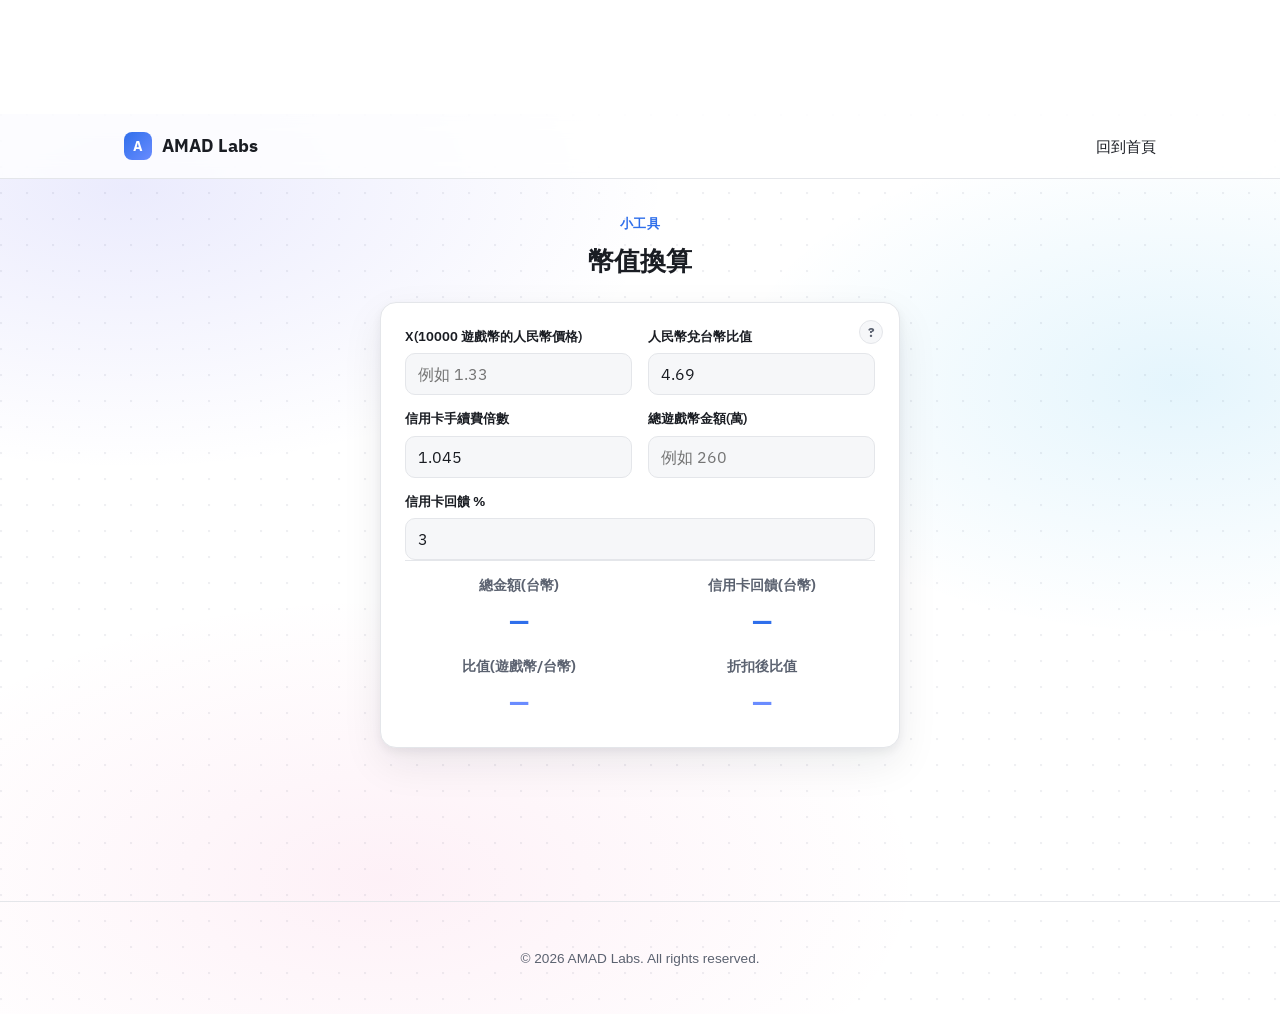
<file: currency/index.html>
<!DOCTYPE html>
<html lang="zh-Hant">
<head>
<meta charset="UTF-8">
<meta name="viewport" content="width=device-width, initial-scale=1.0">
<title>幣值換算 | AMAD Labs</title>
<link rel="preconnect" href="https://fonts.googleapis.com">
<link rel="preconnect" href="https://fonts.gstatic.com" crossorigin>
<link href="https://fonts.googleapis.com/css2?family=IBM+Plex+Sans:wght@400;500;600;700;800&family=IBM+Plex+Mono:wght@400;500&display=swap" rel="stylesheet">
<link rel="stylesheet" href="../assets/css/style.css">
<link rel="stylesheet" href="style.css">
</head>
<body>

<header class="site-header">
  <div class="container header-inner">
    <a href="../" class="logo">
      <span class="logo-mark" aria-hidden="true">A</span>
      <span>AMAD Labs</span>
    </a>
    <nav class="site-nav">
      <a href="../">回到首頁</a>
    </nav>
  </div>
</header>

<main class="currency-main">
  <div class="container">
    <section class="currency-intro">
      <p class="currency-eyebrow">小工具</p>
      <h1>幣值換算</h1>
    </section>

    <div class="currency-card">
      <div class="currency-card-head">
        <button type="button" class="currency-help-btn" id="helpBtn" aria-label="顯示計算公式" aria-expanded="false" title="顯示計算公式">?</button>
        <div class="currency-help-popup" id="helpPopup" hidden>
          比值(每 1 台幣可換遊戲幣) = 10000 ÷ X ÷ 人民幣兌台幣比值 ÷ 信用卡手續費倍數<br>
          總金額(台幣) = 總遊戲幣金額 ÷ 比值<br>
          信用卡回饋(台幣) = 總金額 × 回饋 %<br>
          折扣後比值 = 總遊戲幣金額 ÷ (總金額 − 信用卡回饋)
        </div>
      </div>

      <div class="currency-fields-grid">
        <div class="currency-field">
          <label for="inputX">X(10000 遊戲幣的人民幣價格)</label>
          <input type="number" id="inputX" inputmode="decimal" step="any" placeholder="例如 1.33">
        </div>

        <div class="currency-field">
          <label for="inputRate">人民幣兌台幣比值</label>
          <input type="number" id="inputRate" inputmode="decimal" step="any" value="4.69">
        </div>

        <div class="currency-field">
          <label for="inputFee">信用卡手續費倍數</label>
          <input type="number" id="inputFee" inputmode="decimal" step="any" value="1.045">
        </div>

        <div class="currency-field">
          <label for="inputTotalCurrency">總遊戲幣金額(萬)</label>
          <input type="number" id="inputTotalCurrency" inputmode="decimal" step="any" placeholder="例如 260">
        </div>

        <div class="currency-field currency-field-full">
          <label for="inputReward">信用卡回饋 %</label>
          <input type="number" id="inputReward" inputmode="decimal" step="any" value="3">
        </div>
      </div>

      <div class="currency-results-grid">
        <div class="currency-result currency-result-row1">
          <span class="currency-result-label">總金額(台幣)</span>
          <span class="currency-result-value" id="resultTotal">—</span>
        </div>
        <div class="currency-result currency-result-row1">
          <span class="currency-result-label">信用卡回饋(台幣)</span>
          <span class="currency-result-value" id="resultReward">—</span>
        </div>
        <div class="currency-result currency-result-row2">
          <span class="currency-result-label">比值(遊戲幣/台幣)</span>
          <span class="currency-result-value" id="resultY">—</span>
        </div>
        <div class="currency-result currency-result-row2">
          <span class="currency-result-label">折扣後比值</span>
          <span class="currency-result-value" id="resultNetY">—</span>
        </div>
      </div>
    </div>
  </div>
</main>

<footer class="site-footer">
  <div class="container">
    <p>© 2026 AMAD Labs. All rights reserved.</p>
  </div>
</footer>

<script>
  var helpBtn = document.getElementById("helpBtn");
  var helpPopup = document.getElementById("helpPopup");
  helpBtn.addEventListener("click", function (e) {
    e.stopPropagation();
    var willOpen = helpPopup.hidden;
    helpPopup.hidden = !willOpen;
    helpBtn.setAttribute("aria-expanded", willOpen ? "true" : "false");
  });
  document.addEventListener("click", function (e) {
    if (!helpPopup.hidden && e.target !== helpBtn) helpPopup.hidden = true;
  });

  var inputX = document.getElementById("inputX");
  var inputRate = document.getElementById("inputRate");
  var inputFee = document.getElementById("inputFee");
  var inputTotalCurrency = document.getElementById("inputTotalCurrency");
  var inputReward = document.getElementById("inputReward");
  var resultY = document.getElementById("resultY");
  var resultTotal = document.getElementById("resultTotal");
  var resultReward = document.getElementById("resultReward");
  var resultNetY = document.getElementById("resultNetY");

  function recalc() {
    var x = parseFloat(inputX.value);
    var rate = parseFloat(inputRate.value);
    var fee = parseFloat(inputFee.value);
    // Field is entered in 萬 (ten-thousands), e.g. 260 means 2,600,000.
    var totalCurrency = parseFloat(inputTotalCurrency.value) * 10000;
    var reward = parseFloat(inputReward.value);

    var y = null;
    if (x && rate && fee) {
      y = 10000 / x / rate / fee;
      resultY.textContent = y.toLocaleString("zh-Hant", { maximumFractionDigits: 4 });
    } else {
      resultY.textContent = "—";
    }

    // Y is "game currency per 1 TWD spent" — so the TWD cost of a given
    // amount of game currency is that amount divided by Y, not multiplied.
    var total = null;
    if (y && totalCurrency) {
      total = totalCurrency / y;
      resultTotal.textContent = "NT$" + total.toLocaleString("zh-Hant", { maximumFractionDigits: 2 });
    } else {
      resultTotal.textContent = "—";
    }

    var rewardAmount = null;
    if (total !== null && reward) {
      rewardAmount = total * (reward / 100);
      resultReward.textContent = "NT$" + rewardAmount.toLocaleString("zh-Hant", { maximumFractionDigits: 2 });
    } else {
      resultReward.textContent = "—";
    }

    // Same "game currency per TWD" ratio, but against the net cost after
    // the cashback comes back — the effective rate you actually paid.
    if (total !== null && rewardAmount !== null && totalCurrency) {
      var netTotal = total - rewardAmount;
      var netY = netTotal ? totalCurrency / netTotal : null;
      resultNetY.textContent = netY
        ? netY.toLocaleString("zh-Hant", { maximumFractionDigits: 4 })
        : "—";
    } else {
      resultNetY.textContent = "—";
    }
  }

  [inputX, inputRate, inputFee, inputTotalCurrency, inputReward].forEach(function (el) {
    el.addEventListener("input", recalc);
  });
</script>

</body>
</html>
</file>
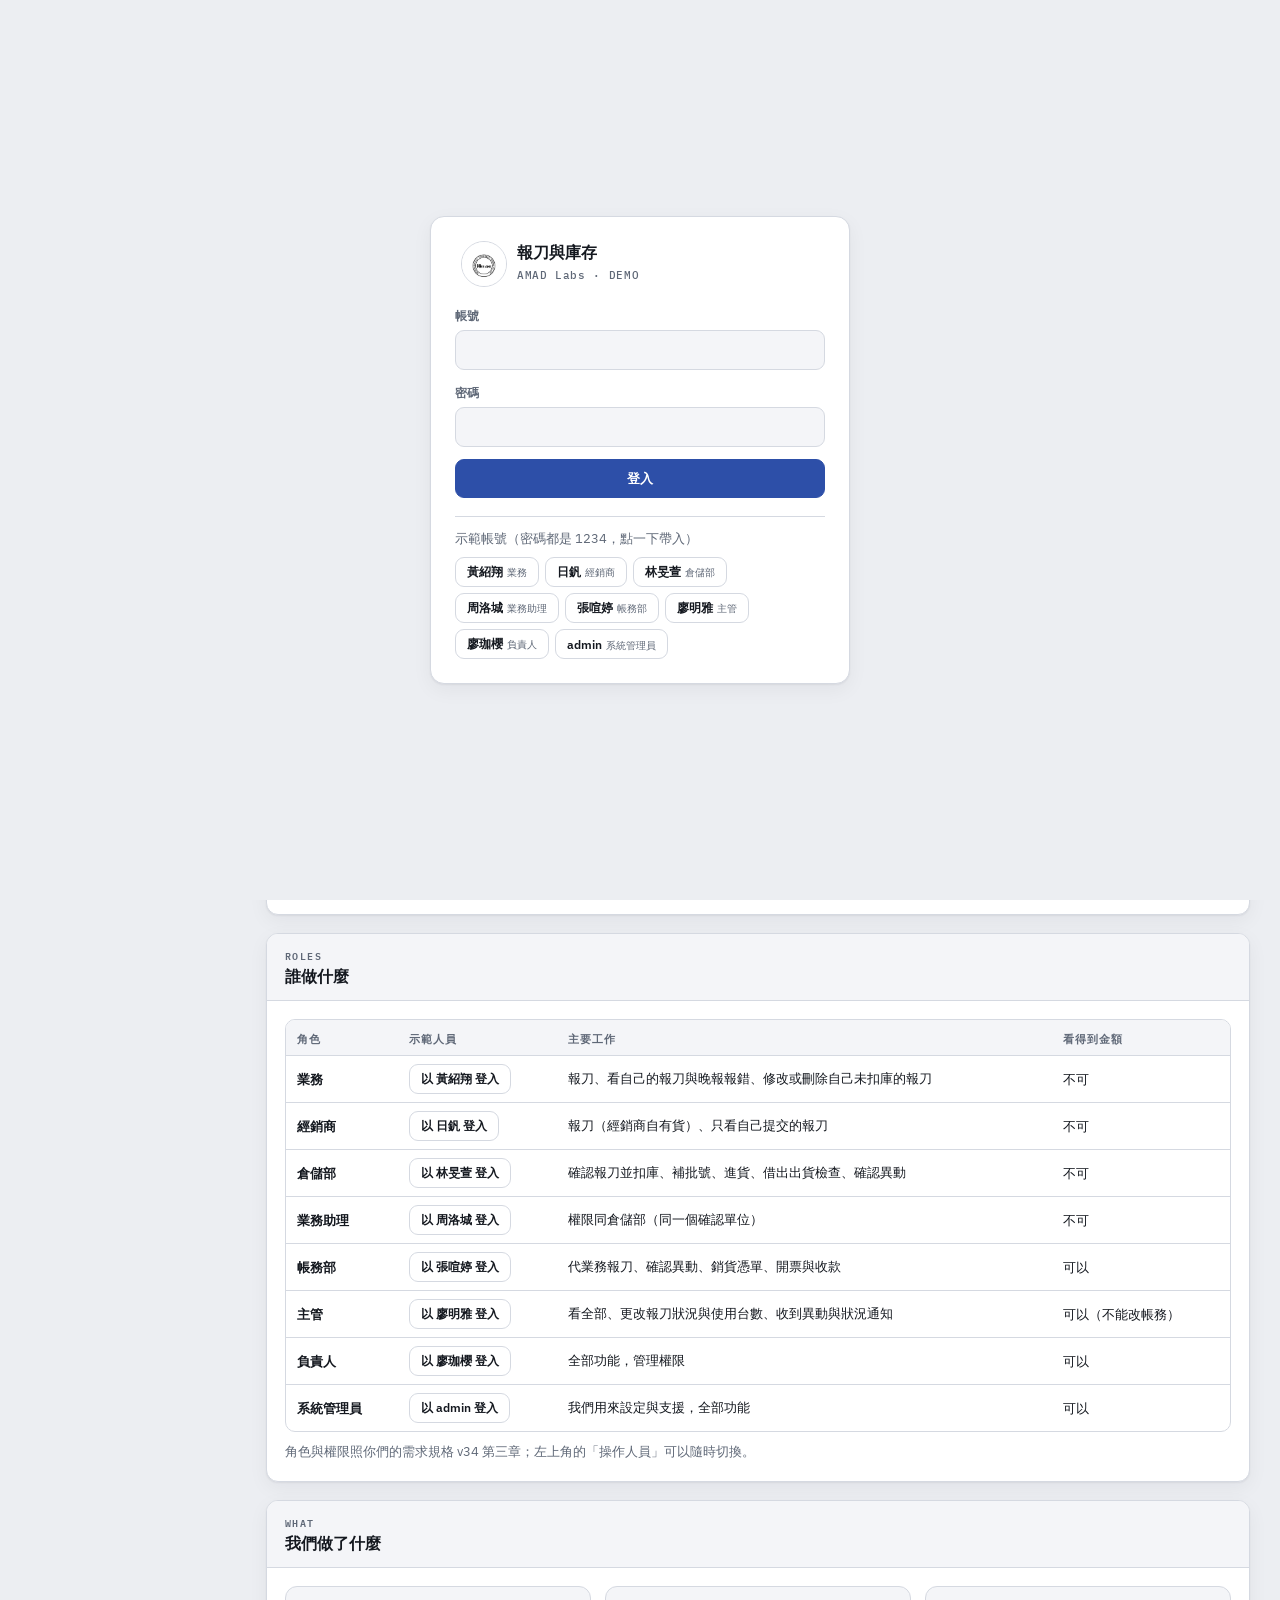
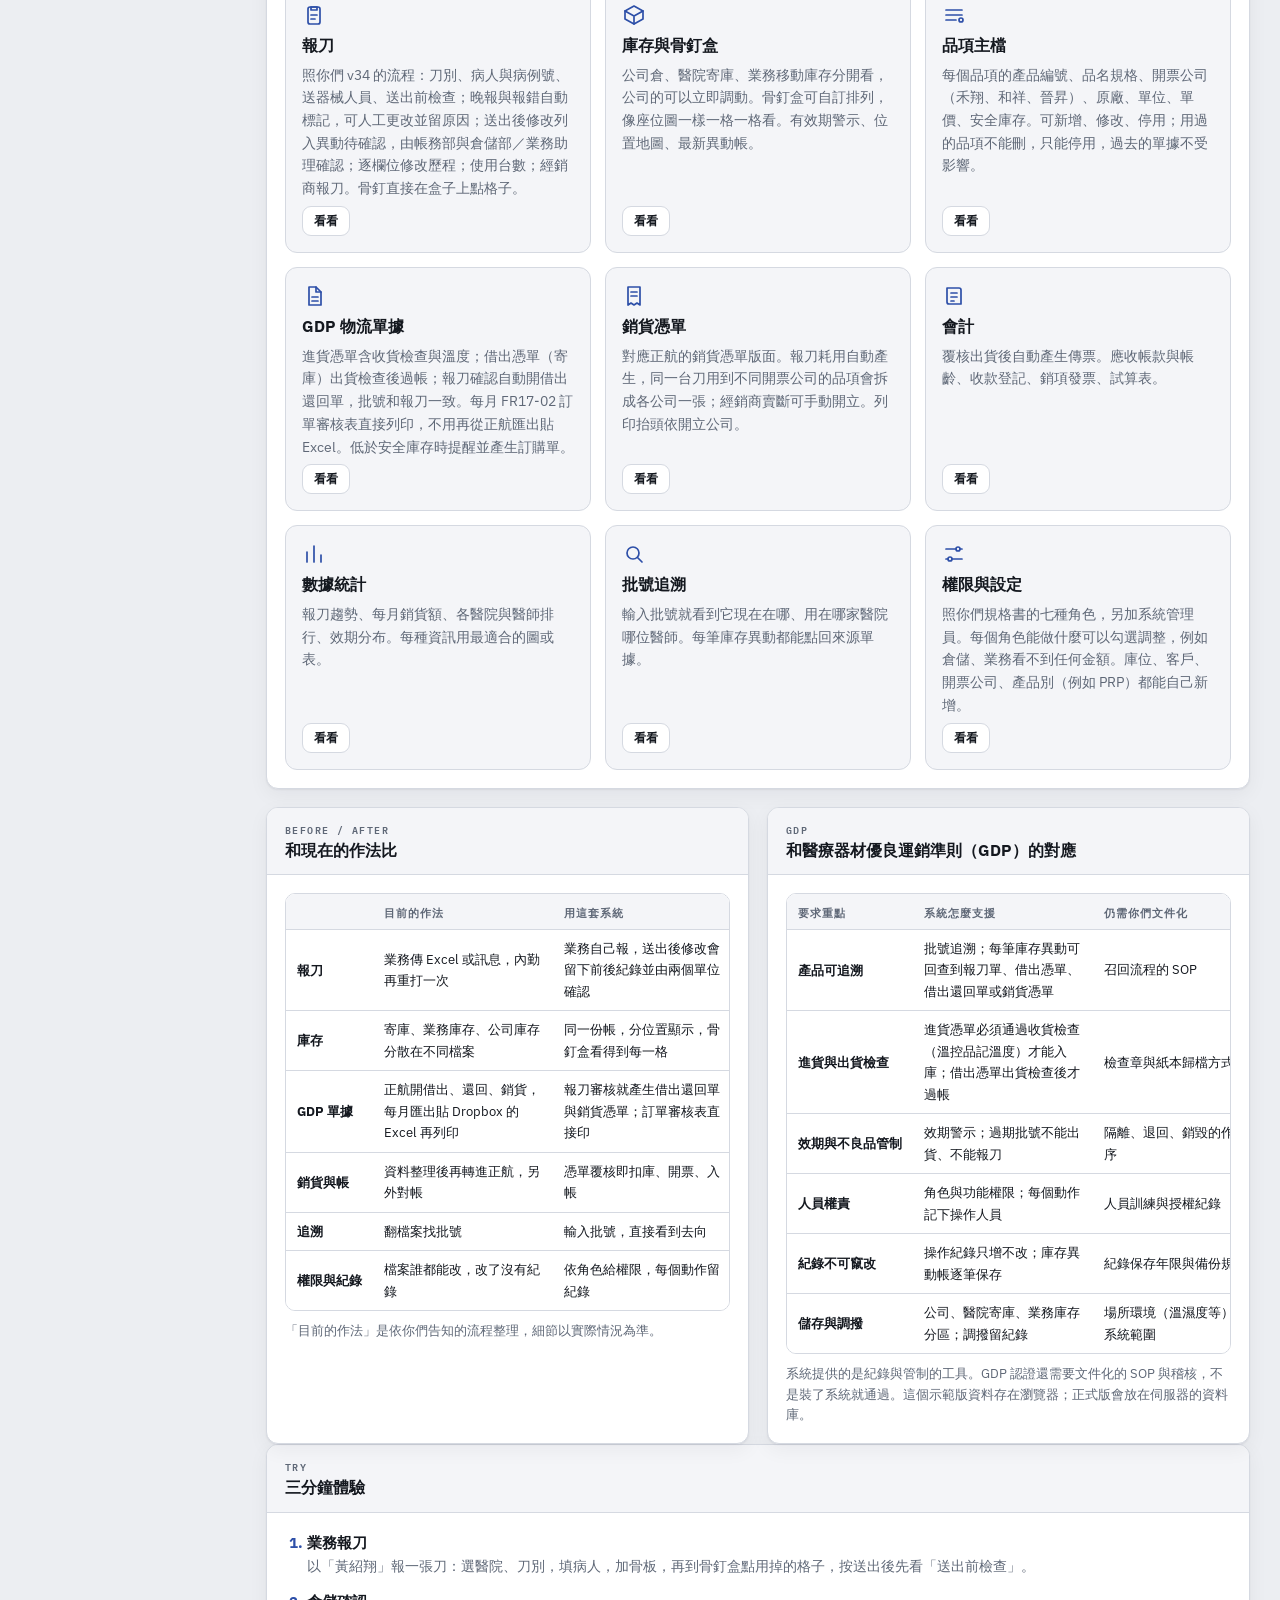
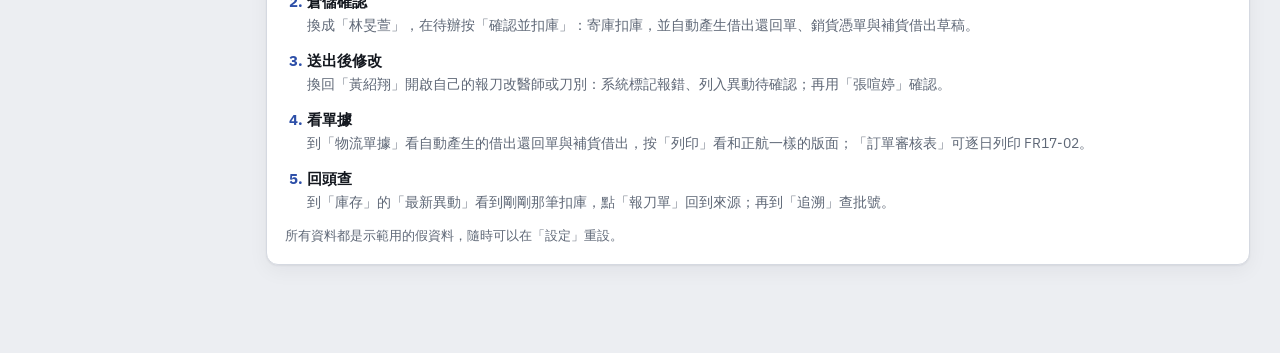
<file: hs-service-demo/index.html>
<!DOCTYPE html>
<html lang="zh-Hant">
<head>
<meta charset="UTF-8">
<meta name="viewport" content="width=device-width, initial-scale=1.0, viewport-fit=cover">
<meta name="robots" content="noindex">
<title>報刀與庫存系統 Demo | AMAD Labs</title>
<link rel="preconnect" href="https://fonts.googleapis.com">
<link rel="preconnect" href="https://fonts.gstatic.com" crossorigin>
<link href="https://fonts.googleapis.com/css2?family=IBM+Plex+Mono:wght@400;500;600&family=IBM+Plex+Sans:wght@400;500;600;700&display=swap" rel="stylesheet">
<link rel="icon" href="logo.png">
<link rel="manifest" href="manifest.webmanifest">
<meta name="theme-color" content="#2d4fa8">
<meta name="mobile-web-app-capable" content="yes">
<meta name="apple-mobile-web-app-capable" content="yes">
<meta name="apple-mobile-web-app-title" content="報刀庫存">
<meta name="apple-mobile-web-app-status-bar-style" content="default">
<link rel="apple-touch-icon" href="icon-192.png">
<link rel="stylesheet" href="style.css">
</head>
<body>

<div class="app">
  <aside class="side">
    <div class="brand">
      <span class="brand-mark logo"><img src="logo.png" alt="Hesiang Biotech"></span>
      <div><b>報刀與庫存</b><small>AMAD Labs · DEMO</small></div>
    </div>
    <nav class="nav" id="nav" aria-label="主選單"></nav>
    <div class="who">
      <label for="operator">操作人員（示範：可直接切換）</label>
      <select id="operator"></select>
      <span class="role-chip" id="roleChip"></span>
      <button type="button" class="btn btn-sm logout" data-act="logout">登出</button>
    </div>
  </aside>

  <main class="main">
    <header class="page-head" id="pageHead"></header>
    <div id="view"></div>
  </main>
</div>

<nav class="bottomnav" id="bottomnav" aria-label="主選單"></nav>
<dialog id="dlg"></dialog>
<div id="toast" class="toast" role="status" hidden></div>
<div id="login" class="login" hidden></div>

<script src="logic.js"></script>
<script src="tw-map.js"></script>
<script src="app.js"></script>
<script>if ("serviceWorker" in navigator) window.addEventListener("load", function () { navigator.serviceWorker.register("sw.js").catch(function () {}); });</script>
</body>
</html>
</file>
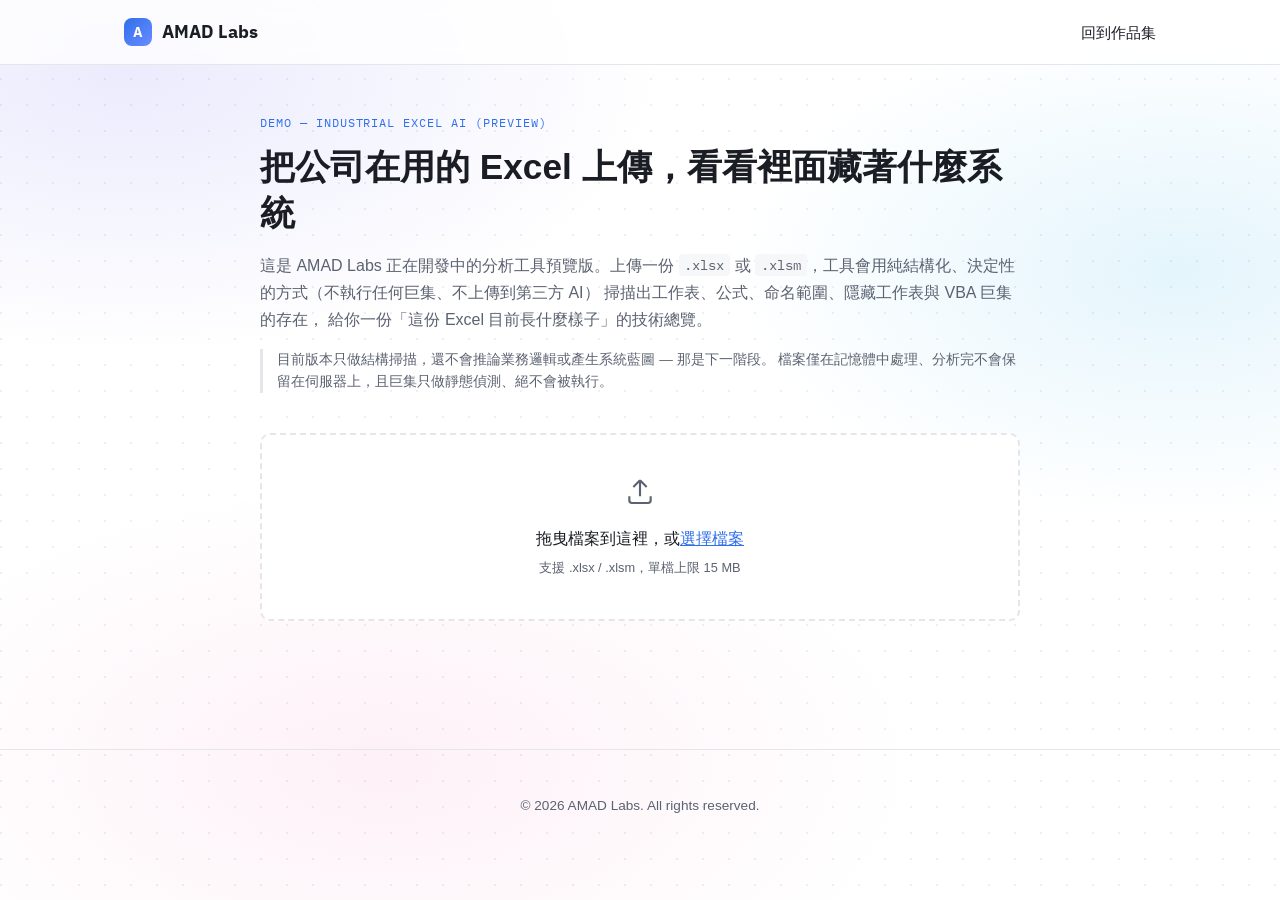
<file: iea/index.html>
<!DOCTYPE html>
<html lang="zh-Hant">
<head>
<meta charset="UTF-8">
<meta name="viewport" content="width=device-width, initial-scale=1.0">
<title>Industrial Excel AI | AMAD Labs</title>
<link rel="preconnect" href="https://fonts.googleapis.com">
<link rel="preconnect" href="https://fonts.gstatic.com" crossorigin>
<link href="https://fonts.googleapis.com/css2?family=IBM+Plex+Sans:wght@400;500;600;700;800&family=IBM+Plex+Mono:wght@400;500&display=swap" rel="stylesheet">
<link rel="stylesheet" href="../assets/css/style.css">
<link rel="stylesheet" href="style.css">
</head>
<body>

<header class="site-header">
  <div class="container header-inner">
    <a href="../" class="logo">
      <span class="logo-mark" aria-hidden="true">A</span>
      <span>AMAD Labs</span>
    </a>
    <nav class="site-nav">
      <a href="../#projects">回到作品集</a>
    </nav>
  </div>
</header>

<main class="iea-main">
  <div class="container">

    <section class="iea-intro">
      <p class="iea-eyebrow">DEMO — Industrial Excel AI (Preview)</p>
      <h1>把公司在用的 Excel 上傳，看看裡面藏著什麼系統</h1>
      <p class="iea-sub">
        這是 AMAD Labs 正在開發中的分析工具預覽版。上傳一份 <code>.xlsx</code> 或
        <code>.xlsm</code>，工具會用純結構化、決定性的方式（不執行任何巨集、不上傳到第三方 AI）
        掃描出工作表、公式、命名範圍、隱藏工作表與 VBA 巨集的存在，
        給你一份「這份 Excel 目前長什麼樣子」的技術總覽。
      </p>
      <p class="iea-note">
        目前版本只做結構掃描，還不會推論業務邏輯或產生系統藍圖 — 那是下一階段。
        檔案僅在記憶體中處理、分析完不會保留在伺服器上，且巨集只做靜態偵測、絕不會被執行。
      </p>
    </section>

    <section class="iea-upload-card">
      <div class="iea-dropzone" id="dropzone">
        <input type="file" id="fileInput" accept=".xlsx,.xlsm" hidden>
        <div class="iea-dropzone-icon" aria-hidden="true">
          <svg viewBox="0 0 24 24" width="32" height="32" fill="none" stroke="currentColor" stroke-width="1.6">
            <path d="M12 16V4M12 4L7 9M12 4l5 5"/>
            <path d="M4 16v3a2 2 0 002 2h12a2 2 0 002-2v-3"/>
          </svg>
        </div>
        <p class="iea-dropzone-text">拖曳檔案到這裡，或<button type="button" class="iea-browse-btn" id="browseBtn">選擇檔案</button></p>
        <p class="iea-dropzone-hint">支援 .xlsx / .xlsm，單檔上限 15 MB</p>
      </div>
      <p class="iea-status" id="statusMsg" hidden></p>
    </section>

    <section class="iea-result" id="resultSection" hidden>
      <div class="iea-result-head">
        <h2 id="resultFilename"></h2>
        <span class="iea-badge" id="resultFileType"></span>
      </div>

      <div class="iea-stat-grid">
        <div class="iea-stat"><span class="iea-stat-value" id="statSheets">–</span><span class="iea-stat-label">工作表</span></div>
        <div class="iea-stat"><span class="iea-stat-value" id="statFormulas">–</span><span class="iea-stat-label">公式數</span></div>
        <div class="iea-stat"><span class="iea-stat-value" id="statHidden">–</span><span class="iea-stat-label">隱藏工作表</span></div>
        <div class="iea-stat"><span class="iea-stat-value" id="statNamedRanges">–</span><span class="iea-stat-label">命名範圍</span></div>
        <div class="iea-stat"><span class="iea-stat-value" id="statVba">–</span><span class="iea-stat-label">VBA 巨集</span></div>
      </div>

      <div class="iea-table-wrap">
        <table class="iea-table" id="sheetsTable">
          <thead>
            <tr>
              <th>工作表</th>
              <th>狀態</th>
              <th>列數</th>
              <th>欄數</th>
              <th>公式數</th>
              <th>欄位名稱</th>
            </tr>
          </thead>
          <tbody id="sheetsTableBody"></tbody>
        </table>
      </div>

      <div class="iea-named-ranges" id="namedRangesBlock" hidden>
        <h3>命名範圍</h3>
        <ul id="namedRangesList"></ul>
      </div>

      <div class="iea-warnings" id="warningsBlock" hidden>
        <h3>分析備註</h3>
        <ul id="warningsList"></ul>
      </div>
    </section>

  </div>
</main>

<footer class="site-footer">
  <div class="container">
    <p>© 2026 AMAD Labs. All rights reserved.</p>
  </div>
</footer>

<script src="script.js"></script>
</body>
</html>
</file>
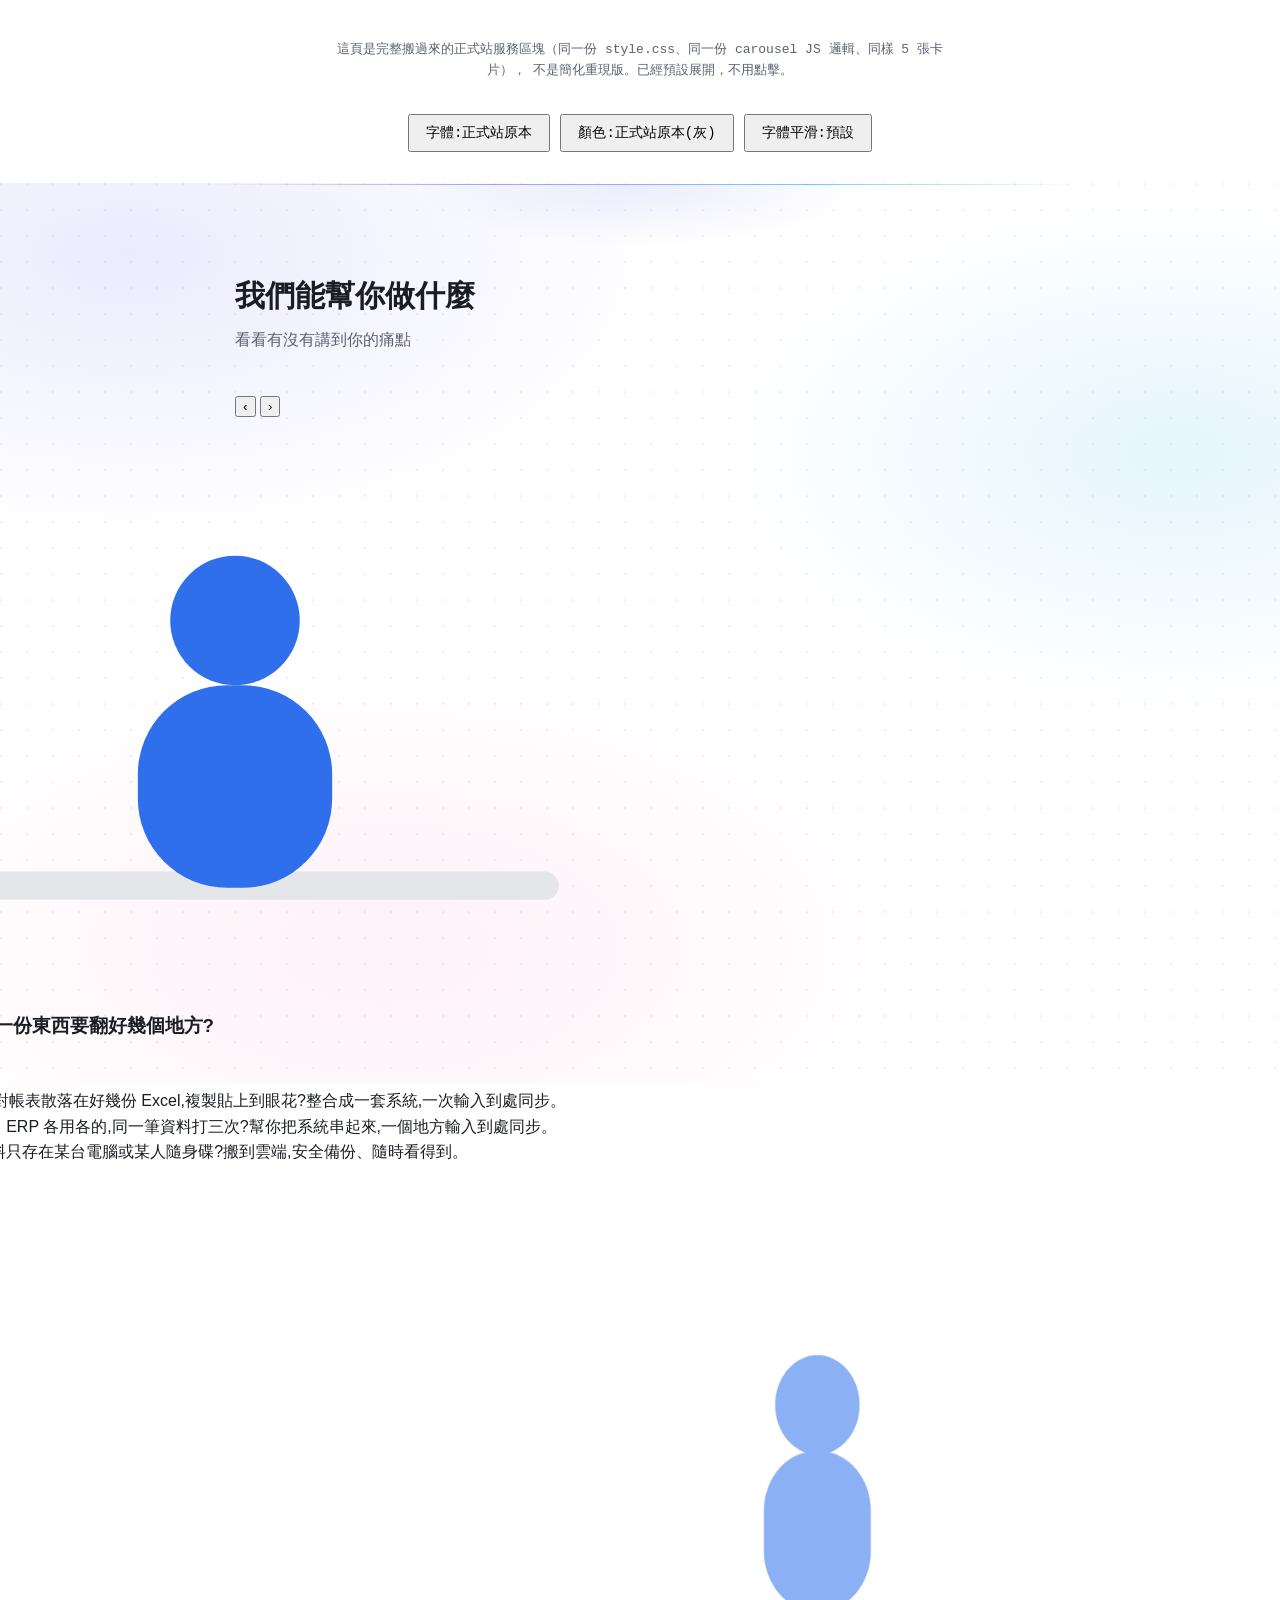
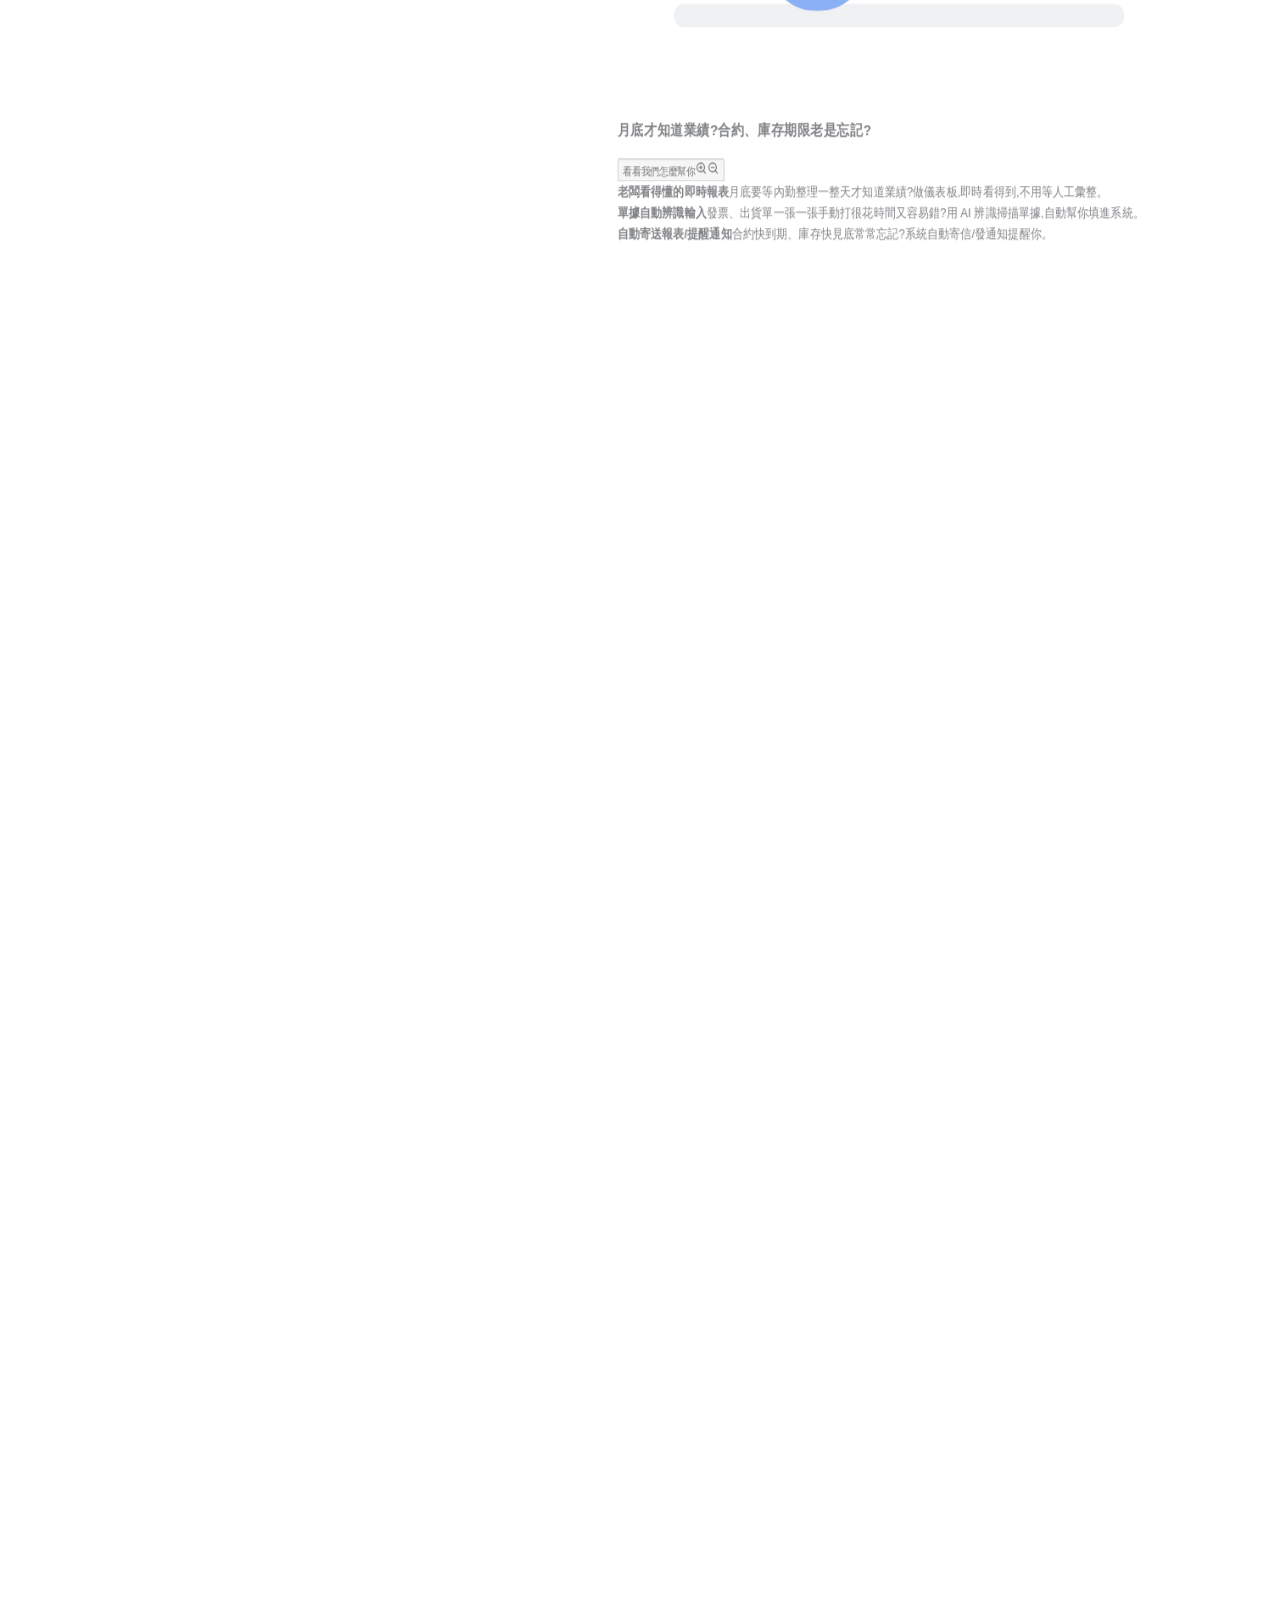
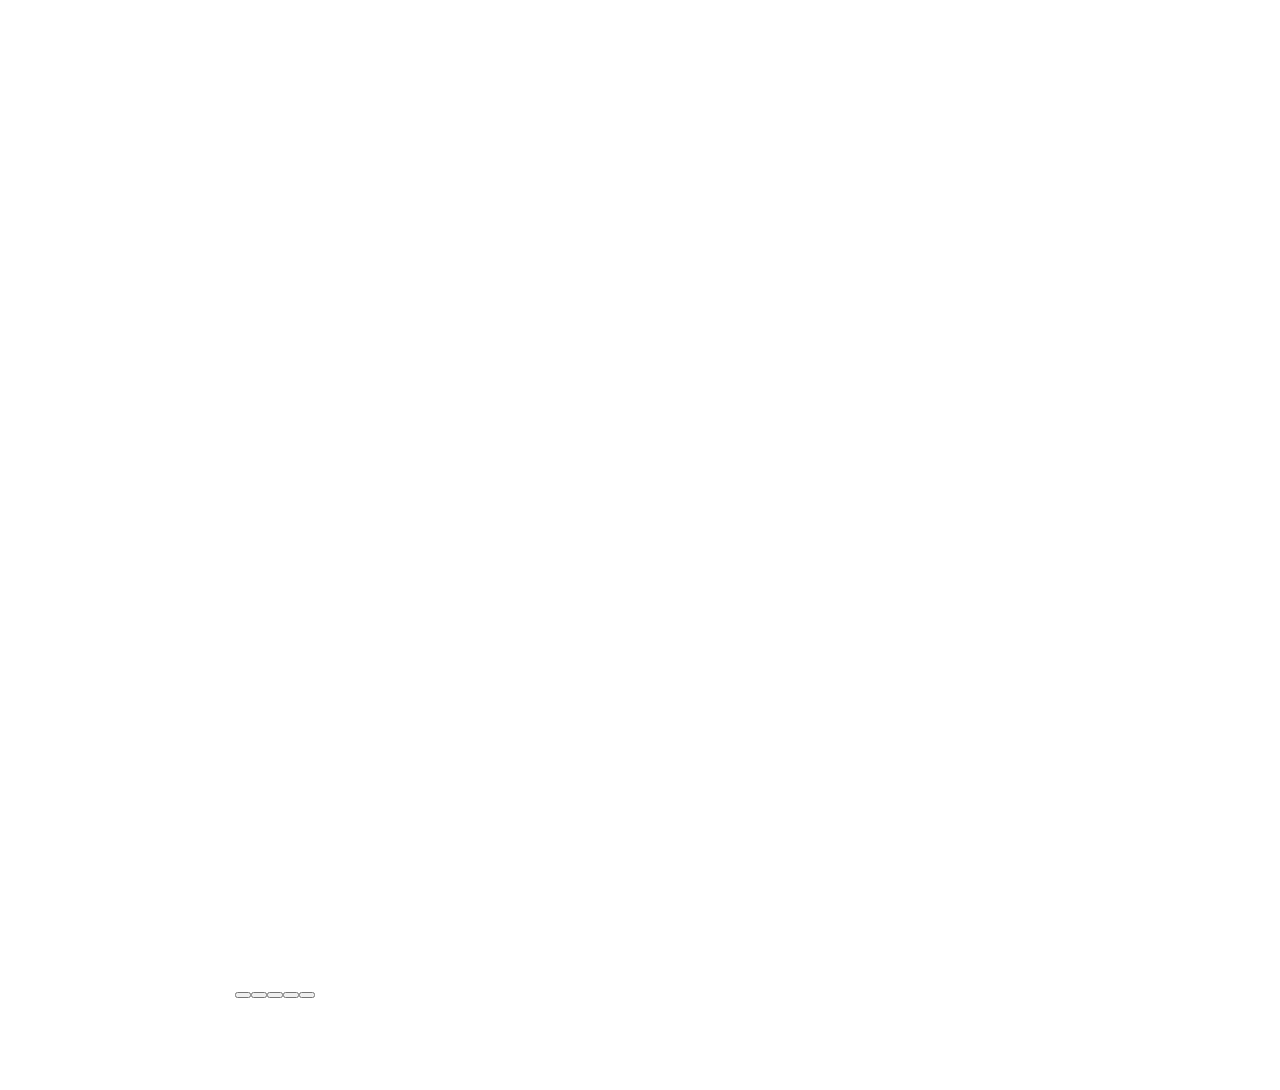
<file: demo/carousel-full.html>
<!DOCTYPE html>
<html lang="zh-Hant">
<head>
<meta charset="UTF-8">
<title>Full Carousel Debug</title>
<script>document.write('<link rel="stylesheet" href="../assets/css/style.css?v=' + Date.now() + '">');</script>
<style>
  body { padding-top: 40px; }
  .debug-note {
    max-width: 640px;
    margin: 0 auto 32px;
    text-align: center;
    color: var(--color-text-muted);
    font: 13px/1.6 monospace;
  }
  /* Font-stack isolation test: force everything to the plain system
     sans-serif stack (no "IBM Plex Sans"/"IBM Plex Mono") to check
     whether a locally-installed font with poor CJK fallback hinting
     is the actual cause of the blur. */
  body.font-test-on, body.font-test-on * {
    font-family: -apple-system, BlinkMacSystemFont, "Segoe UI", "PingFang TC", "Microsoft JhengHei", Roboto, Helvetica, Arial, sans-serif !important;
  }
  /* Text-color test: light gray on near-black can look "blurry" purely
     from anti-aliasing halation (a rendering/contrast effect, not an
     actual blur) — cycle through a few colors to check. */
  body.color-test-white *, body.color-test-white { color: #ffffff !important; }
  body.color-test-offwhite *, body.color-test-offwhite { color: #e8eaed !important; }
  body.color-test-yellow *, body.color-test-yellow { color: #ffd54a !important; }
  /* Font-smoothing test: subpixel AA can look "heavier"/blurrier for
     light-on-dark text than grayscale AA. */
  body.smooth-test * {
    -webkit-font-smoothing: antialiased !important;
    -moz-osx-font-smoothing: grayscale !important;
  }
  /* GPU/compositor test: if ANY element on the page uses backdrop-filter,
     some GPU drivers fall back to a lower-quality rendering path for the
     WHOLE page, not just that element — which could blur totally
     unrelated plain text too. Kill every backdrop-filter to check. */
  body.no-blur-test * {
    backdrop-filter: none !important;
    -webkit-backdrop-filter: none !important;
  }
</style>
</head>
<body>

<p class="debug-note">
  這頁是完整搬過來的正式站服務區塊（同一份 style.css、同一份 carousel JS 邏輯、同樣 5 張卡片），
  不是簡化重現版。已經預設展開，不用點擊。
</p>
<p style="text-align:center; margin-bottom:32px; display:flex; gap:10px; justify-content:center; flex-wrap:wrap;">
  <button id="fontTestToggle" style="font:14px monospace; padding:8px 16px; cursor:pointer;">字體:正式站原本</button>
  <button id="colorTestBtn" style="font:14px monospace; padding:8px 16px; cursor:pointer;">顏色:正式站原本(灰)</button>
  <button id="smoothTestToggle" style="font:14px monospace; padding:8px 16px; cursor:pointer;">字體平滑:預設</button>
</p>
<script>
  document.getElementById("fontTestToggle").addEventListener("click", function () {
    var on = document.body.classList.toggle("font-test-on");
    this.textContent = "字體:" + (on ? "純系統字體" : "正式站原本");
  });

  var colorStates = ["", "color-test-white", "color-test-offwhite", "color-test-yellow"];
  var colorLabels = ["正式站原本(灰)", "純白 #fff", "偏白 #e8eaed", "黃色(對照組)"];
  var colorIdx = 0;
  document.getElementById("colorTestBtn").addEventListener("click", function () {
    if (colorStates[colorIdx]) document.body.classList.remove(colorStates[colorIdx]);
    colorIdx = (colorIdx + 1) % colorStates.length;
    if (colorStates[colorIdx]) document.body.classList.add(colorStates[colorIdx]);
    this.textContent = "顏色:" + colorLabels[colorIdx];
  });

  document.getElementById("smoothTestToggle").addEventListener("click", function () {
    var on = document.body.classList.toggle("smooth-test");
    this.textContent = "字體平滑:" + (on ? "antialiased/grayscale" : "預設");
  });
</script>

<section id="services" class="section snap-section" style="min-height:auto;">
  <div class="container">
    <h2 class="section-title">我們能幫你做什麼</h2>
    <p class="section-subtitle">看看有沒有講到你的痛點</p>

    <div class="cat-carousel">
      <button class="cat-nav-btn cat-nav-prev" id="catPrev" aria-label="上一個">‹</button>
      <button class="cat-nav-btn cat-nav-next" id="catNext" aria-label="下一個">›</button>

      <div class="cat-stage" id="catStage">

      <article class="cat-card">
        <div class="cat-illustration" aria-hidden="true">
          <svg viewBox="0 0 200 140" fill="none" xmlns="http://www.w3.org/2000/svg">
            <rect x="20" y="112" width="160" height="7" rx="3.5" fill="var(--color-border)"/>
            <rect x="76" y="66" width="48" height="50" rx="22" fill="var(--color-accent)"/>
            <circle cx="100" cy="50" r="16" fill="var(--color-accent)"/>
          </svg>
        </div>
        <h3 class="cat-question">資料散落各地?想找一份東西要翻好幾個地方?</h3>
        <button class="cat-expand-btn"><span>看看我們怎麼幫你</span><svg class="icon-zoom-in" viewBox="0 0 24 24" width="17" height="17" fill="none" stroke="currentColor" stroke-width="2" stroke-linecap="round" stroke-linejoin="round" aria-hidden="true"><circle cx="11" cy="11" r="7.5"/><line x1="20.5" y1="20.5" x2="16" y2="16"/><line x1="11" y1="8" x2="11" y2="14"/><line x1="8" y1="11" x2="14" y2="11"/></svg><svg class="icon-zoom-out" viewBox="0 0 24 24" width="17" height="17" fill="none" stroke="currentColor" stroke-width="2" stroke-linecap="round" stroke-linejoin="round" aria-hidden="true"><circle cx="11" cy="11" r="7.5"/><line x1="20.5" y1="20.5" x2="16" y2="16"/><line x1="8" y1="11" x2="14" y2="11"/></svg></button>
        <div class="cat-chips">
            <div class="chip"><strong>告別 Excel 地獄</strong><span>報表、對帳表散落在好幾份 Excel,複製貼上到眼花?整合成一套系統,一次輸入到處同步。</span></div>
            <div class="chip"><strong>系統互相打通</strong><span>會計軟體、ERP 各用各的,同一筆資料打三次?幫你把系統串起來,一個地方輸入到處同步。</span></div>
            <div class="chip"><strong>資料雲端化備份</strong><span>重要資料只存在某台電腦或某人隨身碟?搬到雲端,安全備份、隨時看得到。</span></div>
        </div>
      </article>

      <article class="cat-card">
        <div class="cat-illustration" aria-hidden="true">
          <svg viewBox="0 0 200 140" fill="none" xmlns="http://www.w3.org/2000/svg">
            <rect x="20" y="112" width="160" height="7" rx="3.5" fill="var(--color-border)"/>
            <rect x="52" y="66" width="38" height="48" rx="18" fill="var(--color-accent)"/>
            <circle cx="71" cy="52" r="15" fill="var(--color-accent)"/>
          </svg>
        </div>
        <h3 class="cat-question">月底才知道業績?合約、庫存期限老是忘記?</h3>
        <button class="cat-expand-btn"><span>看看我們怎麼幫你</span><svg class="icon-zoom-in" viewBox="0 0 24 24" width="17" height="17" fill="none" stroke="currentColor" stroke-width="2" stroke-linecap="round" stroke-linejoin="round" aria-hidden="true"><circle cx="11" cy="11" r="7.5"/><line x1="20.5" y1="20.5" x2="16" y2="16"/><line x1="11" y1="8" x2="11" y2="14"/><line x1="8" y1="11" x2="14" y2="11"/></svg><svg class="icon-zoom-out" viewBox="0 0 24 24" width="17" height="17" fill="none" stroke="currentColor" stroke-width="2" stroke-linecap="round" stroke-linejoin="round" aria-hidden="true"><circle cx="11" cy="11" r="7.5"/><line x1="20.5" y1="20.5" x2="16" y2="16"/><line x1="8" y1="11" x2="14" y2="11"/></svg></button>
        <div class="cat-chips">
            <div class="chip"><strong>老闆看得懂的即時報表</strong><span>月底要等內勤整理一整天才知道業績?做儀表板,即時看得到,不用等人工彙整。</span></div>
            <div class="chip"><strong>單據自動辨識輸入</strong><span>發票、出貨單一張一張手動打很花時間又容易錯?用 AI 辨識掃描單據,自動幫你填進系統。</span></div>
            <div class="chip"><strong>自動寄送報表/提醒通知</strong><span>合約快到期、庫存快見底常常忘記?系統自動寄信/發通知提醒你。</span></div>
        </div>
      </article>

      <article class="cat-card">
        <div class="cat-illustration" aria-hidden="true">
          <svg viewBox="0 0 200 140" fill="none" xmlns="http://www.w3.org/2000/svg">
            <rect x="20" y="112" width="160" height="7" rx="3.5" fill="var(--color-border)"/>
            <rect x="80" y="66" width="40" height="50" rx="18" fill="var(--color-accent)"/>
            <circle cx="100" cy="50" r="16" fill="var(--color-accent)"/>
          </svg>
        </div>
        <h3 class="cat-question">客戶訊息回不完?半夜假日還要顧著手機?</h3>
        <button class="cat-expand-btn"><span>看看我們怎麼幫你</span><svg class="icon-zoom-in" viewBox="0 0 24 24" width="17" height="17" fill="none" stroke="currentColor" stroke-width="2" stroke-linecap="round" stroke-linejoin="round" aria-hidden="true"><circle cx="11" cy="11" r="7.5"/><line x1="20.5" y1="20.5" x2="16" y2="16"/><line x1="11" y1="8" x2="11" y2="14"/><line x1="8" y1="11" x2="14" y2="11"/></svg><svg class="icon-zoom-out" viewBox="0 0 24 24" width="17" height="17" fill="none" stroke="currentColor" stroke-width="2" stroke-linecap="round" stroke-linejoin="round" aria-hidden="true"><circle cx="11" cy="11" r="7.5"/><line x1="20.5" y1="20.5" x2="16" y2="16"/><line x1="8" y1="11" x2="14" y2="11"/></svg></button>
        <div class="cat-chips">
            <div class="chip"><strong>AI 智能客服</strong><span>客戶一直問一樣的問題、電話接不完?AI 客服 24 小時先擋第一輪,員工只處理真正需要人處理的事。</span></div>
            <div class="chip"><strong>LINE 官方帳號機器人</strong><span>客戶在 LINE 問東問西要隨時待命回?機器人自動回覆常見問題、接受預約或下單。</span></div>
            <div class="chip"><strong>企業官網/形象網站</strong><span>客戶想查公司結果沒有網站,或舊網站又醜又不能手機看?做一個看起來專業的官網。</span></div>
            <div class="chip"><strong>讓客戶在 Google 找得到你</strong><span>官網做好了但搜尋都找不到,被同業擋在前面?基本 SEO 優化增加曝光。</span></div>
        </div>
      </article>

      <article class="cat-card">
        <div class="cat-illustration" aria-hidden="true">
          <svg viewBox="0 0 200 140" fill="none" xmlns="http://www.w3.org/2000/svg">
            <rect x="20" y="112" width="160" height="7" rx="3.5" fill="var(--color-border)"/>
            <path d="M22 78h34a8 8 0 018 8v6a8 8 0 01-8 8H22z" fill="var(--color-text-muted)" opacity="0.85"/>
            <rect x="86" y="52" width="28" height="34" rx="3" fill="var(--color-accent)"/>
          </svg>
        </div>
        <h3 class="cat-question">同一張單子要打兩三次?流程卡來卡去?</h3>
        <button class="cat-expand-btn"><span>看看我們怎麼幫你</span><svg class="icon-zoom-in" viewBox="0 0 24 24" width="17" height="17" fill="none" stroke="currentColor" stroke-width="2" stroke-linecap="round" stroke-linejoin="round" aria-hidden="true"><circle cx="11" cy="11" r="7.5"/><line x1="20.5" y1="20.5" x2="16" y2="16"/><line x1="11" y1="8" x2="11" y2="14"/><line x1="8" y1="11" x2="14" y2="11"/></svg><svg class="icon-zoom-out" viewBox="0 0 24 24" width="17" height="17" fill="none" stroke="currentColor" stroke-width="2" stroke-linecap="round" stroke-linejoin="round" aria-hidden="true"><circle cx="11" cy="11" r="7.5"/><line x1="20.5" y1="20.5" x2="16" y2="16"/><line x1="8" y1="11" x2="14" y2="11"/></svg></button>
        <div class="cat-chips">
            <div class="chip"><strong>表單線上化</strong><span>業務用紙本、LINE 傳單子,內勤要重打一次?搬到線上,一次輸入不用重複打字。</span></div>
            <div class="chip"><strong>預約/排程系統</strong><span>電話、LINE、現場都在約時間常搞混?線上預約系統,客戶自己選時間不撞期。</span></div>
            <div class="chip"><strong>庫存/進銷存管理系統</strong><span>庫存夠不夠都憑印象或翻 Excel?系統即時準確,快沒貨自動提醒。</span></div>
            <div class="chip"><strong>多分店/多據點資料整合</strong><span>每家分店各自記帳,總部要等回報才知道狀況?整合起來即時看得到。</span></div>
        </div>
      </article>

      <article class="cat-card">
        <div class="cat-illustration" aria-hidden="true">
          <svg viewBox="0 0 200 140" fill="none" xmlns="http://www.w3.org/2000/svg">
            <rect x="20" y="112" width="160" height="7" rx="3.5" fill="var(--color-border)"/>
            <rect x="48" y="66" width="38" height="48" rx="18" fill="var(--color-accent)"/>
            <circle cx="67" cy="52" r="15" fill="var(--color-accent)"/>
          </svg>
        </div>
        <h3 class="cat-question">重複的工作做不完,想加人又加不起?</h3>
        <button class="cat-expand-btn"><span>看看我們怎麼幫你</span><svg class="icon-zoom-in" viewBox="0 0 24 24" width="17" height="17" fill="none" stroke="currentColor" stroke-width="2" stroke-linecap="round" stroke-linejoin="round" aria-hidden="true"><circle cx="11" cy="11" r="7.5"/><line x1="20.5" y1="20.5" x2="16" y2="16"/><line x1="11" y1="8" x2="11" y2="14"/><line x1="8" y1="11" x2="14" y2="11"/></svg><svg class="icon-zoom-out" viewBox="0 0 24 24" width="17" height="17" fill="none" stroke="currentColor" stroke-width="2" stroke-linecap="round" stroke-linejoin="round" aria-hidden="true"><circle cx="11" cy="11" r="7.5"/><line x1="20.5" y1="20.5" x2="16" y2="16"/><line x1="8" y1="11" x2="14" y2="11"/></svg></button>
        <div class="cat-chips">
            <div class="chip"><strong>用 AI 做原本要很多人做的事</strong><span>資料分析、文件整理這些重複工作交給 AI 先做一輪,同樣人力做更多事,不用一直加人。</span></div>
            <div class="chip"><strong>網路資料自動蒐集(爬蟲)</strong><span>同業價格、競品動態每次要人工一家家查?自動蒐集整理,定期更新給你看。</span></div>
        </div>
      </article>

      </div>

      <div class="cat-dots" id="catDots"></div>
    </div>
  </div>
</section>

<script>
  function initServicesCarousel() {
    var carousel = document.querySelector(".cat-carousel");
    var stage = document.getElementById("catStage");
    var dotsWrap = document.getElementById("catDots");
    var prevBtn = document.getElementById("catPrev");
    var nextBtn = document.getElementById("catNext");
    if (!stage || !dotsWrap || !prevBtn || !nextBtn) return;

    var cards = Array.prototype.slice.call(stage.querySelectorAll(".cat-card"));
    var n = cards.length;
    if (!n) return;
    var active = 0;
    var expanded = false;
    var flipInProgress = false;

    cards.forEach(function (card, i) {
      var dot = document.createElement("button");
      dot.type = "button";
      dot.setAttribute("aria-label", "第 " + (i + 1) + " 項,共 " + n + " 項");
      dot.addEventListener("click", function () { goTo(i); });
      dotsWrap.appendChild(dot);
    });
    var dots = Array.prototype.slice.call(dotsWrap.children);

    function transformFor(d) {
      if (d === 0) {
        return { transform: "translateX(-50%)", opacity: 1, z: 3, interactive: true };
      }
      if (d === -1) {
        return { transform: "translateX(-132%) translateZ(-160px) rotateY(-32deg) scale(0.82)", opacity: 0.55, z: 2, interactive: true };
      }
      if (d === 1) {
        return { transform: "translateX(32%) translateZ(-160px) rotateY(32deg) scale(0.82)", opacity: 0.55, z: 2, interactive: true };
      }
      if (d < 0) {
        return { transform: "translateX(-205%) translateZ(-320px) rotateY(-48deg) scale(0.62)", opacity: 0.3, z: 1, interactive: true };
      }
      return { transform: "translateX(105%) translateZ(-320px) rotateY(48deg) scale(0.62)", opacity: 0.3, z: 1, interactive: true };
    }

    // The active card's expand/collapse is animated by staying in ONE real
    // layout (small OR big — never both) for the whole motion, and only
    // animating a transform: scale() around that fixed layout. The real
    // width/padding/font-size swap happens as an instant, transition-less
    // jump BEFORE the motion starts (masked by the click itself) rather
    // than after it ends — because swapping layouts mid-flight means the
    // text wraps differently at the small vs. big size (subpixel/kerning
    // drift), and doing that swap right as the animation *settles* is the
    // most noticeable possible moment for a line to visibly re-wrap.
    var SHRINK = 1 / 1.5;

    function withNoTransition(card, fn) {
      card.classList.add("is-flip-instant");
      fn();
      void card.offsetWidth;
      card.classList.remove("is-flip-instant");
    }

    function animateExpand(card) {
      flipInProgress = true;
      // Jump straight to the real big layout (so text wraps correctly for
      // its final size from the start) but fake "still small" with a
      // scale(), instantly — no visible change yet.
      withNoTransition(card, function () {
        card.classList.add("is-expanded");
        card.style.zIndex = 10;
        card.style.transform = "translateX(-50%) scale(" + SHRINK + ")";
      });
      // Next frame: animate the scale back up to 1 — the layout itself
      // never changes during this motion, so there's nothing to re-wrap.
      requestAnimationFrame(function () {
        card.style.transform = "translateX(-50%) scale(1)";
      });
      function onEnd(e) {
        if (e.target !== card || e.propertyName !== "transform") return;
        card.removeEventListener("transitionend", onEnd);
        withNoTransition(card, function () { card.style.transform = "translateX(-50%)"; });
        flipInProgress = false;
      }
      card.addEventListener("transitionend", onEnd);
    }

    function animateCollapse(card) {
      flipInProgress = true;
      // Stay in the big real layout for the entire shrink motion; only
      // swap back to the small real layout once it's already visually
      // shrunk down to (almost) the same size, so there's nothing to pop.
      card.style.transform = "translateX(-50%) scale(" + SHRINK + ")";
      function onEnd(e) {
        if (e.target !== card || e.propertyName !== "transform") return;
        card.removeEventListener("transitionend", onEnd);
        withNoTransition(card, function () {
          card.classList.remove("is-expanded");
          card.style.transform = "translateX(-50%)";
          card.style.zIndex = 3;
        });
        flipInProgress = false;
      }
      card.addEventListener("transitionend", onEnd);
    }

    function setExpanded(next) {
      if (next === expanded) return;
      expanded = next;
      var card = cards[active];
      if (card) {
        if (next) animateExpand(card);
        else animateCollapse(card);
      }
      render({ skipActive: true });
    }

    function render(opts) {
      var skipActive = flipInProgress || (opts && opts.skipActive);
      var mobile = window.matchMedia("(max-width: 720px)").matches;

      cards.forEach(function (card, i) {
        var d = i - active;
        if (d > n / 2) d -= n;
        else if (d < -n / 2) d += n;
        var isActiveCard = d === 0;

        if (isActiveCard && skipActive) {
          card.classList.toggle("is-active", true);
          return;
        }

        var t = transformFor(d);
        if (mobile && d !== 0) {
          t = { transform: t.transform, opacity: 0, z: 1, interactive: false };
        }
        card.style.transform = t.transform;
        card.style.opacity = t.opacity;
        card.style.zIndex = t.z;
        card.style.pointerEvents = t.interactive ? "auto" : "none";
        card.classList.toggle("is-active", isActiveCard);
        if (!isActiveCard) card.classList.remove("is-expanded");
      });
      dots.forEach(function (dot, i) { dot.classList.toggle("is-active", i === active); });
      if (carousel) carousel.classList.toggle("has-expanded", expanded);
    }

    function goTo(i) {
      var prevCard = cards[active];
      if (expanded && prevCard) {
        withNoTransition(prevCard, function () {
          prevCard.classList.remove("is-expanded");
          prevCard.style.transform = "translateX(-50%)";
          prevCard.style.zIndex = 3;
        });
      }
      active = ((i % n) + n) % n;
      expanded = false;
      flipInProgress = false;
      render();
    }

    prevBtn.addEventListener("click", function () { goTo(active - 1); });
    nextBtn.addEventListener("click", function () { goTo(active + 1); });

    stage.addEventListener("keydown", function (e) {
      if (e.key === "ArrowLeft") goTo(active - 1);
      else if (e.key === "ArrowRight") goTo(active + 1);
      else if (e.key === "Escape" && expanded) setExpanded(false);
    });

    stage.addEventListener("click", function (e) {
      if (expanded) {
        setExpanded(false);
        return;
      }
      var clickedIndex = -1;
      cards.forEach(function (card, i) {
        if (clickedIndex === -1 && card.contains(e.target)) clickedIndex = i;
      });
      if (clickedIndex === -1) return;
      if (clickedIndex === active) {
        setExpanded(true);
      } else {
        goTo(clickedIndex);
      }
    });

    var touchStartX = null;
    stage.addEventListener("touchstart", function (e) { touchStartX = e.touches[0].clientX; }, { passive: true });
    stage.addEventListener("touchend", function (e) {
      if (touchStartX === null) return;
      var dx = e.changedTouches[0].clientX - touchStartX;
      if (dx > 40) goTo(active - 1);
      else if (dx < -40) goTo(active + 1);
      touchStartX = null;
    }, { passive: true });

    var resizeTimer = null;
    window.addEventListener("resize", function () {
      clearTimeout(resizeTimer);
      resizeTimer = setTimeout(function () { render(); }, 150);
    });

    render();
  }

  document.addEventListener("DOMContentLoaded", initServicesCarousel);
</script>

</body>
</html>
</file>
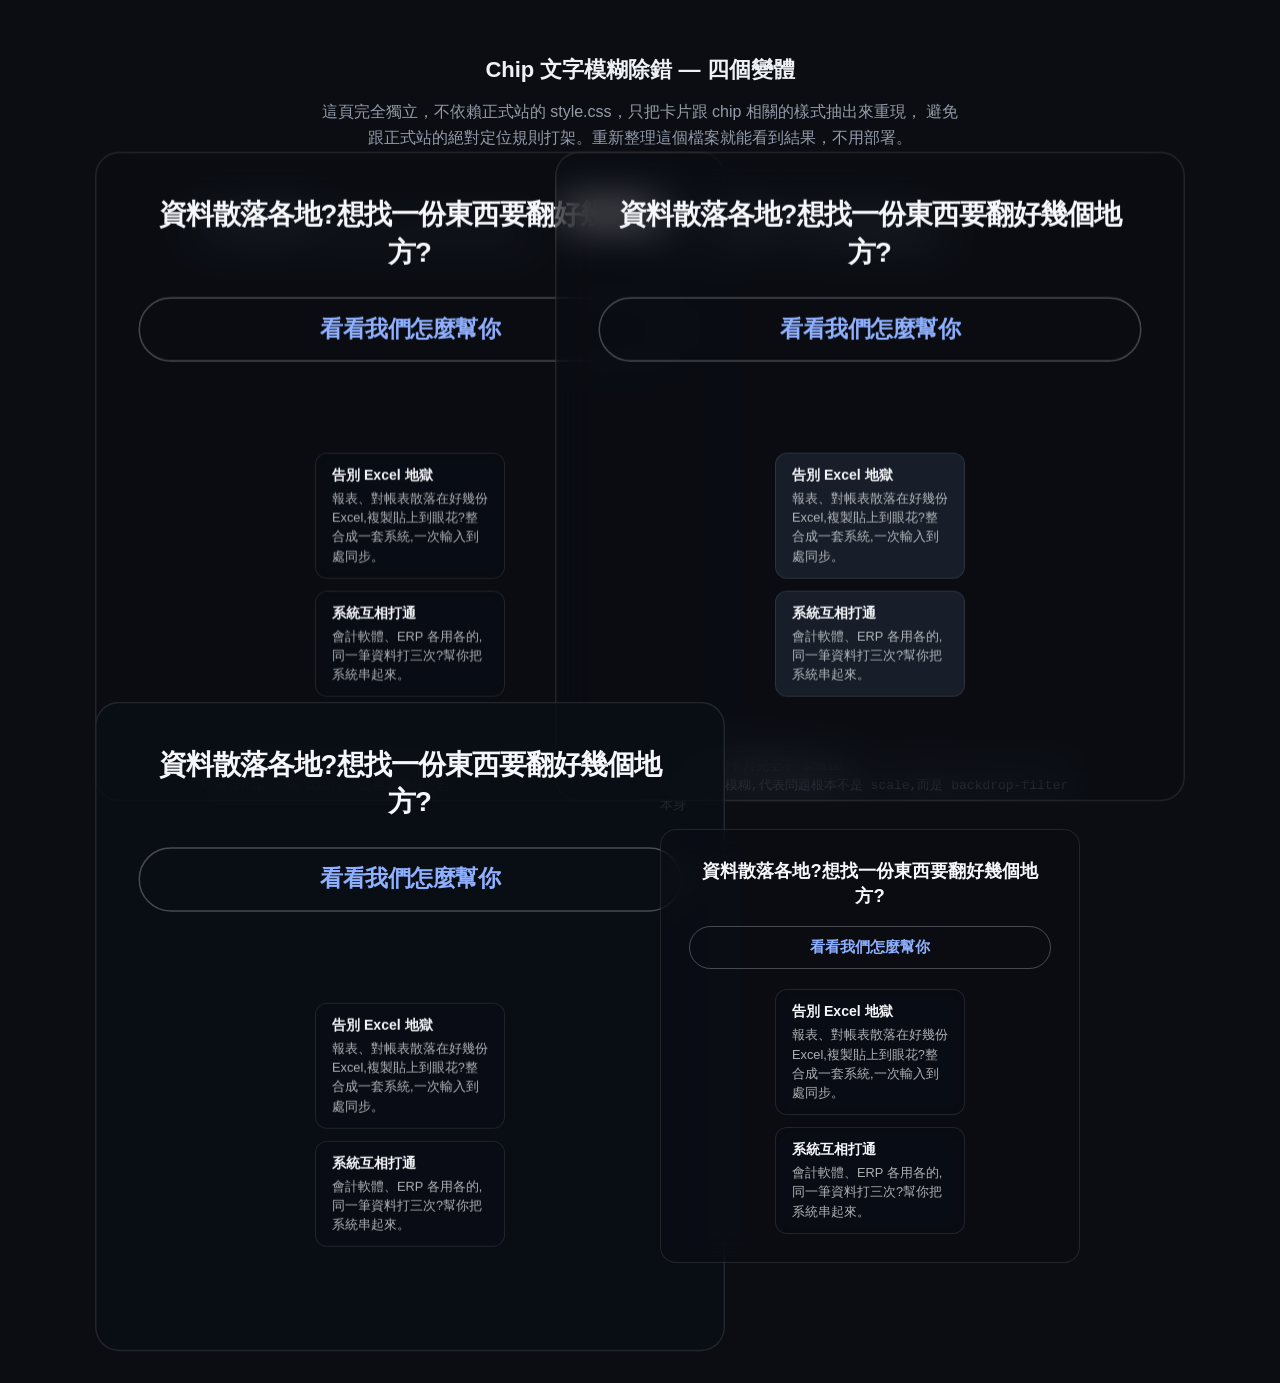
<file: demo/chip-blur-test.html>
<!DOCTYPE html>
<html lang="zh-Hant">
<head>
<meta charset="UTF-8">
<title>Chip Blur Debug</title>
<style>
  :root {
    --color-bg: #0b0d12;
    --color-surface: #151922;
    --color-text: #edf0f4;
    --color-text-muted: #939bab;
    --color-border: #262b36;
    --color-accent: #5b8def;
    --color-accent-2: #8fb0ff;
    --font-display: 'IBM Plex Sans', -apple-system, BlinkMacSystemFont, "Segoe UI", "PingFang TC", "Microsoft JhengHei", Roboto, Helvetica, Arial, sans-serif;
  }
  * { box-sizing: border-box; }
  body {
    margin: 0;
    background: var(--color-bg);
    font-family: var(--font-display);
    color: var(--color-text);
    padding: 40px 24px 120px;
  }
  h1 { text-align: center; font-size: 22px; }
  .intro { color: var(--color-text-muted); text-align: center; max-width: 640px; margin: 0 auto 56px; line-height: 1.6; }

  .lab-grid {
    display: grid;
    grid-template-columns: repeat(2, 420px);
    gap: 64px 40px;
    justify-content: center;
  }
  .lab-item { }
  .lab-label {
    color: #9fb0c9;
    font: 13px/1.5 monospace;
    white-space: pre-line;
    margin: 0 0 14px;
  }

  /* ---- shared card look, decoupled from the real site's absolute-position
     carousel rules so it just lays out top-to-bottom here ---- */
  .demo-card {
    background: rgba(10, 14, 22, 0.4);
    backdrop-filter: blur(14px);
    -webkit-backdrop-filter: blur(14px);
    border: 1px solid rgba(255, 255, 255, 0.1);
    border-radius: 16px;
    padding: 28px;
    transform-origin: center center;
  }
  .demo-card h3 {
    font-size: 1.15rem;
    text-align: center;
    color: #f5f7fa;
    margin: 0 0 18px;
  }
  .demo-btn {
    display: block;
    width: 100%;
    text-align: center;
    border: 1px solid rgba(255, 255, 255, 0.25);
    border-radius: 999px;
    padding: 10px;
    color: var(--color-accent-2);
    font: 600 0.95rem var(--font-display);
    margin-bottom: 18px;
    background: none;
  }
  .demo-chips {
    display: flex;
    flex-wrap: wrap;
    gap: 12px;
    justify-content: center;
  }
  .demo-chip {
    background: rgba(10, 14, 22, 0.55);
    backdrop-filter: blur(10px);
    -webkit-backdrop-filter: blur(10px);
    border: 1px solid rgba(255, 255, 255, 0.1);
    border-radius: 12px;
    padding: 12px 16px;
    width: 190px;
  }
  .demo-chip strong { display: block; font-size: 0.88rem; color: #f5f7fa; margin-bottom: 4px; }
  .demo-chip span { display: block; font-size: 0.8rem; line-height: 1.5; color: rgba(245, 247, 250, 0.7); }

  /* Variant A: card scaled 1.5x, chip counter-scaled 1/1.5 to cancel it
     (this is what production currently does) */
  .variant-a .demo-card { transform: scale(1.5); }
  .variant-a .demo-chips { transform: scale(0.6667); margin-top: 20px; }

  /* Variant B: same 1.5x scaled card, but chip drops its own
     backdrop-filter (solid background instead) */
  .variant-b .demo-card { transform: scale(1.5); }
  .variant-b .demo-chips { transform: scale(0.6667); margin-top: 20px; }
  .variant-b .demo-chip { backdrop-filter: none; -webkit-backdrop-filter: none; background: #171d29; }

  /* Variant C: same 1.5x scaled card, card itself drops backdrop-filter
     (only one blur layer in the whole stack, not two nested ones) */
  .variant-c .demo-card { transform: scale(1.5); backdrop-filter: none; -webkit-backdrop-filter: none; background: rgba(10, 14, 22, 0.86); }
  .variant-c .demo-chips { transform: scale(0.6667); margin-top: 20px; }

  /* Variant D: control — card is NOT scaled at all, chips render at
     their natural 1:1 size with no counter-scale trick either */
  .variant-d .demo-chips { margin-top: 20px; }
</style>
</head>
<body>

<h1>Chip 文字模糊除錯 — 四個變體</h1>
<p class="intro">
  這頁完全獨立，不依賴正式站的 style.css，只把卡片跟 chip 相關的樣式抽出來重現，
  避免跟正式站的絕對定位規則打架。重新整理這個檔案就能看到結果，不用部署。
</p>

<div class="lab-grid">

  <div class="lab-item variant-a">
    <p class="lab-label">A. 目前正式站版本
卡片 scale(1.5)，chip 用 scale(0.6667) 抵消</p>
    <div class="demo-card">
      <h3>資料散落各地?想找一份東西要翻好幾個地方?</h3>
      <div class="demo-btn">看看我們怎麼幫你</div>
      <div class="demo-chips">
        <div class="demo-chip"><strong>告別 Excel 地獄</strong><span>報表、對帳表散落在好幾份 Excel,複製貼上到眼花?整合成一套系統,一次輸入到處同步。</span></div>
        <div class="demo-chip"><strong>系統互相打通</strong><span>會計軟體、ERP 各用各的,同一筆資料打三次?幫你把系統串起來。</span></div>
      </div>
    </div>
  </div>

  <div class="lab-item variant-b">
    <p class="lab-label">B. chip 拿掉自己的 backdrop-filter
卡片仍 scale(1.5)，chip 改用不透明深色底</p>
    <div class="demo-card">
      <h3>資料散落各地?想找一份東西要翻好幾個地方?</h3>
      <div class="demo-btn">看看我們怎麼幫你</div>
      <div class="demo-chips">
        <div class="demo-chip"><strong>告別 Excel 地獄</strong><span>報表、對帳表散落在好幾份 Excel,複製貼上到眼花?整合成一套系統,一次輸入到處同步。</span></div>
        <div class="demo-chip"><strong>系統互相打通</strong><span>會計軟體、ERP 各用各的,同一筆資料打三次?幫你把系統串起來。</span></div>
      </div>
    </div>
  </div>

  <div class="lab-item variant-c">
    <p class="lab-label">C. 卡片拿掉自己的 backdrop-filter
只剩 chip 一層 blur,不是兩層疊在一起</p>
    <div class="demo-card">
      <h3>資料散落各地?想找一份東西要翻好幾個地方?</h3>
      <div class="demo-btn">看看我們怎麼幫你</div>
      <div class="demo-chips">
        <div class="demo-chip"><strong>告別 Excel 地獄</strong><span>報表、對帳表散落在好幾份 Excel,複製貼上到眼花?整合成一套系統,一次輸入到處同步。</span></div>
        <div class="demo-chip"><strong>系統互相打通</strong><span>會計軟體、ERP 各用各的,同一筆資料打三次?幫你把系統串起來。</span></div>
      </div>
    </div>
  </div>

  <div class="lab-item variant-d">
    <p class="lab-label">D. 對照組:卡片完全不 scale
如果這個也模糊,代表問題根本不是 scale,而是 backdrop-filter 本身</p>
    <div class="demo-card">
      <h3>資料散落各地?想找一份東西要翻好幾個地方?</h3>
      <div class="demo-btn">看看我們怎麼幫你</div>
      <div class="demo-chips">
        <div class="demo-chip"><strong>告別 Excel 地獄</strong><span>報表、對帳表散落在好幾份 Excel,複製貼上到眼花?整合成一套系統,一次輸入到處同步。</span></div>
        <div class="demo-chip"><strong>系統互相打通</strong><span>會計軟體、ERP 各用各的,同一筆資料打三次?幫你把系統串起來。</span></div>
      </div>
    </div>
  </div>

</div>

</body>
</html>
</file>
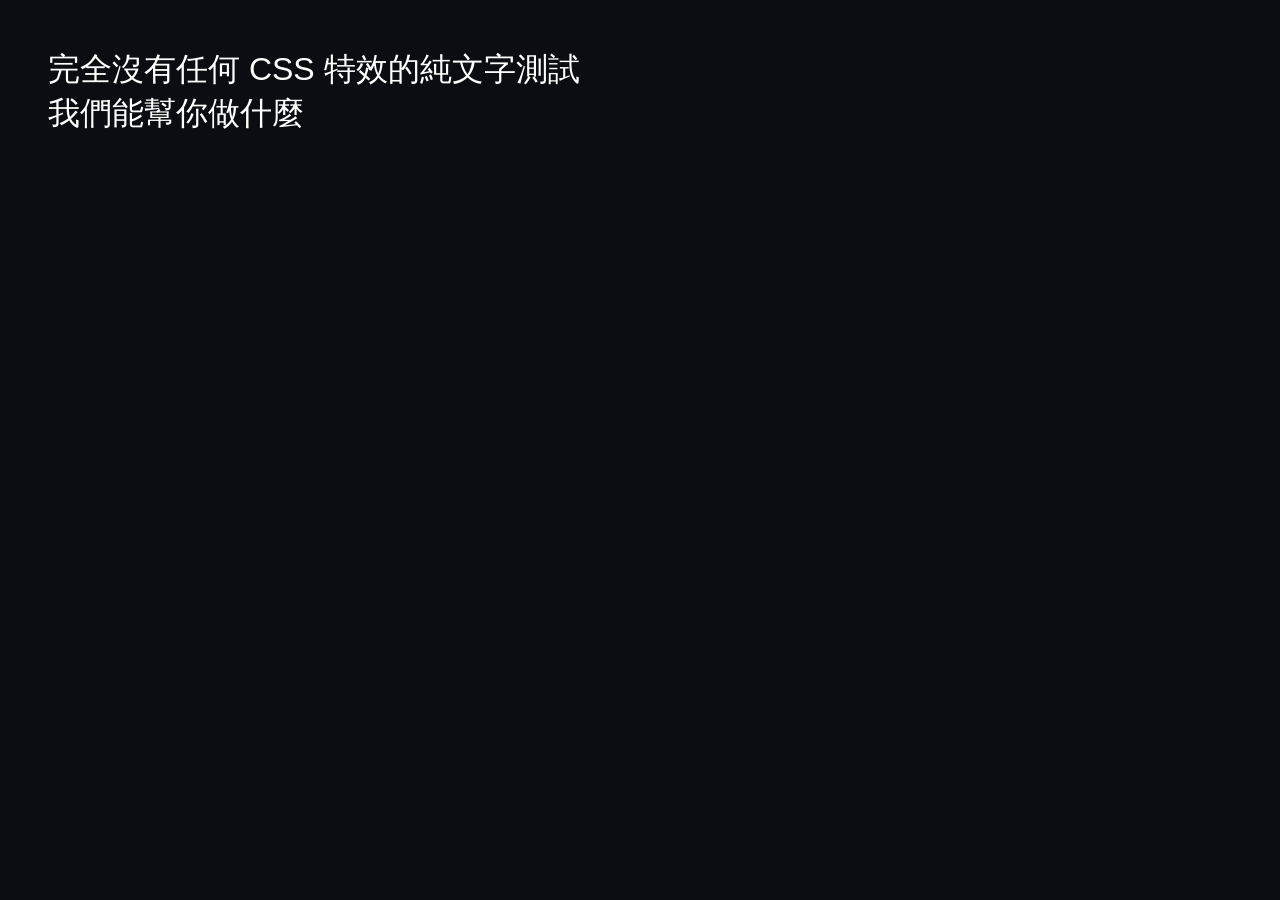
<file: demo/plain-text-test.html>
<!DOCTYPE html>
<html>
<head><meta charset="UTF-8"><title>Plain Text Test</title></head>
<body style="background:#0b0d12; color:#fff; font-size:32px; font-family: sans-serif; padding:40px;">
  完全沒有任何 CSS 特效的純文字測試<br>
  我們能幫你做什麼
</body>
</html>
</file>
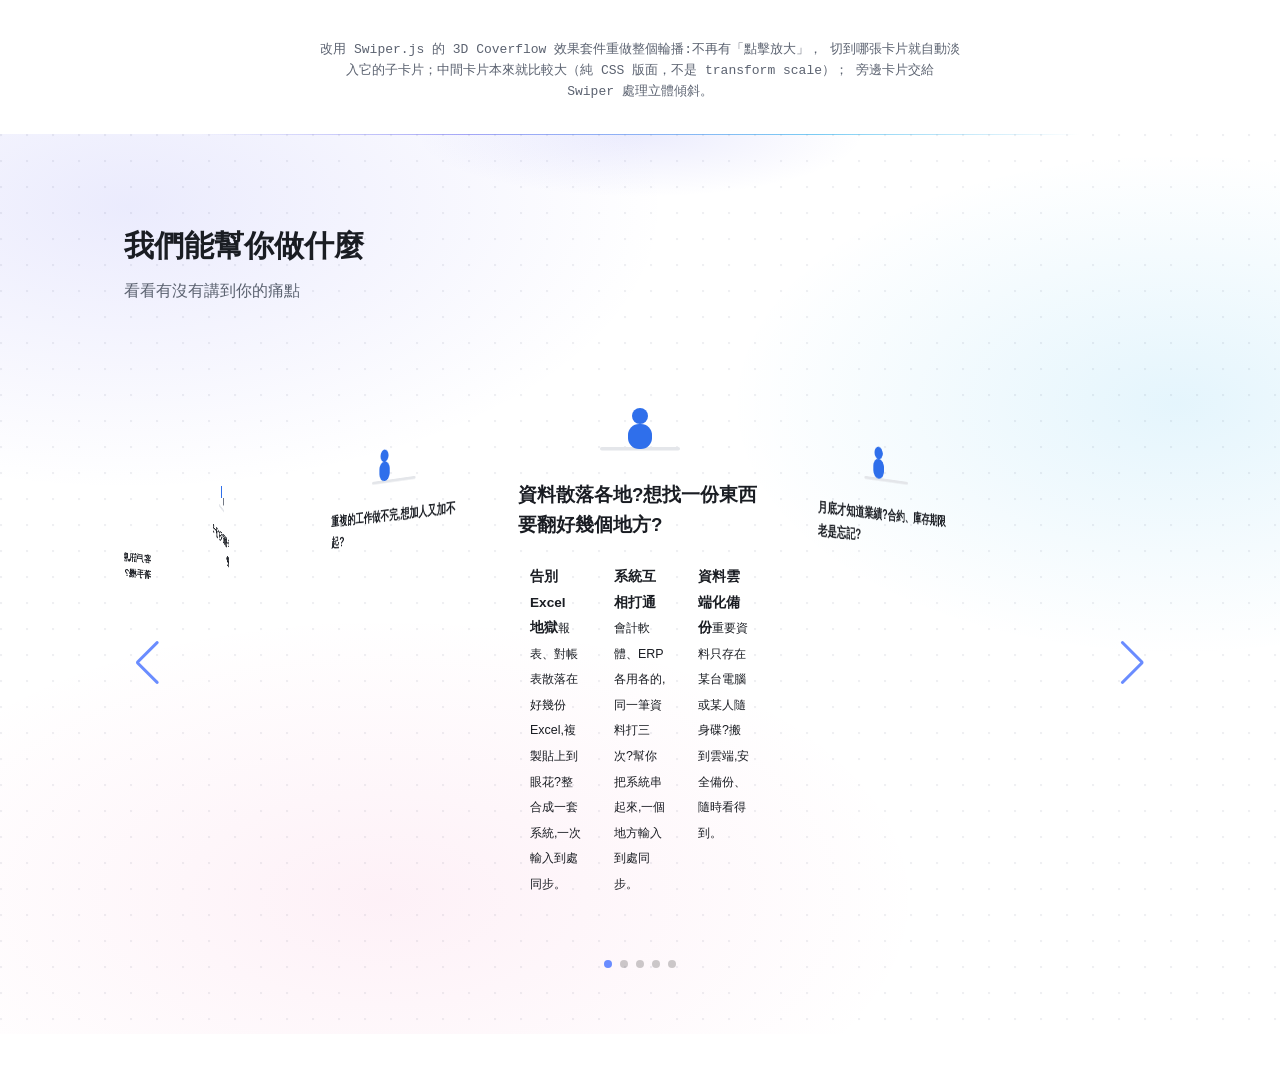
<file: demo/swiper-coverflow.html>
<!DOCTYPE html>
<html lang="zh-Hant">
<head>
<meta charset="UTF-8">
<title>Swiper Coverflow Test</title>
<link rel="stylesheet" href="https://cdn.jsdelivr.net/npm/swiper@11/swiper-bundle.min.css">
<script>document.write('<link rel="stylesheet" href="../assets/css/style.css?v=' + Date.now() + '">');</script>
<style>
  body { padding-top: 40px; }
  .debug-note {
    max-width: 640px;
    margin: 0 auto 32px;
    text-align: center;
    color: var(--color-text-muted);
    font: 13px/1.6 monospace;
  }

  /* ---- Swiper coverflow wiring ---- */
  .cat-swiper {
    padding: 20px 0 70px;
    /* Fixed height, tall enough for the active card (illustration +
       question + chips). Without this, the wrapper's height changes
       every time chips show/hide on a different active slide, which
       drags the vertically-centered nav arrows/pagination around with
       it — they visibly jump to a different spot per card. */
    height: 640px;
  }
  .cat-swiper .swiper-wrapper {
    align-items: flex-start;
  }
  .cat-swiper .swiper-slide {
    width: 300px;
    display: flex;
    justify-content: center;
    /* Top-align every slide (not vertically centered) so the illustration
       sits at the same height on every card regardless of whether the
       active card's chip area is currently showing — otherwise a taller
       active slide shifts its own content up relative to its neighbours,
       which reads as an extra, unintended tilt. */
    align-items: flex-start;
  }
  /* Card sizing is plain CSS width/padding/font-size — real layout, not a
     transform: scale(). Swiper's own coverflow transform (rotate/scale)
     is applied to the .swiper-slide wrapper for the 3D tilt on side
     cards; it never touches this card's own box, so this card's text is
     always laid out and rasterized at its true size regardless of what
     the 3D effect is doing around it. */
  .cat-swiper .cat-card {
    position: static;
    left: auto;
    top: auto;
    width: 280px;
    padding: 20px;
    font-size: 0.88rem;
  }
  .cat-swiper .cat-illustration svg {
    width: 100px;
    margin: 0 auto;
    display: block;
  }
  .cat-swiper .swiper-slide-active .cat-card {
    width: 360px;
    padding: 28px;
    font-size: 1rem;
    z-index: 5;
  }
  .cat-swiper .cat-question {
    max-width: none;
    margin-bottom: 0;
  }

  /* Chips: not just hidden but removed from layout on inactive slides —
     otherwise every card reserves the same tall height as the active
     one even though its chips are invisible, which is what was making
     every card (not just the active one) look far too long. Reveals
     automatically on whichever slide Swiper marks active, no click. */
  .cat-swiper .cat-chips {
    display: none;
    position: static;
    transform: none;
    width: auto;
    max-width: none;
    gap: 8px;
  }
  .cat-swiper .swiper-slide-active .cat-chips {
    display: flex;
    margin-top: 14px;
    animation: catChipsIn 0.35s ease both;
  }
  @keyframes catChipsIn {
    from { opacity: 0; transform: translateY(8px); }
    to   { opacity: 1; transform: translateY(0); }
  }
  .cat-swiper .chip {
    opacity: 1;
    transform: none;
    width: 100%;
    padding: 9px 12px;
  }
  .cat-swiper .chip strong { font-size: 0.85em; }
  .cat-swiper .chip span { font-size: 0.78em; line-height: 1.4; }
  .cat-swiper .cat-expand-btn {
    display: none;
  }

  .cat-swiper .swiper-button-next,
  .cat-swiper .swiper-button-prev {
    color: var(--color-accent-2);
  }
  .cat-swiper .swiper-pagination-bullet-active {
    background: var(--color-accent-2);
  }
</style>
</head>
<body>

<p class="debug-note">
  改用 Swiper.js 的 3D Coverflow 效果套件重做整個輪播:不再有「點擊放大」，
  切到哪張卡片就自動淡入它的子卡片；中間卡片本來就比較大（純 CSS 版面，不是 transform scale）；
  旁邊卡片交給 Swiper 處理立體傾斜。
</p>

<section id="services" class="section snap-section" style="min-height:auto;">
  <div class="container">
    <h2 class="section-title">我們能幫你做什麼</h2>
    <p class="section-subtitle">看看有沒有講到你的痛點</p>

    <div class="swiper cat-swiper">
      <div class="swiper-wrapper">

        <div class="swiper-slide">
          <article class="cat-card">
            <div class="cat-illustration" aria-hidden="true">
              <svg viewBox="0 0 200 140" fill="none" xmlns="http://www.w3.org/2000/svg">
                <rect x="20" y="112" width="160" height="7" rx="3.5" fill="var(--color-border)"/>
                <rect x="76" y="66" width="48" height="50" rx="22" fill="var(--color-accent)"/>
                <circle cx="100" cy="50" r="16" fill="var(--color-accent)"/>
              </svg>
            </div>
            <h3 class="cat-question">資料散落各地?想找一份東西要翻好幾個地方?</h3>
            <div class="cat-chips">
                <div class="chip"><strong>告別 Excel 地獄</strong><span>報表、對帳表散落在好幾份 Excel,複製貼上到眼花?整合成一套系統,一次輸入到處同步。</span></div>
                <div class="chip"><strong>系統互相打通</strong><span>會計軟體、ERP 各用各的,同一筆資料打三次?幫你把系統串起來,一個地方輸入到處同步。</span></div>
                <div class="chip"><strong>資料雲端化備份</strong><span>重要資料只存在某台電腦或某人隨身碟?搬到雲端,安全備份、隨時看得到。</span></div>
            </div>
          </article>
        </div>

        <div class="swiper-slide">
          <article class="cat-card">
            <div class="cat-illustration" aria-hidden="true">
              <svg viewBox="0 0 200 140" fill="none" xmlns="http://www.w3.org/2000/svg">
                <rect x="20" y="112" width="160" height="7" rx="3.5" fill="var(--color-border)"/>
                <rect x="52" y="66" width="38" height="48" rx="18" fill="var(--color-accent)"/>
                <circle cx="71" cy="52" r="15" fill="var(--color-accent)"/>
              </svg>
            </div>
            <h3 class="cat-question">月底才知道業績?合約、庫存期限老是忘記?</h3>
            <div class="cat-chips">
                <div class="chip"><strong>老闆看得懂的即時報表</strong><span>月底要等內勤整理一整天才知道業績?做儀表板,即時看得到,不用等人工彙整。</span></div>
                <div class="chip"><strong>單據自動辨識輸入</strong><span>發票、出貨單一張一張手動打很花時間又容易錯?用 AI 辨識掃描單據,自動幫你填進系統。</span></div>
                <div class="chip"><strong>自動寄送報表/提醒通知</strong><span>合約快到期、庫存快見底常常忘記?系統自動寄信/發通知提醒你。</span></div>
            </div>
          </article>
        </div>

        <div class="swiper-slide">
          <article class="cat-card">
            <div class="cat-illustration" aria-hidden="true">
              <svg viewBox="0 0 200 140" fill="none" xmlns="http://www.w3.org/2000/svg">
                <rect x="20" y="112" width="160" height="7" rx="3.5" fill="var(--color-border)"/>
                <rect x="80" y="66" width="40" height="50" rx="18" fill="var(--color-accent)"/>
                <circle cx="100" cy="50" r="16" fill="var(--color-accent)"/>
              </svg>
            </div>
            <h3 class="cat-question">客戶訊息回不完?半夜假日還要顧著手機?</h3>
            <div class="cat-chips">
                <div class="chip"><strong>AI 智能客服</strong><span>客戶一直問一樣的問題、電話接不完?AI 客服 24 小時先擋第一輪,員工只處理真正需要人處理的事。</span></div>
                <div class="chip"><strong>LINE 官方帳號機器人</strong><span>客戶在 LINE 問東問西要隨時待命回?機器人自動回覆常見問題、接受預約或下單。</span></div>
                <div class="chip"><strong>企業官網/形象網站</strong><span>客戶想查公司結果沒有網站,或舊網站又醜又不能手機看?做一個看起來專業的官網。</span></div>
                <div class="chip"><strong>讓客戶在 Google 找得到你</strong><span>官網做好了但搜尋都找不到,被同業擋在前面?基本 SEO 優化增加曝光。</span></div>
            </div>
          </article>
        </div>

        <div class="swiper-slide">
          <article class="cat-card">
            <div class="cat-illustration" aria-hidden="true">
              <svg viewBox="0 0 200 140" fill="none" xmlns="http://www.w3.org/2000/svg">
                <rect x="20" y="112" width="160" height="7" rx="3.5" fill="var(--color-border)"/>
                <path d="M22 78h34a8 8 0 018 8v6a8 8 0 01-8 8H22z" fill="var(--color-text-muted)" opacity="0.85"/>
                <rect x="86" y="52" width="28" height="34" rx="3" fill="var(--color-accent)"/>
              </svg>
            </div>
            <h3 class="cat-question">同一張單子要打兩三次?流程卡來卡去?</h3>
            <div class="cat-chips">
                <div class="chip"><strong>表單線上化</strong><span>業務用紙本、LINE 傳單子,內勤要重打一次?搬到線上,一次輸入不用重複打字。</span></div>
                <div class="chip"><strong>預約/排程系統</strong><span>電話、LINE、現場都在約時間常搞混?線上預約系統,客戶自己選時間不撞期。</span></div>
                <div class="chip"><strong>庫存/進銷存管理系統</strong><span>庫存夠不夠都憑印象或翻 Excel?系統即時準確,快沒貨自動提醒。</span></div>
                <div class="chip"><strong>多分店/多據點資料整合</strong><span>每家分店各自記帳,總部要等回報才知道狀況?整合起來即時看得到。</span></div>
            </div>
          </article>
        </div>

        <div class="swiper-slide">
          <article class="cat-card">
            <div class="cat-illustration" aria-hidden="true">
              <svg viewBox="0 0 200 140" fill="none" xmlns="http://www.w3.org/2000/svg">
                <rect x="20" y="112" width="160" height="7" rx="3.5" fill="var(--color-border)"/>
                <rect x="48" y="66" width="38" height="48" rx="18" fill="var(--color-accent)"/>
                <circle cx="67" cy="52" r="15" fill="var(--color-accent)"/>
              </svg>
            </div>
            <h3 class="cat-question">重複的工作做不完,想加人又加不起?</h3>
            <div class="cat-chips">
                <div class="chip"><strong>用 AI 做原本要很多人做的事</strong><span>資料分析、文件整理這些重複工作交給 AI 先做一輪,同樣人力做更多事,不用一直加人。</span></div>
                <div class="chip"><strong>網路資料自動蒐集(爬蟲)</strong><span>同業價格、競品動態每次要人工一家家查?自動蒐集整理,定期更新給你看。</span></div>
            </div>
          </article>
        </div>

      </div>

      <div class="swiper-pagination"></div>
      <div class="swiper-button-prev"></div>
      <div class="swiper-button-next"></div>
    </div>
  </div>
</section>

<script src="https://cdn.jsdelivr.net/npm/swiper@11/swiper-bundle.min.js"></script>
<script>
  new Swiper(".cat-swiper", {
    effect: "coverflow",
    grabCursor: true,
    centeredSlides: true,
    slidesPerView: "auto",
    loop: true,
    coverflowEffect: {
      // Negative rotate = the "drum/ring" look (near edge tilts toward
      // the viewer, cards feel like they're mounted on the inside of a
      // cylinder facing outward) instead of the default coverflow
      // "book-flip" look (far edge recedes, feels concave/caving in).
      rotate: -38,
      stretch: 0,
      depth: 260,
      modifier: 1,
      slideShadows: false,
    },
    pagination: { el: ".swiper-pagination", clickable: true },
    navigation: { nextEl: ".swiper-button-next", prevEl: ".swiper-button-prev" },
    keyboard: { enabled: true },
  });
</script>

</body>
</html>
</file>
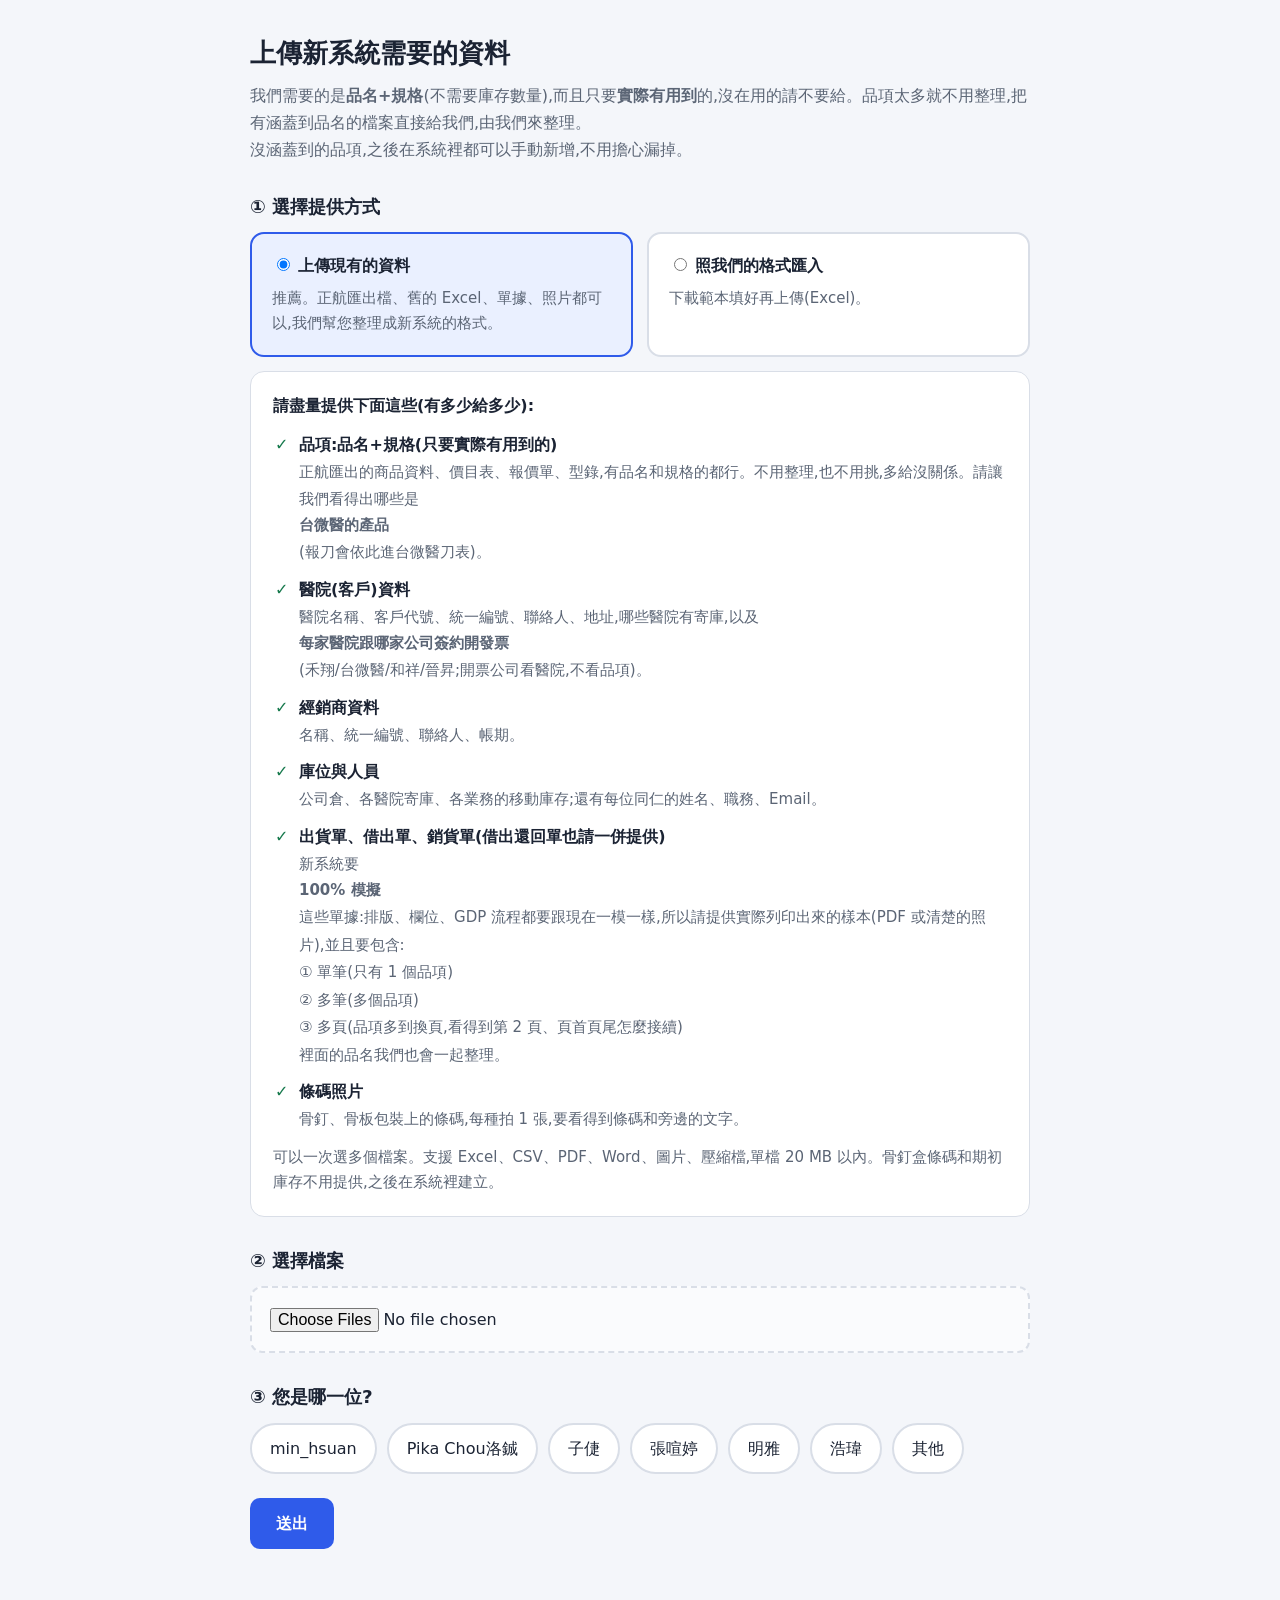
<file: hs-service-demo/upload.html>
<!doctype html>
<html lang="zh-Hant">
<head>
<meta charset="utf-8">
<meta name="viewport" content="width=device-width, initial-scale=1">
<meta name="robots" content="noindex">
<title>上傳資料｜禾翔 ERP</title>
<style>
  :root { --ink:#1b2333; --dim:#5b6575; --line:#d9dee7; --bg:#f4f6fa; --acc:#2f5bea; --soft:#eaf0ff; --ok:#16794c; --err:#b42318; }
  * { box-sizing:border-box; }
  body { margin:0; font-family:"Noto Sans TC","Microsoft JhengHei",system-ui,sans-serif; color:var(--ink); background:var(--bg); line-height:1.7; font-size:16px; }
  .wrap { max-width:820px; margin:0 auto; padding:32px 20px 64px; }
  h1 { font-size:1.6rem; margin:0 0 6px; }
  h2 { font-size:1.15rem; margin:28px 0 10px; }
  .lead { color:var(--dim); margin:0 0 24px; }
  .card { background:#fff; border:1px solid var(--line); border-radius:14px; padding:20px 22px; }
  .modes { display:grid; grid-template-columns:1fr 1fr; gap:14px; }
  .mode { display:block; cursor:pointer; background:#fff; border:2px solid var(--line); border-radius:14px; padding:18px 20px; }
  .mode:has(input:checked) { border-color:var(--acc); background:var(--soft); }
  .mode input { margin-right:8px; }
  .mode p { margin:6px 0 0; color:var(--dim); font-size:.9375rem; }
  .panel { display:none; margin-top:14px; }
  .panel.on { display:block; }
  .check { margin:12px 0 0; padding:0; list-style:none; display:grid; gap:10px; }
  .check li { padding-left:26px; position:relative; }
  .check li::before { content:"✓"; position:absolute; left:2px; color:var(--ok); font-weight:700; }
  .check b { display:block; }
  .check span, .hint { color:var(--dim); font-size:.9375rem; }
  label.f { display:block; margin:14px 0 4px; font-weight:600; }
  input[type=text], textarea { width:100%; padding:10px 12px; font:inherit; border:1px solid var(--line); border-radius:10px; background:#fff; }
  textarea { min-height:80px; resize:vertical; }
  input[type=file] { width:100%; padding:18px; border:2px dashed var(--line); border-radius:12px; background:#fafbfd; font:inherit; }
  .btn { display:inline-block; padding:12px 26px; font:inherit; font-weight:700; color:#fff; background:var(--acc); border:0; border-radius:10px; cursor:pointer; text-decoration:none; }
  .btn.alt { color:var(--acc); background:var(--soft); }
  .btn:disabled { opacity:.6; cursor:default; }
  .whos { display:flex; flex-wrap:wrap; gap:10px; }
  .who { cursor:pointer; }
  .who input { position:absolute; opacity:0; }
  .who span { display:block; padding:10px 18px; background:#fff; border:2px solid var(--line); border-radius:999px; }
  .who input:checked + span { border-color:var(--acc); background:var(--soft); font-weight:700; }
  .who input:focus-visible + span { outline:2px solid var(--acc); outline-offset:2px; }
  .msg { margin-top:18px; padding:12px 16px; border-radius:10px; display:none; }
  .msg.err { display:block; background:#fff1f0; border:1px solid #f3b7b1; color:var(--err); }
  .msg.ok { display:block; background:#effaf4; border:1px solid #b6e3c9; color:var(--ok); }
  .rows { margin:10px 0 0; padding:0; list-style:none; font-size:.9375rem; }
  .rows .bad { color:var(--err); }
  @media (max-width:640px) { .modes { grid-template-columns:1fr; } }
</style>
</head>
<body><div class="wrap">
<h1>上傳新系統需要的資料</h1>
<p class="lead">我們需要的是<b>品名+規格</b>(不需要庫存數量),而且只要<b>實際有用到</b>的,沒在用的請不要給。品項太多就不用整理,把有涵蓋到品名的檔案直接給我們,由我們來整理。<br>沒涵蓋到的品項,之後在系統裡都可以手動新增,不用擔心漏掉。</p>

<form id="f" novalidate>
  <h2>① 選擇提供方式</h2>
  <div class="modes">
    <label class="mode"><b><input type="radio" name="mode" value="raw" checked>上傳現有的資料</b>
      <p>推薦。正航匯出檔、舊的 Excel、單據、照片都可以,我們幫您整理成新系統的格式。</p></label>
    <label class="mode"><b><input type="radio" name="mode" value="template">照我們的格式匯入</b>
      <p>下載範本填好再上傳(Excel)。</p></label>
  </div>

  <div class="panel card on" id="p-raw">
    <b>請盡量提供下面這些(有多少給多少):</b>
    <ul class="check">
      <li><b>品項:品名+規格(只要實際有用到的)</b><span>正航匯出的商品資料、價目表、報價單、型錄,有品名和規格的都行。不用整理,也不用挑,多給沒關係。請讓我們看得出哪些是<b>台微醫的產品</b>(報刀會依此進台微醫刀表)。</span></li>
      <li><b>醫院(客戶)資料</b><span>醫院名稱、客戶代號、統一編號、聯絡人、地址,哪些醫院有寄庫,以及<b>每家醫院跟哪家公司簽約開發票</b>(禾翔/台微醫/和祥/晉昇;開票公司看醫院,不看品項)。</span></li>
      <li><b>經銷商資料</b><span>名稱、統一編號、聯絡人、帳期。</span></li>
      <li><b>庫位與人員</b><span>公司倉、各醫院寄庫、各業務的移動庫存;還有每位同仁的姓名、職務、Email。</span></li>
      <li><b>出貨單、借出單、銷貨單(借出還回單也請一併提供)</b><span>新系統要<b>100% 模擬</b>這些單據:排版、欄位、GDP 流程都要跟現在一模一樣,所以請提供實際列印出來的樣本(PDF 或清楚的照片),並且要包含:<br>① 單筆(只有 1 個品項)<br>② 多筆(多個品項)<br>③ 多頁(品項多到換頁,看得到第 2 頁、頁首頁尾怎麼接續)<br>裡面的品名我們也會一起整理。</span></li>
      <li><b>條碼照片</b><span>骨釘、骨板包裝上的條碼,每種拍 1 張,要看得到條碼和旁邊的文字。</span></li>
    </ul>
    <p class="hint" style="margin:12px 0 0">可以一次選多個檔案。支援 Excel、CSV、PDF、Word、圖片、壓縮檔,單檔 20 MB 以內。骨釘盒條碼和期初庫存不用提供,之後在系統裡建立。</p>
  </div>

  <div class="panel card" id="p-template">
    <b>步驟:</b>
    <ol style="margin:8px 0 12px; padding-left:22px">
      <li>下載範本,依「說明」頁填寫(品項、醫院、經銷商、庫位、人員)。說明頁有寫刀表怎麼分,那是系統自動處理,不用您填。</li>
      <li>品項只填<b>實際有用到</b>的,而且只有「品名」和「規格/型號」一定要填;沒涵蓋到的之後可在系統手動新增。</li>
      <li>骨釘盒條碼和期初庫存不用填,之後在系統裡建立。</li>
      <li>填好的檔案在下面上傳。單據樣本、條碼照片請改選「上傳現有的資料」另外送。</li>
    </ol>
    <a class="btn alt" href="hs-template.xlsx" download="禾翔ERP_上線資料提供範本.xlsx">下載範本(Excel)</a>
  </div>

  <h2>② 選擇檔案</h2>
  <input type="file" id="files" multiple>

  <h2>③ 您是哪一位?</h2>
  <div class="whos"><label class="who"><input type="radio" name="who" value="min_hsuan"><span>min_hsuan</span></label><label class="who"><input type="radio" name="who" value="Pika Chou洛鋮"><span>Pika Chou洛鋮</span></label><label class="who"><input type="radio" name="who" value="子倢"><span>子倢</span></label><label class="who"><input type="radio" name="who" value="張喧婷"><span>張喧婷</span></label><label class="who"><input type="radio" name="who" value="明雅"><span>明雅</span></label><label class="who"><input type="radio" name="who" value="浩瑋"><span>浩瑋</span></label><label class="who"><input type="radio" name="who" value="__other"><span>其他</span></label></div>
  <input type="text" id="other" maxlength="30" placeholder="請輸入您的姓名" style="display:none; margin-top:10px">

  <p style="margin-top:24px"><button class="btn" type="submit" id="go">送出</button></p>
  <div class="msg" id="msg"></div>
  <ul class="rows" id="rows"></ul>
</form>
</div>

<script>
(function () {
  var q = new URLSearchParams(location.search);
  var code = q.get("code") || sessionStorage.getItem("hsCode") || "";
  if (q.get("code")) { sessionStorage.setItem("hsCode", code); history.replaceState(null, "", location.pathname); }

  var $ = function (id) { return document.getElementById(id); };
  var EXT = /\.(xlsx|xls|csv|pdf|docx|doc|zip|jpe?g|png|heic|txt)$/i;
  var MAX = 20 * 1024 * 1024;

  function mode() { return document.querySelector("input[name=mode]:checked").value; }
  function sync() {
    $("p-raw").classList.toggle("on", mode() === "raw");
    $("p-template").classList.toggle("on", mode() === "template");
    $("files").accept = mode() === "template" ? ".xlsx" : "";
  }
  document.querySelectorAll("input[name=mode]").forEach(function (r) { r.addEventListener("change", sync); });
  sync();
  document.querySelectorAll("input[name=who]").forEach(function (r) {
    r.addEventListener("change", function () { $("other").style.display = r.value === "__other" && r.checked ? "block" : "none"; });
  });

  function msg(kind, text) { var m = $("msg"); m.className = "msg " + kind; m.textContent = text; }
  function pad(n) { return String(n).padStart(2, "0"); }
  function newBatch() {
    var d = new Date();
    var rnd = Math.random().toString(36).slice(2, 6).padEnd(4, "0");
    return "" + d.getFullYear() + pad(d.getMonth() + 1) + pad(d.getDate()) + "-" + pad(d.getHours()) + pad(d.getMinutes()) + pad(d.getSeconds()) + "-" + rnd;
  }
  function url(path, extra) {
    var p = new URLSearchParams(Object.assign({ code: code, batch: batch, sender: sender }, extra || {}));
    return "/api/hs-upload/" + path + "?" + p.toString();
  }

  var batch, sender;

  $("f").addEventListener("submit", function (e) {
    e.preventDefault();
    $("msg").className = "msg"; $("rows").innerHTML = "";
    var files = Array.prototype.slice.call($("files").files);
    var w = document.querySelector("input[name=who]:checked");
    sender = !w ? "" : (w.value === "__other" ? $("other").value.trim() : w.value);
    var problems = [];
    if (!code) problems.push("缺少存取碼,請使用提供給您的完整連結開啟本頁。");
    if (!sender) problems.push("請勾選您是哪一位。");
    if (!files.length) problems.push("請選擇至少一個檔案。");
    if (files.length > 20) problems.push("一次最多 20 個檔案,請分批上傳。");
    files.forEach(function (f) {
      if (!EXT.test(f.name)) problems.push("「" + f.name + "」的檔案類型不支援。");
      else if (f.size > MAX) problems.push("「" + f.name + "」超過 20 MB。");
      else if (mode() === "template" && !/\.xlsx$/i.test(f.name)) problems.push("照範本匯入只收 Excel(.xlsx);「" + f.name + "」請改選「上傳現有的資料」。");
    });
    if (problems.length) { msg("err", problems.join("\n")); $("msg").style.whiteSpace = "pre-line"; return; }

    batch = newBatch();
    $("go").disabled = true;
    var ul = $("rows");
    var lis = files.map(function (f) { var li = document.createElement("li"); li.textContent = f.name + " … 等待中"; ul.appendChild(li); return li; });
    var okNames = [], failed = 0;

    files.reduce(function (chain, f, i) {
      return chain.then(function () {
        lis[i].textContent = f.name + " … 上傳中";
        return fetch(url("file", { name: f.name }), { method: "POST", headers: { "Content-Type": "application/octet-stream" }, body: f })
          .then(function (r) { return r.json().catch(function () { return {}; }).then(function (j) { return { r: r, j: j }; }); })
          .then(function (x) {
            if (x.r.ok) { okNames.push(f.name); lis[i].textContent = f.name + " … 完成"; }
            else { failed++; lis[i].className = "bad"; lis[i].textContent = f.name + " … 失敗:" + (x.j.message || ("錯誤 " + x.r.status)); }
          })
          .catch(function () { failed++; lis[i].className = "bad"; lis[i].textContent = f.name + " … 失敗:網路中斷,請重試"; });
      });
    }, Promise.resolve()).then(function () {
      if (!okNames.length) { $("go").disabled = false; msg("err", "沒有檔案上傳成功。"); return; }
      return fetch(url("done"), { method: "POST", headers: { "Content-Type": "application/json" },
        body: JSON.stringify({ mode: mode(), sender: sender, contact: "", note: "", files: okNames }) })
        .then(function () {
          $("go").disabled = false;
          if (failed) msg("err", okNames.length + " 個檔案已收到," + failed + " 個失敗。請只重新上傳失敗的檔案。");
          else msg("ok", "已收到,謝謝!我們會自己整理,不用再做其他事。");
        });
    });
  });
})();
</script>
</body>
</html>
</file>
<file: assets/css/style.css>
:root {
  --color-bg: #ffffff;
  --color-bg-alt: #f6f7f9;
  --color-surface: #ffffff;
  --color-text: #1a1d23;
  --color-text-muted: #5b6270;
  --color-border: #e4e6ea;
  --color-accent: #2f6feb;
  --color-accent-2: #6a8cff;
  --color-accent-contrast: #ffffff;
  --color-shine: 148, 158, 173;
  --header-bg: rgba(255, 255, 255, 0.78);
  --page-dot: rgba(30, 41, 80, 0.07);
  --page-blob-1: rgba(99, 102, 241, 0.13);
  --page-blob-2: rgba(14, 165, 233, 0.11);
  --page-blob-3: rgba(236, 72, 153, 0.08);
  --seam: rgba(99, 102, 241, 0.55);
  --seam-2: rgba(14, 165, 233, 0.55);
  --seam-glow: rgba(99, 102, 241, 0.12);
  --max-width: 1080px;
  --radius: 10px;
  --shadow: 0 1px 3px rgba(0, 0, 0, 0.06), 0 8px 24px rgba(0, 0, 0, 0.04);
  --shadow-lg: 0 4px 10px rgba(15, 23, 42, 0.06), 0 16px 40px rgba(15, 23, 42, 0.08);
  --font-sans: -apple-system, BlinkMacSystemFont, "Segoe UI", "PingFang TC", "Microsoft JhengHei", Roboto, Helvetica, Arial, sans-serif;
  --font-display: 'IBM Plex Sans', -apple-system, BlinkMacSystemFont, "Segoe UI", "PingFang TC", "Microsoft JhengHei", Roboto, Helvetica, Arial, sans-serif;
}

:root[data-theme="dark"] {
  --color-bg: #07090f;
  --color-bg-alt: #12151c;
  --color-surface: #151922;
  --color-text: #edf0f4;
  --color-text-muted: #939bab;
  --color-border: #262b36;
  --color-accent: #5b8def;
  --color-accent-2: #8fb0ff;
  --color-accent-contrast: #0b0d12;
  --color-shine: 168, 178, 196;
  --header-bg: rgba(11, 13, 18, 0.72);
  --page-dot: rgba(200, 210, 255, 0.06);
  --page-blob-1: rgba(124, 58, 237, 0.20);
  --page-blob-2: rgba(14, 165, 233, 0.14);
  --page-blob-3: rgba(236, 72, 153, 0.10);
  --seam: rgba(143, 160, 255, 0.7);
  --seam-2: rgba(56, 210, 255, 0.6);
  --seam-glow: rgba(124, 140, 255, 0.18);
  --shadow: 0 1px 3px rgba(0, 0, 0, 0.3), 0 8px 24px rgba(0, 0, 0, 0.35);
  --shadow-lg: 0 4px 10px rgba(0, 0, 0, 0.35), 0 20px 48px rgba(0, 0, 0, 0.45);
  color-scheme: dark;
}
@media (prefers-color-scheme: dark) {
  :root:not([data-theme]) {
    --color-bg: #07090f;
    --color-bg-alt: #12151c;
    --color-surface: #151922;
    --color-text: #edf0f4;
    --color-text-muted: #939bab;
    --color-border: #262b36;
    --color-accent: #5b8def;
    --color-accent-2: #8fb0ff;
    --color-accent-contrast: #0b0d12;
    --color-shine: 168, 178, 196;
  --header-bg: rgba(11, 13, 18, 0.72);
  --page-dot: rgba(200, 210, 255, 0.06);
  --page-blob-1: rgba(124, 58, 237, 0.20);
  --page-blob-2: rgba(14, 165, 233, 0.14);
  --page-blob-3: rgba(236, 72, 153, 0.10);
  --seam: rgba(143, 160, 255, 0.7);
  --seam-2: rgba(56, 210, 255, 0.6);
  --seam-glow: rgba(124, 140, 255, 0.18);
    --shadow: 0 1px 3px rgba(0, 0, 0, 0.3), 0 8px 24px rgba(0, 0, 0, 0.35);
    --shadow-lg: 0 4px 10px rgba(0, 0, 0, 0.35), 0 20px 48px rgba(0, 0, 0, 0.45);
  }
}

* { box-sizing: border-box; }

html {
  scroll-behavior: smooth;
  scroll-snap-type: y mandatory;
  overflow-x: hidden;
}

/* Each top-level section is its own full-screen "page" — wheel/touch/
   keyboard scrolling snaps from one straight to the next via native
   browser behaviour (far more robust than intercepting scroll in JS). */
.snap-section {
  scroll-snap-align: start;
  scroll-snap-stop: always;
}

.snap-section:not(.hero) {
  min-height: 100vh; /* the menu bar is hidden past the hero, so each section is a full screen */
  display: flex;
  flex-direction: column;
  justify-content: center;
}

/* Section seams: no hard rule, a soft glowing line that fades at both ends. */
.section:not(.hero) { position: relative; }
.section:not(.hero)::before {
  content: "";
  position: absolute;
  left: 50%;
  top: 0;
  width: min(880px, 80%);
  height: 1px;
  transform: translateX(-50%);
  background: linear-gradient(90deg, transparent, var(--seam) 30%, var(--seam-2) 70%, transparent);
  pointer-events: none;
}
.section:not(.hero)::after {
  content: "";
  position: absolute;
  left: 50%;
  top: 0;
  width: min(640px, 70%);
  height: 90px;
  transform: translateX(-50%);
  background: radial-gradient(ellipse 50% 100% at 50% 0%, var(--seam-glow), transparent 70%);
  pointer-events: none;
}

/* Under `mandatory` snap the page can only come to rest on a snap point, so
   everything after the full-screen slides needs one too: #about and
   #contact snap to their top, and the footer snaps to the page's very
   bottom. Without the last one the wheel can never reach the end. */
#about,
#contact {
  scroll-snap-align: start;
}

.site-footer {
  scroll-snap-align: end;
}

/* Applied while the hero entrance is playing so the page can't be
   scrolled by any input method until it settles. */
html.scroll-locked,
html.scroll-locked body {
  overflow: hidden;
  height: 100%;
  overscroll-behavior: none;
}

body {
  margin: 0;
  font-family: var(--font-sans);
  color: var(--color-text);
  /* the whole landing page: soft colour fields over a faint dot grid */
  background:
    radial-gradient(circle at 1px 1px, var(--page-dot) 1px, transparent 1.6px) 0 0 / 26px 26px,
    radial-gradient(ellipse 60% 45% at 10% 8%, var(--page-blob-1), transparent 70%),
    radial-gradient(ellipse 50% 40% at 92% 30%, var(--page-blob-2), transparent 70%),
    radial-gradient(ellipse 60% 45% at 30% 85%, var(--page-blob-3), transparent 70%),
    var(--color-bg);
  background-attachment: fixed;
  line-height: 1.6;
}

/* No offset: the menu bar hides past the hero, so a section snaps flush
   to the top of the screen. */
section[id] {
  scroll-margin-top: 0;
}

.container {
  max-width: var(--max-width);
  margin: 0 auto;
  padding: 0 24px;
}

a { color: var(--color-accent); text-decoration: none; }
a:hover { text-decoration: underline; }

/* Header / Nav */
.site-header {
  position: sticky;
  top: 0;
  z-index: 100;
  background: var(--header-bg);
  backdrop-filter: blur(10px);
  -webkit-backdrop-filter: blur(10px);
  border-bottom: 1px solid var(--color-border);
  transition: transform 0.35s cubic-bezier(0.22, 0.8, 0.24, 1);
}

/* Once past the hero the menu slides away; the floating top button takes over. */
.site-header.is-hidden { transform: translateY(-100%); }

.to-top {
  position: fixed;
  right: clamp(16px, 3vw, 32px);
  bottom: clamp(16px, 3vw, 32px);
  z-index: 4000;
  display: grid;
  place-items: center;
  width: 52px;
  height: 52px;
  padding: 0;
  color: #fff;
  background: linear-gradient(135deg, var(--color-accent), #a47bff);
  border: 0;
  border-radius: 50%;
  box-shadow: 0 8px 24px rgba(79, 70, 229, 0.35);
  cursor: pointer;
  opacity: 0;
  pointer-events: none;
  transform: translateY(16px) scale(0.9);
  transition: opacity 0.25s ease, transform 0.25s ease, box-shadow 0.2s ease;
}

.to-top.is-shown {
  opacity: 1;
  pointer-events: auto;
  transform: none;
}

.to-top:hover { box-shadow: 0 10px 30px rgba(79, 70, 229, 0.5); transform: translateY(-2px); }

.to-top:focus-visible { outline: 2px solid var(--color-accent); outline-offset: 3px; }

.to-top small {
  display: block;
  margin-top: -2px;
  font-size: 0.625rem;
  font-weight: 700;
  letter-spacing: 0.08em;
}

@media (prefers-reduced-motion: reduce) {
  .site-header, .to-top { transition: none; }
}

.header-inner {
  display: flex;
  align-items: center;
  justify-content: space-between;
  height: 64px;
}

.logo {
  display: inline-flex;
  align-items: center;
  gap: 10px;
  font-family: var(--font-display);
  font-weight: 700;
  font-size: 1.1rem;
  color: var(--color-text);
  text-decoration: none;
}

.logo-mark {
  display: inline-flex;
  align-items: center;
  justify-content: center;
  width: 28px;
  height: 28px;
  border-radius: 8px;
  background: linear-gradient(135deg, var(--color-accent), var(--color-accent-2));
  color: var(--color-accent-contrast);
  font-weight: 800;
  font-size: 0.9rem;
  flex-shrink: 0;
}

.site-nav {
  display: flex;
  align-items: center;
  gap: 24px;
}

.site-nav a {
  font-family: var(--font-display);
  color: var(--color-text);
  font-size: 0.95rem;
}

.lang-toggle {
  font-family: var(--font-display);
  border: 1px solid var(--color-border);
  background: var(--color-surface);
  color: var(--color-text);
  border-radius: 999px;
  padding: 6px 14px;
  font-size: 0.85rem;
  cursor: pointer;
}

.lang-toggle:hover {
  border-color: var(--color-accent);
  color: var(--color-accent);
}

.nav-toggle {
  display: none;
  flex-direction: column;
  gap: 5px;
  background: none;
  border: none;
  cursor: pointer;
  padding: 8px;
}

.nav-toggle span {
  display: block;
  width: 22px;
  height: 2px;
  background: var(--color-text);
}

/* Hero */
.hero {
  position: relative;
  display: flex;
  flex-direction: column;
  justify-content: center;
  align-items: center;
  min-height: calc(100vh - 64px);
  padding: 152px 0 112px;
  text-align: center;
  overflow: hidden;
  background:
    radial-gradient(560px 320px at 50% -10%, rgba(47, 111, 235, 0.16), transparent 70%),
    radial-gradient(480px 320px at 85% 10%, rgba(106, 140, 255, 0.10), transparent 70%);
  transition: min-height 1.08s cubic-bezier(0.76, 0, 0.24, 1);
}

/* On first load the hero fills the screen so nothing below it is visible;
   once the entrance settles, main.js adds this class and it eases back
   down to its normal compact height. */
.hero.compact {
  min-height: 0;
}

:root[data-theme="dark"] .hero {
    background:
      radial-gradient(560px 320px at 50% -10%, rgba(91, 141, 239, 0.20), transparent 70%),
      radial-gradient(480px 320px at 85% 10%, rgba(143, 176, 255, 0.12), transparent 70%);
  }
}

.hero-eyebrow {
  margin: 0 0 34px;
  color: var(--color-accent);
  font-family: var(--font-display);
  font-size: 0.85rem;
  font-weight: 600;
  letter-spacing: 0.04em;
  visibility: hidden;
}

.hero-logo-wrap {
  position: relative;
  display: block;
  width: fit-content;
  margin: 0 auto;
}

.hero-name {
  margin: 0 0 44px;
  font-family: var(--font-display);
  font-size: clamp(3.4rem, 12vw, 7rem);
  line-height: 1.05;
  font-weight: 800;
  color: var(--color-text);
  white-space: nowrap;
}

.hero-seg { display: inline-block; visibility: hidden; }
.hero-seg-d { transform-origin: 50% 60%; }

/* Light sweep across the settled logo once the tagline finishes typing.
   A plain text duplicate stacked on the real logo (which stays fully
   visible underneath at all times) — only the highlight streak appears. */
.hero-shine {
  position: absolute;
  top: 0;
  left: 0;
  margin: 0;
  pointer-events: none;
  color: transparent;
  background-image: linear-gradient(
    100deg,
    transparent 25%,
    rgba(var(--color-shine), 0.65) 42%,
    rgba(var(--color-shine), 0.95) 50%,
    rgba(var(--color-shine), 0.65) 58%,
    transparent 75%
  );
  background-size: 250% 100%;
  background-position: -120% 0;
  -webkit-background-clip: text;
  background-clip: text;
  opacity: 0;
}

@keyframes heroShineSweep {
  0%   { background-position: -120% 0; opacity: 0; }
  10%  { opacity: 1; }
  90%  { opacity: 1; }
  100% { background-position: 120% 0; opacity: 0; }
}

/* Same sweep shape as heroShineSweep, but compressed into the first half
   of the cycle with an idle hold after, so it can repeat as a periodic
   flash instead of a one-shot. */
@keyframes heroShineSweepLoop {
  0%   { background-position: -120% 0; opacity: 0; }
  5%   { opacity: 1; }
  45%  { opacity: 1; }
  50%  { background-position: 120% 0; opacity: 0; }
  100% { background-position: 120% 0; opacity: 0; }
}

.hero-shine.shine-go { animation: heroShineSweepLoop 4s ease-in-out infinite; }

/* Persistent gradient-text overlay, revealed once the entrance settles
   (only when an admin theme is active — see main.js). The animated
   letter spans underneath fade out at the same moment, so the handoff
   is invisible. Default state (no theme) leaves this fully transparent
   and the plain white wordmark visible, unchanged. */
.hero-gradient-text {
  position: absolute;
  top: 0;
  left: 0;
  margin: 0;
  pointer-events: none;
  color: transparent;
  -webkit-background-clip: text;
  background-clip: text;
  opacity: 0;
  transition: opacity 0.6s ease;
}

#heroLogoLine {
  transition: opacity 0.6s ease;
}

.hero-tagline {
  display: flex;
  align-items: center;
  justify-content: center;
  width: fit-content;
  max-width: 620px;
  margin: 0 auto 60px;
  min-height: 1.7em;
  font-size: 1.1rem;
  font-family: ui-monospace, SFMono-Regular, "SF Mono", Menlo, Consolas, "Liberation Mono", monospace;
  color: #7ee787;
  background: #0a0e14;
  border: 1px solid rgba(126, 231, 135, 0.25);
  border-radius: 10px;
  padding: 14px 22px;
  box-shadow: 0 0 24px rgba(126, 231, 135, 0.08), inset 0 0 20px rgba(0, 0, 0, 0.4);
  opacity: 0;
  transform: translateY(6px);
  transition: opacity 0.4s ease, transform 0.4s ease;
}

.hero-tagline.in {
  opacity: 1;
  transform: translateY(0);
}

.hero-tagline::before {
  content: "> ";
  color: rgba(126, 231, 135, 0.55);
}

.hero-tw-wrap {
  display: inline-block;
  overflow: hidden;
  white-space: nowrap;
  width: 0;
  vertical-align: top;
}

.hero-tw-text { display: inline-block; white-space: nowrap; }

.hero-tw-cursor {
  display: inline-block;
  width: 2px;
  height: 1.05em;
  background: #7ee787;
  vertical-align: text-bottom;
  margin-left: 2px;
  opacity: 0;
}

.hero-tw-cursor.blink {
  animation: heroCursorBlink 1s step-end infinite;
}

@keyframes heroCursorBlink {
  0%, 50%   { opacity: 1; }
  50.01%, 100% { opacity: 0; }
}

.hero-cta {
  display: flex;
  gap: 16px;
  justify-content: center;
  flex-wrap: wrap;
  opacity: 0;
  transform: translateY(10px);
  transition: opacity 0.4s ease, transform 0.4s ease;
}

.hero-cta.in {
  opacity: 1;
  transform: translateY(0);
}

.btn {
  position: relative;
  display: inline-block;
  padding: 13px 26px;
  border-radius: var(--radius);
  font-family: var(--font-display);
  font-weight: 600;
  font-size: 0.95rem;
  text-decoration: none;
  border: 1px solid transparent;
  transition: transform 0.15s ease, box-shadow 0.15s ease, opacity 0.15s ease, border-color 0.15s ease, color 0.15s ease;
}

.btn:hover { text-decoration: none; }

.btn-primary {
  background: linear-gradient(135deg, var(--color-accent), var(--color-accent-2));
  color: var(--color-accent-contrast);
  box-shadow: 0 8px 20px rgba(47, 111, 235, 0.28);
}

.btn-primary:hover { transform: translateY(-1px); box-shadow: 0 10px 24px rgba(47, 111, 235, 0.36); }

/* Ripple hint on the primary hero CTA — pulses continuously to nudge
   people toward "看我們能做什麼". Purely decorative (pointer-events: none)
   so it never interferes with the actual click. */
.hero-cta .btn-primary::after {
  content: "";
  position: absolute;
  inset: -16px;
  border-radius: 22px;
  background: linear-gradient(135deg, var(--color-accent), var(--color-accent-2));
  filter: blur(16px);
  opacity: 0;
  pointer-events: none;
  animation: ctaGlow 1.8s ease-in-out infinite;
}

@keyframes ctaGlow {
  0%, 100% { opacity: 0; transform: scale(0.9); }
  50%      { opacity: 0.35; transform: scale(1.05); }
}

.btn-outline {
  background: transparent;
  color: var(--color-text);
  border-color: var(--color-border);
}

.btn-outline:hover { border-color: var(--color-accent); color: var(--color-accent); transform: translateY(-1px); }

/* Sections */
.section {
  padding: 88px 0;
}

.section-alt {
  background: transparent;
}

.section-title {
  font-family: var(--font-display);
  font-size: 1.85rem;
  font-weight: 700;
  margin: 0 0 8px;
  text-wrap: balance;
}

.section-subtitle {
  color: var(--color-text-muted);
  margin: 0 0 40px;
}

.about-body {
  max-width: 680px;
  color: var(--color-text-muted);
}

.skills-title {
  margin-top: 32px;
  font-family: var(--font-display);
  font-size: 1.1rem;
}

.skills-list {
  display: flex;
  flex-wrap: wrap;
  gap: 10px;
  list-style: none;
  padding: 0;
  margin: 12px 0 0;
}

.skills-list li {
  background: var(--color-surface);
  border: 1px solid var(--color-border);
  border-radius: 999px;
  padding: 6px 16px;
  font-size: 0.9rem;
}

/* Cards (Services / Projects) */
.card-grid {
  display: grid;
  grid-template-columns: repeat(auto-fit, minmax(260px, 1fr));
  gap: 24px;
}

.card {
  background: var(--color-surface);
  border: 1px solid var(--color-border);
  border-radius: 14px;
  padding: 24px;
  box-shadow: var(--shadow);
  transition: transform 0.18s ease, box-shadow 0.18s ease, border-color 0.18s ease;
}

.card:hover {
  transform: translateY(-3px);
  box-shadow: var(--shadow-lg);
  border-color: rgba(47, 111, 235, 0.35);
}

.card h3 {
  font-family: var(--font-display);
  margin: 0 0 8px;
  font-size: 1.15rem;
}

.card p {
  color: var(--color-text-muted);
  font-size: 0.95rem;
  margin: 0 0 12px;
}

.project-thumb {
  height: 140px;
  border-radius: 10px;
  margin-bottom: 18px;
  background: linear-gradient(135deg, var(--color-bg-alt), var(--color-border));
}

.project-tag {
  display: inline-block;
  font-family: var(--font-display);
  font-size: 0.75rem;
  font-weight: 600;
  color: var(--color-accent);
  background: rgba(47, 111, 235, 0.1);
  border-radius: 999px;
  padding: 3px 10px;
  margin-bottom: 10px;
}

.project-link {
  font-family: var(--font-display);
  font-size: 0.9rem;
  font-weight: 600;
}

/* Contact */
.contact-inner {
  max-width: 640px;
}

.contact-list {
  display: grid;
  gap: 20px;
  margin: 24px 0;
}

.contact-list dt {
  font-family: var(--font-display);
  font-weight: 700;
  font-size: 0.85rem;
  color: var(--color-text-muted);
  text-transform: uppercase;
  letter-spacing: 0.04em;
}

.contact-list dd {
  margin: 4px 0 0;
}

.social-links {
  display: flex;
  gap: 16px;
}

.contact-note {
  color: var(--color-text-muted);
  font-size: 0.9rem;
}

/* Avatar / personal settings */
.avatar-btn {
  display: inline-flex;
  align-items: center;
  justify-content: center;
  width: 32px;
  height: 32px;
  border-radius: 50%;
  border: 1px solid var(--color-border);
  background: var(--color-surface);
  color: var(--color-text-muted);
  cursor: pointer;
  transition: border-color 0.15s ease, color 0.15s ease;
}

.avatar-btn:hover,
.avatar-btn:focus-visible {
  border-color: var(--color-accent);
  color: var(--color-accent);
}

/* "Apps" launcher — icon-only (no label) grid-dots button that opens a
   dropdown of small standalone tools/apps. */
.icon-btn {
  display: inline-flex;
  align-items: center;
  justify-content: center;
  width: 32px;
  height: 32px;
  border-radius: 50%;
  border: 1px solid var(--color-border);
  background: var(--color-surface);
  color: var(--color-text-muted);
  cursor: pointer;
  transition: border-color 0.15s ease, color 0.15s ease;
}

.icon-btn:hover,
.icon-btn:focus-visible,
.nav-dropdown.open .icon-btn {
  border-color: var(--color-accent);
  color: var(--color-accent);
}

.nav-dropdown {
  position: relative;
}

.nav-dropdown-menu {
  position: absolute;
  top: calc(100% + 10px);
  right: 0;
  width: 260px;
  background: var(--color-surface);
  border: 1px solid var(--color-border);
  border-radius: 12px;
  box-shadow: var(--shadow-lg);
  padding: 8px;
  z-index: 110;
}

.nav-dropdown-item {
  display: flex;
  align-items: center;
  gap: 12px;
  padding: 10px;
  border-radius: 8px;
  color: var(--color-text);
}

.nav-dropdown-item:hover {
  background: var(--color-bg-alt);
  text-decoration: none;
}

.nav-dropdown-item svg {
  flex-shrink: 0;
  color: var(--color-accent);
}

.nav-dropdown-item strong {
  display: block;
  font-family: var(--font-display);
  font-size: 0.9rem;
}

.nav-dropdown-item small {
  display: block;
  color: var(--color-text-muted);
  font-size: 0.78rem;
  margin-top: 2px;
}

.nav-demo-tag {
  margin-left: auto;
  padding: 2px 7px;
  border-radius: 6px;
  background: var(--color-accent);
  color: var(--color-accent-contrast);
  font-size: 0.62rem;
  font-weight: 700;
  letter-spacing: 0.06em;
}

.nav-dropdown-note {
  margin: 8px 6px 2px;
  color: var(--color-text-muted);
  font-size: 0.78rem;
  text-align: center;
}

.theme-panel {
  position: fixed;
  inset: 0;
  z-index: 300;
  background: rgba(0, 0, 0, 0.5);
  display: flex;
  align-items: center;
  justify-content: center;
  padding: 20px;
}

.theme-panel[hidden] { display: none; }

.theme-panel-inner {
  width: 100%;
  max-width: 420px;
  max-height: 88vh;
  overflow-y: auto;
  background: var(--color-surface);
  border: 1px solid var(--color-border);
  border-radius: 16px;
  padding: 22px;
  box-shadow: var(--shadow-lg);
}

.theme-panel-head {
  display: flex;
  align-items: center;
  justify-content: space-between;
  margin-bottom: 14px;
}

.theme-panel-head h3 {
  font-family: var(--font-display);
  margin: 0;
  font-size: 1.05rem;
}

.theme-panel-close {
  border: none;
  background: none;
  font-size: 1.3rem;
  line-height: 1;
  color: var(--color-text-muted);
  cursor: pointer;
  padding: 4px;
}
.theme-panel-close:hover { color: var(--color-accent); }

.theme-panel-note {
  margin: 0 0 18px;
  font-size: 0.8rem;
  color: var(--color-text-muted);
}

.theme-section-title {
  font-family: var(--font-display);
  font-size: 0.85rem;
  font-weight: 700;
  color: var(--color-text-muted);
  text-transform: uppercase;
  letter-spacing: 0.04em;
  margin: 0 0 10px;
}

.theme-preview-stage {
  position: relative;
  background: #0b0d12;
  border-radius: 10px;
  padding: 28px 16px;
  text-align: center;
  margin-bottom: 16px;
  overflow: hidden;
}

.replay-btn-sm {
  position: absolute;
  top: 8px;
  right: 8px;
  width: 28px;
  height: 28px;
  border-radius: 50%;
  border: 1px solid rgba(255, 255, 255, 0.18);
  background: rgba(255, 255, 255, 0.06);
  color: rgba(255, 255, 255, 0.75);
  font-size: 0.9rem;
  cursor: pointer;
  transition: color 0.15s ease, border-color 0.15s ease, transform 0.15s ease;
}
.replay-btn-sm:hover { color: #fff; border-color: rgba(255, 255, 255, 0.4); transform: rotate(-40deg); }

.tp-wrap {
  font-family: var(--font-display);
  font-weight: 800;
  font-size: 1.7rem;
  line-height: 1.05;
  margin: 0;
  white-space: nowrap;
}

.tp-seg { display: inline-block; visibility: hidden; color: #ffffff; }
.tp-seg-d { transform-origin: 50% 60%; }

.tp-gradient-text,
.tp-shine {
  position: absolute;
  top: 28px;
  left: 0;
  right: 0;
  pointer-events: none;
  color: transparent;
  -webkit-background-clip: text;
  background-clip: text;
  opacity: 0;
}

.tp-shine.shine-go { animation: heroShineSweep 2s ease-in-out; }

.theme-swatch-grid {
  display: grid;
  grid-template-columns: repeat(5, 1fr);
  gap: 8px;
  margin-bottom: 16px;
}

.theme-swatch {
  height: 34px;
  border-radius: 8px;
  border: 2px solid transparent;
  cursor: pointer;
  padding: 0;
}
.theme-swatch.active { border-color: var(--color-accent); }
.theme-swatch.is-reset {
  background: repeating-linear-gradient(45deg, #9aa3b0, #9aa3b0 4px, #cfd3da 4px, #cfd3da 8px);
}

.theme-picker-row {
  display: flex;
  align-items: center;
  gap: 10px;
  margin-bottom: 16px;
}

.theme-picker-row input[type="color"] {
  width: 32px;
  height: 32px;
  padding: 0;
  border: 1px solid var(--color-border);
  border-radius: 6px;
  background: none;
  cursor: pointer;
}

.theme-bg-hint {
  font-size: 0.8rem;
  color: var(--color-text-muted);
}

.theme-panel-actions {
  display: flex;
  gap: 10px;
  flex-wrap: wrap;
}

.theme-panel-actions .btn {
  flex: 1;
  text-align: center;
  padding: 10px 16px;
  font-size: 0.85rem;
}

.theme-status {
  margin: 12px 0 0;
  font-size: 0.85rem;
  color: var(--color-text-muted);
  min-height: 1.2em;
}

/* Footer */
.site-footer {
  padding: 32px 0;
  text-align: center;
  color: var(--color-text-muted);
  font-size: 0.85rem;
  border-top: 1px solid var(--color-border);
}

@media (prefers-reduced-motion: reduce) {
  .hero-seg, .hero-eyebrow { visibility: visible !important; transform: none !important; }
  .hero-cta, .hero-tagline { transition: none; }
  .hero-shine.shine-go { animation: none !important; }
  .hero { min-height: 0; transition: none; }
  .btn-primary::after { animation: none !important; }
  html { scroll-snap-type: none; }
  .hero-tw-cursor.blink { animation: none; opacity: 1; }
}

/* Mobile */
@media (max-width: 720px) {
  /* The mobile nav is a left-aligned column panel; the desktop popover (right-anchored,
     absolutely positioned) opened off the left edge of the screen there, so show it inline. */
  .nav-dropdown {
    align-self: stretch;
  }

  .nav-dropdown-menu {
    position: static;
    width: 100%;
    margin-top: 10px;
    box-shadow: none;
  }

  .nav-toggle {
    display: flex;
  }

  .site-nav {
    position: absolute;
    top: 64px;
    left: 0;
    right: 0;
    background: var(--color-surface);
    border-bottom: 1px solid var(--color-border);
    flex-direction: column;
    align-items: flex-start;
    padding: 16px 24px 24px;
    gap: 16px;
    display: none;
  }

  .site-nav.open {
    display: flex;
  }

  .hero {
    padding: 112px 0 72px;
  }

}
</file>
<file: currency/style.css>
.currency-main {
  padding: 28px 0 32px;
  min-height: calc(100vh - 64px);
  display: flex;
  align-items: center;
}

.currency-main .container {
  width: 100%;
}

.currency-intro {
  text-align: center;
  max-width: 480px;
  margin: 0 auto 20px;
}

.currency-eyebrow {
  color: var(--color-accent);
  font-family: var(--font-display);
  font-size: 0.8rem;
  font-weight: 600;
  letter-spacing: 0.04em;
  margin: 0 0 6px;
}

.currency-intro h1 {
  font-family: var(--font-display);
  font-size: 1.6rem;
  margin: 0 0 6px;
}

.currency-card {
  position: relative;
  max-width: 520px;
  margin: 0 auto;
  background: var(--color-surface);
  border: 1px solid var(--color-border);
  border-radius: 16px;
  padding: 24px;
  box-shadow: var(--shadow-lg);
}

.currency-card-head {
  position: absolute;
  top: 16px;
  right: 16px;
}

.currency-help-btn {
  display: inline-flex;
  align-items: center;
  justify-content: center;
  width: 24px;
  height: 24px;
  border-radius: 50%;
  border: 1px solid var(--color-border);
  background: var(--color-bg-alt);
  color: var(--color-text-muted);
  font-family: var(--font-display);
  font-weight: 700;
  font-size: 0.8rem;
  cursor: pointer;
}

.currency-help-btn:hover,
.currency-help-btn[aria-expanded="true"] {
  border-color: var(--color-accent);
  color: var(--color-accent);
}

.currency-help-popup {
  position: absolute;
  top: calc(100% + 8px);
  right: 0;
  width: 260px;
  text-align: left;
  color: var(--color-text-muted);
  font-size: 0.76rem;
  line-height: 1.7;
  padding: 12px 14px;
  border-radius: 10px;
  background: var(--color-bg-alt);
  border: 1px solid var(--color-border);
  box-shadow: var(--shadow-lg);
  z-index: 5;
}

.currency-fields-grid {
  display: grid;
  grid-template-columns: 1fr 1fr;
  gap: 14px 16px;
}

.currency-field-full {
  grid-column: 1 / -1;
}

.currency-field label {
  display: block;
  font-family: var(--font-display);
  font-size: 0.8rem;
  font-weight: 600;
  color: var(--color-text);
  margin-bottom: 6px;
}

.currency-field input {
  width: 100%;
  box-sizing: border-box;
  padding: 10px 12px;
  border-radius: 10px;
  border: 1px solid var(--color-border);
  background: var(--color-bg-alt);
  color: var(--color-text);
  font-family: var(--font-mono, var(--font-display));
  font-size: 1rem;
}

.currency-field input:focus {
  outline: none;
  border-color: var(--color-accent);
}

.currency-results-grid {
  display: grid;
  grid-template-columns: 1fr 1fr;
  gap: 14px 16px;
  padding-top: 14px;
  border-top: 1px solid var(--color-border);
}

.currency-result-full {
  grid-column: 1 / -1;
}

.currency-result {
  display: flex;
  flex-direction: column;
  align-items: center;
  gap: 4px;
}

.currency-result-label {
  font-family: var(--font-display);
  font-weight: 700;
  color: var(--color-text-muted);
  font-size: 0.85rem;
}

.currency-result-value {
  font-family: var(--font-display);
  font-weight: 800;
  font-size: 1.6rem;
  color: var(--color-accent);
}

.currency-result-row2 .currency-result-value {
  color: var(--color-accent-2);
}

.currency-result-full .currency-result-value {
  color: var(--color-accent-2);
}

@media (max-width: 420px) {
  .currency-fields-grid,
  .currency-results-grid {
    grid-template-columns: 1fr;
  }
}
</file>
<file: hs-service-demo/style.css>
/* Visual language: a clinical instrument panel — graphite and steel blue,
   monospaced readouts for codes and counts, and LED-style indicators for state
   (the screw racks borrow the look of a PLC panel / cinema seat map). */
:root {
  --bg: #eceef2;
  --surface: #ffffff;
  --panel: #f4f5f8;
  --ink: #14181f;
  --muted: #5f6877;
  --line: #d5d9e1;
  --accent: #2d4fa8;
  --accent-ink: #ffffff;
  --accent-soft: #dde5f7;
  --amber: #c9820f;
  --amber-glow: rgba(201, 130, 15, 0.45);
  --red: #c8412e;
  --led: #2f7fd0;
  --led-glow: rgba(47, 127, 208, 0.45);
  --mono: "IBM Plex Mono", ui-monospace, "SF Mono", Menlo, Consolas, monospace;
  --sans: "IBM Plex Sans", -apple-system, BlinkMacSystemFont, "Segoe UI", "PingFang TC", "Microsoft JhengHei", sans-serif;
  --shadow: 0 1px 2px rgba(20, 24, 31, 0.06), 0 6px 20px rgba(20, 24, 31, 0.05);
}
@media (prefers-color-scheme: dark) {
  :root {
    --bg: #0d1017;
    --surface: #151a24;
    --panel: #11151e;
    --ink: #e6e9f0;
    --muted: #8f98a9;
    --line: #262d3b;
    --accent: #8aa8ff;
    --accent-ink: #0b1633;
    --accent-soft: #1b2745;
    --amber: #e5a53c;
    --amber-glow: rgba(229, 165, 60, 0.5);
    --red: #f06a55;
    --led: #5aa6f0;
    --led-glow: rgba(90, 166, 240, 0.5);
    --shadow: 0 1px 2px rgba(0, 0, 0, 0.4), 0 6px 20px rgba(0, 0, 0, 0.3);
  }
}

* { box-sizing: border-box; }
html, body { margin: 0; }
body { background: var(--bg); color: var(--ink); font: 15px/1.55 var(--sans); }
h1, h2, h3, h4, p { margin: 0; }
button, input, select, textarea { font-family: inherit; color: inherit; }
/* 16px minimum: iOS Safari zooms the page in when a smaller input is focused, and never zooms back out. */
input, select, textarea { font-size: 16px; }

/* ---------- shell ---------- */
.app { display: grid; grid-template-columns: 236px minmax(0, 1fr); min-height: 100vh; }
.side { position: sticky; top: 0; height: 100vh; display: flex; flex-direction: column; gap: 24px; padding: 20px 14px; background: var(--surface); border-right: 1px solid var(--line); }
.brand { display: flex; align-items: center; gap: 10px; padding: 0 6px; }
.brand-mark { display: grid; place-items: center; width: 34px; height: 34px; border-radius: 9px; background: var(--accent); color: var(--accent-ink); font: 700 1rem var(--mono); }
.brand b { display: block; font-size: 0.98rem; line-height: 1.2; }
.brand small { color: var(--muted); font: 500 0.66rem var(--mono); letter-spacing: 0.06em; }

.nav { display: flex; flex-direction: column; gap: 2px; }
.nav button { display: flex; align-items: center; gap: 11px; padding: 10px 12px; border: none; border-radius: 9px; background: none; color: var(--muted); font: 600 0.9rem var(--sans); text-align: left; cursor: pointer; }
.nav button svg { width: 20px; height: 20px; flex-shrink: 0; fill: none; stroke: currentColor; stroke-width: 1.7; stroke-linecap: round; stroke-linejoin: round; }
.nav button:hover { background: var(--panel); color: var(--ink); }
.nav button[aria-current="page"] { background: var(--accent-soft); color: var(--accent); }

.who { margin-top: auto; display: flex; flex-direction: column; gap: 6px; padding: 12px; border: 1px solid var(--line); border-radius: 10px; background: var(--panel); }
.who label { font: 600 0.62rem var(--mono); letter-spacing: 0.12em; color: var(--muted); }
.who select { width: 100%; padding: 8px 10px; border-radius: 8px; border: 1px solid var(--line); background: var(--surface); }
.role-chip { align-self: flex-start; font: 600 0.68rem var(--mono); letter-spacing: 0.06em; padding: 2px 8px; border-radius: 999px; background: var(--accent-soft); color: var(--accent); }

.main { padding: 26px 30px 70px; min-width: 0; }
.page-head { margin-bottom: 18px; }
.page-head .eyebrow { font: 600 0.66rem var(--mono); letter-spacing: 0.16em; color: var(--accent); text-transform: uppercase; }
.page-head h1 { font-size: 1.55rem; line-height: 1.25; margin-top: 2px; }
.page-head p { color: var(--muted); font-size: 0.85rem; margin-top: 3px; }

.bottomnav { display: none; }

/* ---------- cards ---------- */
.card { background: var(--surface); border: 1px solid var(--line); border-radius: 12px; margin-bottom: 18px; box-shadow: var(--shadow); overflow: hidden; }
.card-h { display: flex; flex-wrap: wrap; justify-content: space-between; align-items: center; gap: 8px 14px; padding: 12px 18px; background: var(--panel); border-bottom: 1px solid var(--line); }
.card-h h2 { font-size: 0.98rem; }
.card-h .eyebrow { font: 600 0.64rem var(--mono); letter-spacing: 0.14em; color: var(--muted); text-transform: uppercase; }
.card-b { padding: 18px; }
.card-b > h4, h4.sub { margin: 20px 0 10px; font: 600 0.72rem var(--mono); letter-spacing: 0.12em; color: var(--muted); text-transform: uppercase; }
.card-b > h4:first-child { margin-top: 0; }

.readouts { display: grid; grid-template-columns: repeat(auto-fit, minmax(190px, 1fr)); gap: 12px; margin-bottom: 18px; }
.readout { position: relative; padding: 13px 15px; border: 1px solid var(--line); border-radius: 12px; background: var(--surface); box-shadow: var(--shadow); }
.readout small { display: block; color: var(--muted); font: 600 0.64rem var(--mono); letter-spacing: 0.1em; }
.readout b { display: block; margin-top: 6px; font: 600 1.55rem var(--mono); letter-spacing: -0.02em; font-variant-numeric: tabular-nums; }
.readout .led { position: absolute; top: 14px; right: 14px; }

.led { width: 9px; height: 9px; border-radius: 50%; background: var(--led); box-shadow: 0 0 9px var(--led-glow); }
.led.amber { background: var(--amber); box-shadow: 0 0 9px var(--amber-glow); }
.led.red { background: var(--red); box-shadow: 0 0 9px rgba(200, 65, 46, 0.5); }
.led.off { background: var(--line); box-shadow: none; }

/* ---------- form controls ---------- */
.grid { display: grid; grid-template-columns: repeat(auto-fit, minmax(200px, 1fr)); gap: 14px; }
.row { display: flex; flex-wrap: wrap; gap: 12px; align-items: flex-end; }
.field { display: flex; flex-direction: column; gap: 5px; min-width: 0; font: 600 0.74rem var(--mono); letter-spacing: 0.04em; color: var(--muted); }
.field input, .field select, .cellinput { padding: 9px 11px; border: 1px solid var(--line); border-radius: 9px; background: var(--panel); color: var(--ink); font-family: var(--sans); font-weight: 400; letter-spacing: 0; min-width: 0; width: 100%; }
.field input[readonly] { opacity: 0.75; }
.field input:disabled, .field select:disabled, .cellinput:disabled { opacity: 0.6; }
.field input:focus, .field select:focus, .cellinput:focus, .who select:focus { outline: 2px solid var(--accent); outline-offset: -1px; border-color: transparent; }
.field.check { flex-direction: row; align-items: center; gap: 8px; }
.field.check input { width: auto; }
.radios { display: flex; gap: 14px; align-items: center; padding: 9px 0; font: 400 0.9rem var(--sans); color: var(--ink); letter-spacing: 0; }
.radios label { display: flex; gap: 6px; align-items: center; }

.btn { padding: 9px 16px; border: 1px solid var(--line); border-radius: 9px; background: var(--surface); color: var(--ink); font: 600 0.84rem var(--sans); cursor: pointer; white-space: nowrap; }
.btn:hover:not(:disabled) { border-color: var(--accent); color: var(--accent); }
.btn:disabled { opacity: 0.4; cursor: not-allowed; }
.btn-primary { background: var(--accent); border-color: var(--accent); color: var(--accent-ink); }
.btn-primary:hover:not(:disabled) { color: var(--accent-ink); filter: brightness(1.08); }
.btn-sm { padding: 5px 11px; font-size: 0.78rem; }
.btn-danger:hover:not(:disabled) { border-color: var(--red); color: var(--red); }

.seg { display: inline-flex; padding: 3px; gap: 2px; border: 1px solid var(--line); border-radius: 10px; background: var(--panel); }
.seg button { padding: 6px 14px; border: none; border-radius: 7px; background: none; color: var(--muted); font: 600 0.8rem var(--sans); cursor: pointer; }
.seg button[aria-pressed="true"] { background: var(--surface); color: var(--accent); box-shadow: 0 1px 3px rgba(0, 0, 0, 0.12); }

.badge { display: inline-flex; align-items: center; gap: 6px; padding: 2px 9px 2px 8px; border-radius: 999px; border: 1px solid var(--line); background: var(--panel); font: 600 0.68rem var(--mono); letter-spacing: 0.02em; white-space: nowrap; }
.badge::before { content: ""; width: 6px; height: 6px; border-radius: 50%; background: var(--muted); }
.badge.pending::before, .badge.warn::before, .badge.draft::before { background: var(--amber); box-shadow: 0 0 6px var(--amber-glow); }
.badge.approved::before, .badge.confirmed::before { background: var(--led); box-shadow: 0 0 6px var(--led-glow); }
.badge.rejected::before, .badge.expired::before, .badge.scrap::before { background: var(--red); }
.badge.scrap, .badge.expired { color: var(--red); }

/* ---------- tables ---------- */
.table-wrap { overflow: auto; border: 1px solid var(--line); border-radius: 10px; max-height: 68vh; background: var(--surface); }
.table { width: 100%; border-collapse: separate; border-spacing: 0; font-size: 0.84rem; }
.table th, .table td { padding: 8px 11px; border-bottom: 1px solid var(--line); text-align: left; white-space: nowrap; }
.table tbody tr:last-child td { border-bottom: none; }
.table thead th { position: sticky; top: 0; z-index: 2; background: var(--panel); font: 600 0.66rem var(--mono); letter-spacing: 0.1em; color: var(--muted); text-transform: uppercase; }
.table td.num, .table th.num { text-align: right; font-family: var(--mono); font-variant-numeric: tabular-nums; }
.table td.code { font-family: var(--mono); font-size: 0.8rem; }
.table tr.group td { background: var(--accent-soft); color: var(--accent); font-weight: 600; font-size: 0.78rem; }
.table .sticky { position: sticky; left: 0; background: var(--surface); z-index: 1; }
.table thead .sticky { z-index: 3; background: var(--panel); }
.table tfoot td { border-top: 2px solid var(--line); background: var(--panel); }
.table tr.click { cursor: pointer; }
.table tr.click:hover td { background: var(--panel); }
.qtybtn { min-width: 34px; padding: 3px 7px; border: 1px solid transparent; border-radius: 7px; background: none; font: 400 0.84rem var(--mono); color: var(--muted); cursor: pointer; }
.qtybtn.has { border-color: var(--line); background: var(--panel); color: var(--ink); font-weight: 600; }
.qtybtn:hover { border-color: var(--accent); }

/* ---------- screw racks: PLC lamp panel / cinema seat map ---------- */
.racks { display: grid; grid-template-columns: repeat(auto-fill, minmax(380px, 1fr)); gap: 14px; }
.rack { padding: 12px 14px 14px; border: 1px solid var(--line); border-radius: 12px; background: var(--panel); }
.rack-h { display: flex; flex-wrap: wrap; justify-content: space-between; gap: 4px 10px; margin-bottom: 10px; }
.rack-h b { font: 600 0.88rem var(--sans); }
.rack-h span { font: 500 0.68rem var(--mono); color: var(--muted); }
.rack-cols { display: flex; gap: 6px; overflow-x: auto; padding: 4px 0 2px; }
.rcol { display: flex; flex-direction: column; align-items: center; gap: 6px; flex: 1 0 38px; padding: 8px 0 6px; border-radius: 8px; background: var(--surface); border: 1px solid var(--line); }
.seat { width: 22px; height: 22px; padding: 0; border-radius: 50%; border: 2px solid var(--line); background: transparent; display: block; }
.seat.on { background: var(--led); border-color: var(--led); box-shadow: 0 0 9px var(--led-glow); }
.seat.sel { background: var(--amber); border-color: var(--amber); box-shadow: 0 0 9px var(--amber-glow); }
button.seat { cursor: pointer; }
button.seat:hover:not(:disabled) { transform: scale(1.12); }
button.seat:disabled { cursor: default; }
.rcol .len { margin-top: 2px; font: 600 0.78rem var(--mono); }
.rcol .cnt { font: 500 0.66rem var(--mono); color: var(--muted); }
.rcol.low .cnt { color: var(--amber); font-weight: 600; }
.legend { display: flex; flex-wrap: wrap; gap: 6px 16px; margin-top: 10px; font: 500 0.7rem var(--mono); color: var(--muted); }
.legend span { display: inline-flex; align-items: center; gap: 6px; }
.legend .seat { width: 11px; height: 11px; border-width: 1.5px; }

.chips { display: flex; flex-wrap: wrap; gap: 8px; margin-top: 12px; }
.chip { display: inline-flex; align-items: center; gap: 6px; padding: 4px 6px 4px 11px; border: 1px solid var(--line); border-radius: 999px; background: var(--panel); font-size: 0.8rem; }
.chip.scrap { border-color: var(--red); }
.chip .mono { font: 500 0.7rem var(--mono); color: var(--muted); }
.chip button { border: none; background: none; padding: 2px 7px; border-radius: 6px; color: var(--muted); font: inherit; cursor: pointer; }
.chip button:hover { color: var(--accent); }

/* ---------- report form / list ---------- */
.mainrow { display: grid; grid-template-columns: 2fr 2fr 90px auto auto; gap: 10px; align-items: end; margin-bottom: 10px; }
.report { padding: 13px 16px; margin-bottom: 10px; border: 1px solid var(--line); border-radius: 11px; background: var(--surface); }
.report-h { display: flex; flex-wrap: wrap; gap: 6px 14px; align-items: center; margin-bottom: 8px; }
.report-h b { font: 600 0.95rem var(--mono); }
.report ul { margin: 0; padding-left: 18px; font-size: 0.84rem; }
.report .meta { margin-top: 8px; color: var(--muted); font: 400 0.72rem var(--mono); }
.actions { margin-left: auto; display: flex; gap: 6px; }

/* ---------- sales order ---------- */
.sales-layout { display: grid; grid-template-columns: minmax(0, 1fr) 270px; gap: 18px; align-items: start; }
.totals { padding: 14px; border: 1px solid var(--line); border-radius: 12px; background: var(--panel); }
.totals dl { margin: 0; }
.totals div { display: flex; justify-content: space-between; padding: 7px 0; border-bottom: 1px dashed var(--line); font-size: 0.85rem; }
.totals div:last-child { border-bottom: none; }
.totals dt { color: var(--muted); }
.totals dd { margin: 0; font: 600 0.95rem var(--mono); font-variant-numeric: tabular-nums; }
.totals .grand dd { font-size: 1.25rem; color: var(--accent); }
.detail-table input, .detail-table select { padding: 6px 8px; border: 1px solid var(--line); border-radius: 7px; background: var(--panel); min-width: 0; width: 100%; font-weight: 400; }
.detail-table input:focus, .detail-table select:focus { outline: 2px solid var(--accent); outline-offset: -1px; }

.muted { color: var(--muted); font-size: 0.82rem; }
.empty { padding: 26px; text-align: center; color: var(--muted); font-size: 0.9rem; }
.perm-table td, .perm-table th { text-align: center; }
.perm-table td:first-child, .perm-table th:first-child { text-align: left; }
.perm-table input { width: 18px; height: 18px; accent-color: var(--accent); }

/* ---------- dialog / toast ---------- */
dialog { width: min(720px, 94vw); max-height: 88vh; padding: 0; border: 1px solid var(--line); border-radius: 14px; background: var(--surface); color: var(--ink); box-shadow: 0 20px 60px rgba(0, 0, 0, 0.35); }
dialog::backdrop { background: rgba(6, 8, 14, 0.6); }
.dlg { max-height: 88vh; overflow: auto; }
.dlg-h { position: sticky; top: 0; display: flex; justify-content: space-between; align-items: center; padding: 14px 18px; background: var(--panel); border-bottom: 1px solid var(--line); }
.dlg-h h3 { font-size: 1rem; }
.dlg-h button { border: none; background: none; font-size: 1.4rem; line-height: 1; color: var(--muted); cursor: pointer; }
.dlg-b { padding: 18px; }

.toast { position: fixed; left: 50%; bottom: 84px; transform: translateX(-50%); z-index: 300; max-width: 92vw; padding: 10px 18px; border-radius: 10px; background: var(--ink); color: var(--bg); font-size: 0.88rem; box-shadow: var(--shadow); }
.toast.err { background: var(--red); color: #fff; }

/* ---------- responsive ---------- */
@media (max-width: 900px) {
  .app { display: block; }
  .side { position: sticky; z-index: 50; height: auto; flex-direction: row; align-items: center; justify-content: space-between; gap: 10px; padding: calc(10px + env(safe-area-inset-top)) calc(14px + env(safe-area-inset-right)) 10px calc(14px + env(safe-area-inset-left)); border-right: none; border-bottom: 1px solid var(--line); }
  .side .nav { display: none; }
  .brand small { display: none; }
  .who { margin: 0; flex-direction: row; align-items: center; padding: 4px 8px; border: none; background: none; }
  .who label { display: none; }
  .who select { width: auto; max-width: 138px; padding: 6px 8px; }
  .main { padding: 18px 12px calc(104px + env(safe-area-inset-bottom)); }
  .page-head h1 { font-size: 1.3rem; }
  /* Tab bar at the bottom (Apple HIG: thumb reach), kept above the home indicator by the safe area. */
  .bottomnav { position: fixed; left: 0; right: 0; bottom: 0; z-index: 60; display: flex; background: var(--surface); border-top: 1px solid var(--line); padding: 0 env(safe-area-inset-right) max(8px, env(safe-area-inset-bottom)) env(safe-area-inset-left); }
  .bottomnav button { flex: 1; display: flex; flex-direction: column; align-items: center; justify-content: center; gap: 3px; min-height: 54px; padding: 8px 2px 6px; -webkit-tap-highlight-color: transparent; touch-action: manipulation; border: none; background: none; color: var(--muted); font: 600 0.64rem var(--sans); cursor: pointer; }
  .bottomnav button svg { width: 21px; height: 21px; fill: none; stroke: currentColor; stroke-width: 1.7; stroke-linecap: round; stroke-linejoin: round; }
  .bottomnav button[aria-current="page"] { color: var(--accent); }

  .card-b { padding: 14px; }
  .card-h { padding: 11px 14px; }
  .grid { grid-template-columns: 1fr 1fr; gap: 10px; }
  .field.wide { grid-column: 1 / -1; }
  .readouts { grid-template-columns: 1fr 1fr; gap: 10px; }
  .readout b { font-size: 1.2rem; }
  .mainrow { grid-template-columns: 1fr 1fr; }
  .mainrow > :first-child { grid-column: 1 / -1; }
  .racks { grid-template-columns: 1fr; }
  .sales-layout { grid-template-columns: 1fr; }
  .actions { margin-left: 0; width: 100%; }
}

/* ---------- screw boxes: one physical rack as a lamp grid ---------- */
.loc-badge { display: inline-flex; align-items: center; padding: 2px 9px; border-radius: 999px; border: 1px solid var(--line); background: var(--panel); color: var(--muted); font: 600 0.66rem var(--mono); letter-spacing: 0.02em; white-space: nowrap; }
.loc-badge.company { background: var(--accent-soft); border-color: transparent; color: var(--accent); }
.loc-badge.hospital { color: var(--ink); }
.loc-badge.rep { border-style: dashed; }

.boxes { display: grid; grid-template-columns: repeat(auto-fill, minmax(310px, 1fr)); gap: 14px; }
.boxcard { padding: 13px 14px; border: 1px solid var(--line); border-radius: 12px; background: var(--panel); cursor: pointer; }
.boxcard:hover { border-color: var(--accent); }
.boxcard-h { display: flex; flex-wrap: wrap; justify-content: space-between; align-items: center; gap: 6px 10px; margin-bottom: 4px; }
.boxcard-h b { font-size: 0.92rem; }
.boxcard-f { display: flex; justify-content: space-between; gap: 10px; margin-top: 8px; font: 500 0.7rem var(--mono); color: var(--muted); }
.boxcard-f b { color: var(--ink); white-space: nowrap; }

.boxscroll { overflow-x: auto; padding: 2px 0 4px; }
.bband { margin-bottom: 12px; width: max-content; min-width: 100%; }
.bband-h { display: flex; justify-content: space-between; gap: 12px; margin-bottom: 5px; font: 600 0.74rem var(--mono); color: var(--muted); }
.bband-h b { color: var(--ink); }
.bgrid { display: grid; grid-template-columns: repeat(var(--cols), 13px); gap: 3px; width: max-content; }
.bgrid.thumb { grid-template-columns: repeat(var(--cols), 4px); gap: 2px; }
.blabel { width: 13px; text-align: center; font: 600 0.56rem var(--mono); color: var(--muted); }
.slot { display: block; width: 13px; height: 13px; padding: 0; border-radius: 50%; border: 1.5px solid var(--line); background: transparent; }
.bgrid.thumb .slot { width: 4px; height: 4px; border-width: 1px; }
.slot.on { background: var(--led); border-color: var(--led); box-shadow: 0 0 6px var(--led-glow); }
.slot.sel { background: var(--amber); border-color: var(--amber); box-shadow: 0 0 6px var(--amber-glow); }
.bgrid.thumb .slot.on, .bgrid.thumb .slot.sel { box-shadow: none; }
button.slot { cursor: pointer; }
button.slot:hover:not(:disabled) { transform: scale(1.35); }
button.slot:disabled { cursor: default; }
.legend .slot { width: 11px; height: 11px; display: inline-block; }
.boxhead { display: flex; flex-wrap: wrap; align-items: center; gap: 6px 14px; font-size: 0.86rem; }
.boxhead .loc-badge { font-size: 0.72rem; }

.table th.lt-company { box-shadow: inset 0 3px 0 var(--accent); }
.table th.lt-hospital { box-shadow: inset 0 3px 0 var(--line); }
.table th.lt-rep { box-shadow: inset 0 3px 0 var(--amber); }
.table th small { display: block; margin-top: 2px; font: 500 0.58rem var(--mono); letter-spacing: 0.04em; text-transform: none; opacity: 0.8; }

dialog.wide { width: min(980px, 96vw); }

/* ---------- touch / small screens: nothing may drag the layout sideways ---------- */
.table-wrap, .boxscroll { overscroll-behavior-x: contain; -webkit-overflow-scrolling: touch; }
.matrix-list { display: none; }
.mgroup { margin: 16px 0 8px; padding: 6px 10px; border-radius: 8px; background: var(--accent-soft); color: var(--accent); font: 600 0.78rem var(--sans); }
.mgroup:first-child { margin-top: 0; }
.mitem { padding: 10px 12px; margin-bottom: 8px; border: 1px solid var(--line); border-radius: 10px; background: var(--surface); }
.mitem-h { display: flex; flex-wrap: wrap; align-items: baseline; gap: 4px 10px; }
.mitem-h .code { font: 600 0.8rem var(--mono); }
.mitem-h em { margin-left: auto; font: normal 500 0.72rem var(--mono); color: var(--muted); }
.mlocs { display: flex; flex-wrap: wrap; gap: 6px; margin-top: 8px; }
.mloc { display: inline-flex; align-items: center; gap: 8px; padding: 5px 10px; border: 1px solid var(--line); border-radius: 999px; background: var(--panel); color: var(--ink); font: 500 0.78rem var(--sans); cursor: pointer; }
.mloc b { font: 600 0.82rem var(--mono); }
.mloc.company { background: var(--accent-soft); border-color: transparent; color: var(--accent); }
.mloc.rep { border-style: dashed; }

@media (max-width: 900px) {
  .matrix-wrap { display: none; }
  .matrix-list { display: block; }
  .table-wrap { overflow: visible; max-height: none; border: none; background: none; }
  .table.stack, .table.stack tbody, .table.stack tr, .table.stack td { display: block; }
  .table.stack thead, .table.stack tfoot { display: none; }
  .table.stack tr { margin-bottom: 8px; padding: 6px 12px; border: 1px solid var(--line); border-radius: 10px; background: var(--surface); }
  .table.stack tr.group { margin: 12px 0 4px; padding: 0; border: none; background: none; }
  .table.stack tr.click:hover td { background: none; }
  .table.stack td { display: flex; justify-content: space-between; align-items: center; gap: 14px; padding: 5px 0; border: none; white-space: normal; text-align: right; }
  .table.stack td::before { content: attr(data-label); flex-shrink: 0; color: var(--muted); font: 600 0.64rem var(--mono); letter-spacing: 0.08em; text-align: left; }
  .table.stack td input, .table.stack td select { width: auto; flex: 1; min-width: 0; max-width: 64%; }
  .table.stack td:empty { display: none; }
  .table .sticky { position: static; }
}

/* ---------- task-first additions ---------- */
.banner { display: flex; flex-wrap: wrap; align-items: center; justify-content: space-between; gap: 8px 14px; margin-bottom: 14px; padding: 10px 16px; border: 1px solid var(--amber); border-radius: 12px; background: var(--surface); font-size: 0.88rem; }
.banner::before { content: ""; width: 9px; height: 9px; border-radius: 50%; background: var(--amber); box-shadow: 0 0 9px var(--amber-glow); flex-shrink: 0; }
.banner span { flex: 1; }
.scope-line { margin: 14px 0 4px; color: var(--muted); font-size: 0.86rem; }
.scope-line b { color: var(--ink); }
.usage-empty { padding: 16px; border: 1px dashed var(--line); border-radius: 10px; color: var(--muted); font-size: 0.86rem; text-align: center; }
.btn.on { border-color: var(--accent); color: var(--accent); background: var(--accent-soft); }
.rack.picker { margin-top: 12px; }
.chip-kind { margin-right: 2px; padding: 1px 6px; border-radius: 6px; background: var(--accent-soft); color: var(--accent); font: 600 0.62rem var(--mono); }
.submitbar { margin-top: 20px; }
@media (max-width: 900px) {
  .submitbar { margin-top: 16px; }
  .submitbar .btn { width: 100%; padding: 12px; }
}

/* ---------- statistics + accounting + mobile "more" ---------- */
.stat-grid { display: grid; grid-template-columns: repeat(auto-fit, minmax(340px, 1fr)); gap: 18px; }
.stat-grid .card { margin-bottom: 0; }
.more-list { display: grid; grid-template-columns: 1fr 1fr; gap: 10px; }
.more-list .btn { display: flex; align-items: center; gap: 10px; justify-content: flex-start; padding: 12px 14px; }
.more-list svg { width: 20px; height: 20px; fill: none; stroke: currentColor; stroke-width: 1.7; stroke-linecap: round; stroke-linejoin: round; }
@media (max-width: 900px) {
  .stat-grid { grid-template-columns: 1fr; }
}

/* ---------- charts (form follows the question) ---------- */
.kpis { display: grid; grid-template-columns: repeat(auto-fit, minmax(200px, 1fr)); gap: 12px; margin-bottom: 18px; }
.kpi { padding: 14px 16px; border: 1px solid var(--line); border-radius: 12px; background: var(--surface); box-shadow: var(--shadow); }
.kpi small { display: block; color: var(--muted); font: 600 0.66rem var(--mono); letter-spacing: 0.08em; }
.kpi b { display: block; margin: 6px 0 4px; font: 600 1.6rem var(--mono); letter-spacing: -0.02em; font-variant-numeric: tabular-nums; }
.delta { font: 500 0.74rem var(--mono); color: var(--muted); }
.delta.up { color: var(--led); }
.delta.down { color: var(--red); }

.chart { display: block; width: 100%; height: auto; }
.chart .grid { stroke: var(--line); stroke-width: 1; }
.chart .grid.dashed { stroke-dasharray: 3 4; }
.chart .col { fill: var(--accent); }
.chart .ln { fill: none; stroke: var(--accent); stroke-width: 2.2; stroke-linejoin: round; stroke-linecap: round; }
.chart .area { fill: var(--accent); opacity: 0.13; }
.chart .dot { fill: var(--surface); stroke: var(--accent); stroke-width: 2; }
.chart .val { fill: var(--ink); font: 600 10px var(--mono); }
.chart .lab { fill: var(--muted); font: 500 10px var(--mono); }

.table.compact th, .table.compact td { padding: 7px 9px; }
.table.compact .rank { width: 28px; color: var(--muted); }
.table.compact td.share { white-space: nowrap; }
.mini { display: inline-block; width: 54px; height: 7px; margin-right: 8px; border-radius: 999px; background: var(--panel); border: 1px solid var(--line); vertical-align: middle; overflow: hidden; }
.mini i { display: block; height: 100%; background: var(--accent); }
td.share em { display: inline-block; min-width: 32px; font: normal 500 0.76rem var(--mono); color: var(--muted); text-align: right; }

.segbar { display: flex; height: 18px; border-radius: 999px; overflow: hidden; border: 1px solid var(--line); }
.seg { display: block; min-width: 4px; }
.seg-expired { background: var(--red); }
.seg-d30 { background: var(--amber); }
.seg-d60 { background: var(--amber); opacity: 0.6; }
.seg-d90 { background: var(--amber); opacity: 0.32; }
.seg-ok { background: var(--led); }
.stack-legend { display: grid; gap: 7px; margin: 14px 0 0; padding: 0; list-style: none; font-size: 0.84rem; }
.stack-legend li { display: flex; align-items: center; gap: 9px; }
.stack-legend i { width: 10px; height: 10px; border-radius: 3px; flex-shrink: 0; }
.stack-legend b { margin-left: auto; font: 600 0.82rem var(--mono); }
.stack-legend em { min-width: 36px; text-align: right; font: normal 500 0.76rem var(--mono); color: var(--muted); }

/* ---------- stock page: list on the left, map on the right ---------- */
.stock-layout { display: grid; grid-template-columns: minmax(0, 1.25fr) minmax(380px, 1fr); gap: 20px; align-items: start; }
.stock-main { min-width: 0; }
:root { color-scheme: light dark; }
.stock-side { position: sticky; top: 20px; min-width: 0; }
.stock-side .card { margin-bottom: 0; }
.stock-main .table.matrix th, .stock-main .table.matrix td { padding: 7px 14px; }
.focus-chip { display: flex; flex-wrap: wrap; align-items: center; gap: 8px 10px; margin-top: 12px; padding: 8px 12px; border: 1px solid var(--accent); border-radius: 10px; background: var(--accent-soft); font-size: 0.86rem; }
.focus-chip span { color: var(--muted); }
.focus-chip .btn { margin-left: auto; }

.tw-box { position: relative; height: clamp(360px, 62vh, 640px); border: 1px solid var(--line); border-radius: 12px; background: var(--panel); overflow: hidden; }
.tw-svg { display: block; width: 100%; height: 100%; cursor: grab; touch-action: none; user-select: none; }
.tw-svg.dragging { cursor: grabbing; }
.tw-county { fill: var(--surface); stroke: var(--line); stroke-width: 1; vector-effect: non-scaling-stroke; stroke-linejoin: round; }
.tw-county:hover { fill: var(--accent-soft); }
.tw-ctl { position: absolute; top: 10px; right: 10px; display: flex; flex-direction: column; gap: 6px; }
.tw-ctl .btn { padding: 5px 10px; background: var(--surface); }
.tw-tip { position: absolute; z-index: 3; max-width: 230px; padding: 8px 11px; border-radius: 9px; background: var(--ink); color: var(--bg); font-size: 0.78rem; line-height: 1.55; white-space: pre-line; pointer-events: none; box-shadow: var(--shadow); }

.mk { cursor: pointer; }
.mk-shape { fill: var(--surface); stroke: var(--ink); stroke-width: 2; }
.mk-company .mk-shape { fill: var(--accent); stroke: var(--accent); }
.mk-hospital .mk-shape { fill: var(--panel); stroke: var(--ink); }
.mk-rep .mk-shape { fill: var(--amber); stroke: var(--amber); }
.mk.warn .mk-shape { stroke: var(--amber); stroke-width: 3.2; }
.mk.exp .mk-shape { stroke: var(--red); stroke-width: 3.2; }
.mk.sel .mk-shape { fill: var(--accent); stroke: var(--accent); }
.mk.dim { opacity: 0.32; }
@media (hover: hover) { .mk:hover .mk-shape { stroke-width: 3.4; } }
.mk-label { fill: var(--ink); font: 600 11px var(--sans); paint-order: stroke; stroke: var(--surface); stroke-width: 3px; stroke-linejoin: round; opacity: 0; transition: opacity 0.15s; pointer-events: none; }
.show-labels .mk-label, .mk.sel .mk-label { opacity: 1; }
@media (hover: hover) { .mk:hover .mk-label { opacity: 1; } }
.pulse { fill: none; stroke: var(--amber); stroke-width: 2; opacity: 0.6; transform-box: fill-box; transform-origin: center; animation: twPulse 1.8s ease-out infinite; }
@keyframes twPulse { from { transform: scale(0.55); opacity: 0.8; } to { transform: scale(1.5); opacity: 0; } }
@media (prefers-reduced-motion: reduce) { .pulse { animation: none; } }

.tw-layers { display: flex; flex-wrap: wrap; gap: 6px 16px; margin: 12px 0 4px; }
.layer { display: inline-flex; align-items: center; gap: 7px; font-size: 0.84rem; cursor: pointer; }
.layer input { accent-color: var(--accent); }
.lg { display: inline-block; width: 11px; height: 11px; border: 2px solid var(--ink); background: var(--panel); }
.lg-sq { border-radius: 3px; background: var(--accent); border-color: var(--accent); }
.lg-ci { border-radius: 50%; }
.lg-di { transform: rotate(45deg) scale(0.85); background: var(--amber); border-color: var(--amber); }
.tw-sel { margin-top: 10px; padding: 10px 12px; border: 1px solid var(--line); border-radius: 10px; background: var(--panel); }
.tw-sel-h { display: flex; flex-wrap: wrap; align-items: center; gap: 8px 10px; }
.tw-note { margin-top: 10px; font-size: 0.72rem; }

@media (max-width: 1280px) {
  .stock-layout { grid-template-columns: minmax(0, 1fr); }
  .stock-side { position: static; order: -1; }
  .stock-main .matrix-wrap { width: auto; }
  .stock-main .table.matrix { width: 100%; }
  .tw-box { height: clamp(300px, 52vh, 480px); }
}
@media (max-width: 900px) {
  .stock-main .table.matrix th, .stock-main .table.matrix td { padding: 7px 10px; }
  .tw-box { height: 300px; }
}

/* ---------- stock ledger + detail lists ---------- */
.mv-up { color: var(--accent); }
.mv-down { color: var(--red); }
dl.kv { display: grid; grid-template-columns: max-content 1fr; gap: 6px 18px; margin: 0 0 16px; font-size: 0.88rem; }
dl.kv dt { color: var(--muted); font: 600 0.7rem var(--mono); letter-spacing: 0.08em; padding-top: 3px; }
dl.kv dd { margin: 0; }
.table.moves td { vertical-align: top; }
.table.moves .sub2 { display: block; margin-top: 2px; color: var(--muted); font-size: 0.72rem; white-space: normal; }

/* ---------- intro page ---------- */
.intro-hero { margin-bottom: 18px; padding: 28px 28px 26px; border: 1px solid var(--line); border-radius: 14px; background: linear-gradient(135deg, var(--accent-soft), var(--surface) 62%); box-shadow: var(--shadow); }
.intro-hero .eyebrow { font: 600 0.66rem var(--mono); letter-spacing: 0.14em; color: var(--accent); text-transform: uppercase; }
.intro-hero h2 { margin-top: 6px; font-size: 1.7rem; line-height: 1.25; text-wrap: balance; }
.intro-hero p { max-width: 62ch; margin: 10px 0 18px; color: var(--muted); line-height: 1.7; }
.flow-wrap { overflow-x: auto; }
.flow-svg { display: block; width: 100%; min-width: 860px; height: auto; }
.fl-lane { fill: var(--panel); stroke: var(--line); }
.fl-lane.sys { fill: var(--accent-soft); stroke: transparent; opacity: 0.55; }
.fl-lane-t { fill: var(--muted); font: 600 13px var(--sans); }
.fl-node { fill: var(--surface); stroke: var(--line); stroke-width: 1.4; }
.fl-node.sys { stroke: var(--accent); }
.fl-n { fill: var(--accent); font: 600 12px var(--mono); }
.fl-t { fill: var(--ink); font: 700 15px var(--sans); }
.fl-d { color: var(--muted); font: 400 11.5px/1.4 var(--sans); }
.fl-arrow { fill: none; stroke: var(--muted); stroke-width: 1.6; }
.fl-head { fill: var(--muted); }
.fl-base { fill: none; stroke: var(--line); stroke-dasharray: 5 4; }
.fl-base-t { fill: var(--muted); font: 500 13px var(--sans); }
.flow-list { display: none; margin: 0; padding: 0; list-style: none; }
.flow-list li { display: grid; grid-template-columns: auto 1fr; gap: 2px 10px; align-items: center; padding: 9px 0; border-bottom: 1px solid var(--line); }
.flow-list li .muted { grid-column: 2; font-size: 0.82rem; }
.feat-grid { display: grid; grid-template-columns: repeat(auto-fill, minmax(260px, 1fr)); gap: 14px; }
.feat { display: flex; flex-direction: column; align-items: flex-start; gap: 6px; padding: 16px; border: 1px solid var(--line); border-radius: 12px; background: var(--panel); }
.feat svg { width: 24px; height: 24px; fill: none; stroke: var(--accent); stroke-width: 1.7; stroke-linecap: round; stroke-linejoin: round; }
.feat h3 { font-size: 1rem; }
.feat p { flex: 1; margin: 0; color: var(--muted); font-size: 0.86rem; line-height: 1.65; }
.table td.wrap { white-space: normal; min-width: 180px; line-height: 1.6; }
.intro-two { margin-top: 18px; grid-template-columns: repeat(auto-fit, minmax(360px, 1fr)); }
.tour { display: grid; gap: 12px; margin: 0 0 12px; padding-left: 22px; }
.tour li::marker { color: var(--accent); font-weight: 700; }
.tour b { display: block; }
.tour span { color: var(--muted); font-size: 0.88rem; }
@media (max-width: 720px) {
  .flow-wrap { display: none; }
  .flow-list { display: block; }
  .intro-hero { padding: 20px 16px; }
  .intro-hero h2 { font-size: 1.4rem; }
  .intro-two { grid-template-columns: minmax(0, 1fr); }
}

.brand-mark.logo { padding: 0; background: #fff; border: 1px solid var(--line); overflow: hidden; }
.brand-mark.logo img { width: 100%; height: 100%; object-fit: cover; display: block; }
.brand-mark.logo { width: 46px; height: 46px; border-radius: 50%; }

/* ---------- 產品別 editor ---------- */
.ce-row { display: grid; grid-template-columns: minmax(0, 1fr) 120px auto; gap: 10px; align-items: end; margin-bottom: 10px; }
@media (max-width: 560px) { .ce-row { grid-template-columns: minmax(0, 1fr) 100px; } .ce-row .btn { grid-column: 1 / -1; } }
.mitem-h small { display: block; flex-basis: 100%; }

/* ---------- phone: dropdowns and rows need the full width ---------- */
select { max-width: 100%; text-overflow: ellipsis; }
@media (max-width: 560px) {
  .grid { grid-template-columns: repeat(2, minmax(0, 1fr)); }
  .mainrow { grid-template-columns: minmax(0, 1fr) auto auto; gap: 10px; }
  .mainrow > :nth-child(1), .mainrow > :nth-child(2) { grid-column: 1 / -1; }
  .mainrow > :nth-child(3) { grid-column: 1; }
  .mainrow .field.check { align-self: center; padding-top: 18px; }
  .mainrow .btn { align-self: end; }
  .ce-row { grid-template-columns: minmax(0, 1fr); }
  .card-b > h4, .card-b > .usage-title { margin-top: 18px; }
}

/* iOS Safari draws date inputs (and selects) with their own intrinsic width and centred text;
   reset them so they obey the grid cell like every other field. */
.field input:not([type="checkbox"]):not([type="radio"]), .field select { display: block; max-width: 100%; box-sizing: border-box; -webkit-appearance: none; appearance: none; }
.field select { padding-right: 30px; background-image: linear-gradient(45deg, transparent 50%, var(--muted) 50%), linear-gradient(135deg, var(--muted) 50%, transparent 50%); background-position: calc(100% - 17px) 52%, calc(100% - 12px) 52%; background-size: 5px 5px; background-repeat: no-repeat; }
.field input[type="date"], .field input[type="month"] { min-height: 42px; text-align: left; }
.field input::-webkit-date-and-time-value { text-align: left; min-width: 0; }
.field input::-webkit-datetime-edit { padding: 0; }

/* Phone: bigger lamps so a screw slot can be tapped without pinch-zooming first. */
@media (max-width: 560px) {
  .bgrid { grid-template-columns: repeat(var(--cols), 22px); gap: 4px; }
  .bgrid.thumb { grid-template-columns: repeat(var(--cols), 4px); gap: 2px; }
  .blabel { width: 22px; }
  .slot { width: 22px; height: 22px; }
  .bgrid.thumb .slot { width: 4px; height: 4px; }
}

/* ---------- GDP 單據 ---------- */
.post-check { display: flex; flex-wrap: wrap; align-items: center; gap: 10px 14px; margin-top: 16px; padding: 12px 14px; border: 1px dashed var(--accent); border-radius: 10px; background: var(--accent-soft); }
.chk { display: inline-flex; align-items: center; gap: 8px; font-size: 0.9rem; }
.chk input { width: 18px; height: 18px; accent-color: var(--accent); }
.check-grid { display: flex; flex-wrap: wrap; align-items: center; gap: 10px 22px; }
.table.audit tr.day-first td { border-top: 2px solid var(--line); }

/* ---------- 報刀 v34 flow: 刀表 tag, record sections, history, changes, notifications ---------- */
.ktag { display: inline-flex; align-items: center; padding: 2px 8px; border-radius: 6px; font-size: 0.72rem; font-weight: 700; white-space: nowrap; background: var(--panel); color: var(--ink); border: 1px solid var(--line); }
.ktag.t-yb { background: #d6f2ee; color: #0f6b60; border-color: transparent; }
.ktag.t-zh { background: #e3e4fb; color: #3b3f9c; border-color: transparent; }
.ktag.t-bv { background: #efdffb; color: #6c2a9a; border-color: transparent; }
.seg button.seg-alert { color: #c2410c; font-weight: 700; }
.rec-head { display: flex; flex-wrap: wrap; align-items: center; gap: 6px 8px; margin-bottom: 10px; }
.rec-sec { margin-top: 14px; padding-top: 12px; border-top: 1px solid var(--line); }
.rec-sec-h { display: flex; align-items: center; justify-content: space-between; gap: 10px; margin-bottom: 8px; }
.rec-line { display: flex; flex-wrap: wrap; align-items: center; gap: 6px 10px; margin: 4px 0; }
.rec-line > span:first-child { min-width: 72px; color: var(--muted); font-size: 0.85rem; }
.note-red, .note-amber { margin: 8px 0; padding: 8px 12px; border-radius: 8px; font-size: 0.86rem; line-height: 1.6; }
.note-red { background: rgba(220, 38, 38, 0.1); color: #b91c1c; }
.note-amber { background: rgba(217, 119, 6, 0.12); color: #92400e; }
.hist { padding: 8px 0; border-bottom: 1px dashed var(--line); }
.hist-h { display: flex; flex-wrap: wrap; align-items: center; gap: 4px 8px; }
.hist-h small { color: var(--muted); }
.hist-c { display: grid; grid-template-columns: minmax(90px, 30%) auto auto 1fr; gap: 6px; padding-left: 4px; font-size: 0.86rem; }
.old { color: #b91c1c; text-decoration: line-through; }
.new { color: #15803d; font-weight: 600; }
.cf { font-size: 0.82rem; color: #b45309; white-space: nowrap; }
.cf.ok { color: #15803d; }
.cf small { color: var(--muted); }
.notif { display: grid; grid-template-columns: 10px minmax(0, 1fr) auto auto; align-items: start; gap: 4px 10px; padding: 10px 0; border-bottom: 1px solid var(--line); }
.notif i { width: 8px; height: 8px; margin-top: 7px; border-radius: 50%; background: var(--line); }
.notif.unread i { background: var(--accent); }
.notif.unread b { font-weight: 800; }
.notif div span { display: block; color: var(--muted); font-size: 0.85rem; }
.notif small { color: var(--muted); white-space: nowrap; margin-top: 3px; }
@media (prefers-color-scheme: dark) {
  :root:not([data-theme="light"]) .ktag.t-yb { background: #0f3d38; color: #7ee0d2; }
  :root:not([data-theme="light"]) .ktag.t-zh { background: #26285e; color: #b8bbff; }
  :root:not([data-theme="light"]) .ktag.t-bv { background: #3c2050; color: #e0b6ff; }
  :root:not([data-theme="light"]) .note-red { color: #fca5a5; }
  :root:not([data-theme="light"]) .note-amber { color: #fcd34d; }
  :root:not([data-theme="light"]) .old { color: #fca5a5; }
  :root:not([data-theme="light"]) .new { color: #86efac; }
}
@media (max-width: 560px) {
  .hist-c { grid-template-columns: 1fr; gap: 0; padding: 4px 0; }
  .notif { grid-template-columns: 10px minmax(0, 1fr); }
  .notif small, .notif .btn { grid-column: 2; justify-self: start; }
}
.table td .sub2 { display: block; margin-top: 2px; color: var(--muted); font-size: 0.74rem; white-space: normal; }
.table tr.row-off td { opacity: 0.55; }
.table.items td { vertical-align: middle; }
.cellstack { display: inline-flex; flex-direction: column; gap: 2px; }
.cellstack small, .cellnote { color: var(--muted); font-size: 0.74rem; }
.cellnote { display: block; }
.item-acts { display: grid; grid-template-columns: repeat(3, auto); gap: 6px; justify-content: start; }
.table.items td:nth-child(2) { min-width: 160px; max-width: 240px; }

/* sidebar groups */
.nav-group { display: flex; align-items: center; justify-content: space-between; gap: 6px; margin: 12px 4px 4px 12px; font: 700 0.68rem var(--sans); letter-spacing: 0.06em; color: var(--muted); }
.nav-group .ph { padding: 1px 6px; border-radius: 999px; background: var(--accent-soft); color: var(--accent); font: 600 0.62rem var(--mono); font-style: normal; letter-spacing: 0; }
.nav-group .ph.ph2 { background: transparent; border: 1px dashed var(--line); color: var(--muted); }
.fl-lane-h { display: flex; align-items: center; height: 100%; color: var(--muted); font: 600 12.5px/1.35 var(--sans); }
@media (min-width: 721px) {
  .side { overflow-y: auto; gap: 16px; }
  .nav button { padding: 8px 12px; }
}

/* 報刀 form per 刀表 */
.rf-help { margin: 8px 0 12px; font-size: 0.86rem; }
.rf-table select, .rf-table input { min-width: 0; }
.rf-table td { vertical-align: middle; }
.hosp-pick { display: flex; gap: 6px; align-items: center; }
.hosp-pick select { flex: 1; min-width: 0; }
.btn.star { min-width: 38px; font-size: 1rem; }
.btn.star.on { color: #d97706; }
.lot-fill { display: flex; flex-wrap: wrap; align-items: flex-end; gap: 8px 14px; margin-top: 10px; padding: 10px 12px; border: 1px dashed var(--accent); border-radius: 10px; background: var(--accent-soft); }
.lot-fill > b { width: 100%; }
.rep-filters { margin-bottom: 12px; }
.nhi-alert { border-color: #dc2626; }
.nhi-alert h2 { color: #dc2626; }
.nhi-alert .row { padding: 6px 0; border-bottom: 1px solid var(--line); }
.badge.src-dl { border-style: dashed; }
.badge.src-nhi { color: #b91c1c; }
textarea { width: 100%; padding: 8px 10px; border: 1px solid var(--line); border-radius: 8px; background: var(--surface); color: var(--ink); font: inherit; }
.rf-table [data-bind="rf-p-sku"], .rf-table [data-bind="rf-c-sku"] { min-width: 190px; }
.rf-table [data-bind="rf-s-series"] { min-width: 170px; }
.rf-table [data-bind="rf-s-len"] { min-width: 96px; }
.rf-table [data-bind$="-lot"] { min-width: 150px; }

/* 基本資料 + 登入 */
.linkbtn { align-self: flex-start; margin-top: 4px; padding: 0; border: none; background: none; color: var(--accent); font: 600 0.78rem var(--sans); cursor: pointer; text-decoration: underline; }
.role-counts { display: flex; flex-wrap: wrap; gap: 8px; margin-bottom: 12px; }
.role-counts .rc { display: inline-flex; align-items: baseline; gap: 6px; padding: 6px 12px; border: 1px solid var(--line); border-radius: 999px; background: var(--panel); font-size: 0.82rem; color: var(--muted); }
.role-counts .rc b { color: var(--ink); font-size: 1rem; }
.who .logout { margin-top: 4px; }
.login { position: fixed; inset: 0; z-index: 200; display: grid; place-items: center; padding: 16px; background: var(--bg, #0b0f17); overflow-y: auto; }
.login[hidden] { display: none; }
.login-card { display: flex; flex-direction: column; gap: 12px; width: min(420px, 100%); padding: 24px; border: 1px solid var(--line); border-radius: 14px; background: var(--surface); box-shadow: var(--shadow); }
.login-card .brand { margin-bottom: 6px; }
.login-err { margin: 0; color: #dc2626; font-size: 0.86rem; }
.login-demo { display: flex; flex-direction: column; gap: 8px; margin-top: 6px; padding-top: 12px; border-top: 1px solid var(--line); }
.login-demo > div { display: flex; flex-wrap: wrap; gap: 6px; }
.login-demo .btn small { margin-left: 4px; color: var(--muted); font-weight: 500; }
@media (max-width: 720px) { .who .logout { margin: 0; } }
.mk-hit { fill: transparent; stroke: none; pointer-events: all; }
.map-chips { display: flex; flex-wrap: wrap; gap: 8px; margin: 10px 0 4px; }
.map-chip { display: inline-flex; align-items: center; gap: 7px; min-height: 40px; padding: 6px 12px; border: 1px solid var(--line); border-radius: 999px; background: var(--panel); color: var(--ink); font: 600 0.86rem var(--sans); cursor: pointer; touch-action: manipulation; -webkit-tap-highlight-color: transparent; }
.map-chip i { width: 10px; height: 10px; border-radius: 50%; border: 2px solid var(--ink); }
.map-chip.mc-company i { border-radius: 3px; background: var(--accent); border-color: var(--accent); }
.map-chip.mc-rep i { border-radius: 2px; transform: rotate(45deg); background: var(--amber); border-color: var(--amber); }
.map-chip small { color: var(--muted); font: 500 0.74rem var(--mono); }
.map-chip.on { border-color: var(--accent); background: var(--accent-soft); color: var(--accent); }
</file>
<file: iea/style.css>
.iea-main {
  padding: 3rem 0 5rem;
  min-height: 70vh;
}

.iea-intro {
  max-width: 760px;
  margin: 0 auto 2.5rem;
}

.iea-eyebrow {
  font-family: "IBM Plex Mono", monospace;
  font-size: 0.75rem;
  letter-spacing: 0.08em;
  text-transform: uppercase;
  color: var(--color-accent);
  margin: 0 0 0.75rem;
}

.iea-intro h1 {
  font-size: clamp(1.6rem, 3vw, 2.2rem);
  line-height: 1.3;
  margin: 0 0 1rem;
  color: var(--color-text);
}

.iea-sub {
  color: var(--color-text-muted);
  line-height: 1.7;
  margin: 0 0 1rem;
}

.iea-sub code {
  font-family: "IBM Plex Mono", monospace;
  background: var(--color-bg-alt);
  padding: 0.1em 0.4em;
  border-radius: 4px;
  font-size: 0.9em;
}

.iea-note {
  font-size: 0.85rem;
  color: var(--color-text-muted);
  border-left: 3px solid var(--color-border);
  padding-left: 0.9rem;
  line-height: 1.6;
}

.iea-upload-card {
  max-width: 760px;
  margin: 0 auto 3rem;
}

.iea-dropzone {
  border: 2px dashed var(--color-border);
  border-radius: 10px;
  padding: 2.5rem 1.5rem;
  text-align: center;
  background: var(--color-surface);
  transition: border-color 0.15s ease, background 0.15s ease;
  cursor: pointer;
}

.iea-dropzone.is-dragover {
  border-color: var(--color-accent);
  background: var(--color-bg-alt);
}

.iea-dropzone-icon {
  color: var(--color-text-muted);
  margin-bottom: 0.75rem;
}

.iea-dropzone-text {
  margin: 0 0 0.4rem;
  color: var(--color-text);
}

.iea-browse-btn {
  background: none;
  border: none;
  padding: 0;
  color: var(--color-accent);
  font: inherit;
  cursor: pointer;
  text-decoration: underline;
}

.iea-dropzone-hint {
  margin: 0;
  font-size: 0.8rem;
  color: var(--color-text-muted);
}

.iea-status {
  margin: 1rem 0 0;
  font-size: 0.9rem;
  padding: 0.6rem 0.9rem;
  border-radius: 6px;
}

.iea-status.is-loading {
  background: var(--color-bg-alt);
  color: var(--color-text-muted);
}

.iea-status.is-error {
  background: #fdecea;
  color: #b3261e;
}

@media (prefers-color-scheme: dark) {
  .iea-status.is-error {
    background: #3a1f1e;
    color: #ff8a80;
  }
}

.iea-result {
  max-width: 960px;
  margin: 0 auto;
}

.iea-result-head {
  display: flex;
  align-items: center;
  gap: 0.75rem;
  margin-bottom: 1.25rem;
}

.iea-result-head h2 {
  font-family: "IBM Plex Mono", monospace;
  font-size: 1.1rem;
  margin: 0;
  word-break: break-all;
}

.iea-badge {
  font-size: 0.7rem;
  font-family: "IBM Plex Mono", monospace;
  text-transform: uppercase;
  letter-spacing: 0.05em;
  background: var(--color-bg-alt);
  border: 1px solid var(--color-border);
  border-radius: 999px;
  padding: 0.2rem 0.65rem;
  color: var(--color-text-muted);
}

.iea-stat-grid {
  display: grid;
  grid-template-columns: repeat(auto-fit, minmax(120px, 1fr));
  gap: 1px;
  background: var(--color-border);
  border: 1px solid var(--color-border);
  border-radius: 8px;
  overflow: hidden;
  margin-bottom: 2rem;
}

.iea-stat {
  background: var(--color-surface);
  padding: 1rem;
  display: flex;
  flex-direction: column;
  gap: 0.25rem;
}

.iea-stat-value {
  font-family: "IBM Plex Mono", monospace;
  font-size: 1.5rem;
  font-weight: 600;
  color: var(--color-text);
}

.iea-stat-label {
  font-size: 0.75rem;
  color: var(--color-text-muted);
}

.iea-table-wrap {
  overflow-x: auto;
  border: 1px solid var(--color-border);
  border-radius: 8px;
  margin-bottom: 2rem;
}

.iea-table {
  width: 100%;
  border-collapse: collapse;
  font-size: 0.85rem;
}

.iea-table th,
.iea-table td {
  text-align: left;
  padding: 0.6rem 0.9rem;
  border-bottom: 1px solid var(--color-border);
  white-space: nowrap;
}

.iea-table th {
  background: var(--color-bg-alt);
  color: var(--color-text-muted);
  font-weight: 600;
  font-size: 0.75rem;
  text-transform: uppercase;
  letter-spacing: 0.04em;
}

.iea-table td.iea-col-names {
  white-space: normal;
  max-width: 420px;
  color: var(--color-text-muted);
  font-family: "IBM Plex Mono", monospace;
  font-size: 0.78rem;
}

.iea-table tr:last-child td {
  border-bottom: none;
}

.iea-tag-hidden {
  color: #b3261e;
}

@media (prefers-color-scheme: dark) {
  .iea-tag-hidden {
    color: #ff8a80;
  }
}

.iea-named-ranges,
.iea-warnings {
  margin-bottom: 2rem;
}

.iea-named-ranges h3,
.iea-warnings h3 {
  font-size: 0.9rem;
  color: var(--color-text);
  margin: 0 0 0.5rem;
}

.iea-named-ranges ul,
.iea-warnings ul {
  margin: 0;
  padding-left: 1.2rem;
  color: var(--color-text-muted);
  font-size: 0.85rem;
  line-height: 1.8;
}

.iea-named-ranges code {
  font-family: "IBM Plex Mono", monospace;
  background: var(--color-bg-alt);
  padding: 0.05em 0.35em;
  border-radius: 4px;
}
</file>
